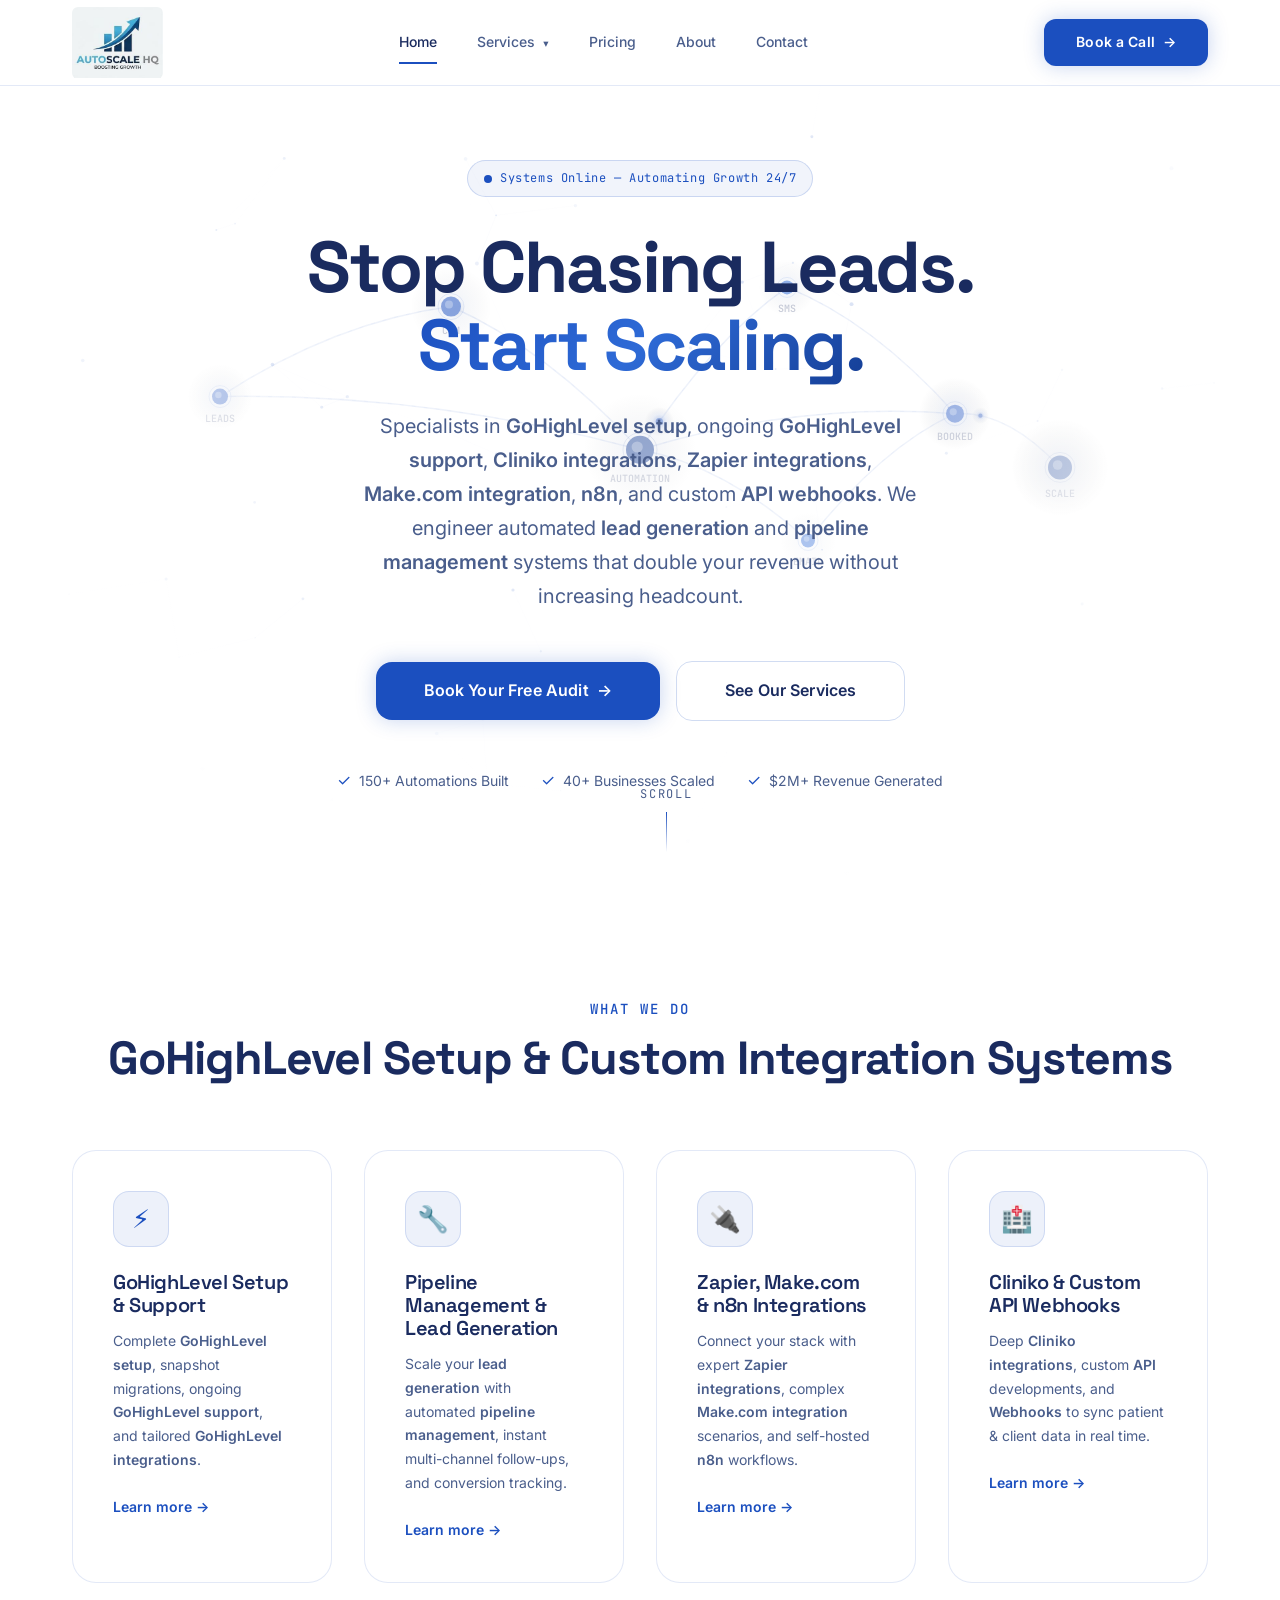
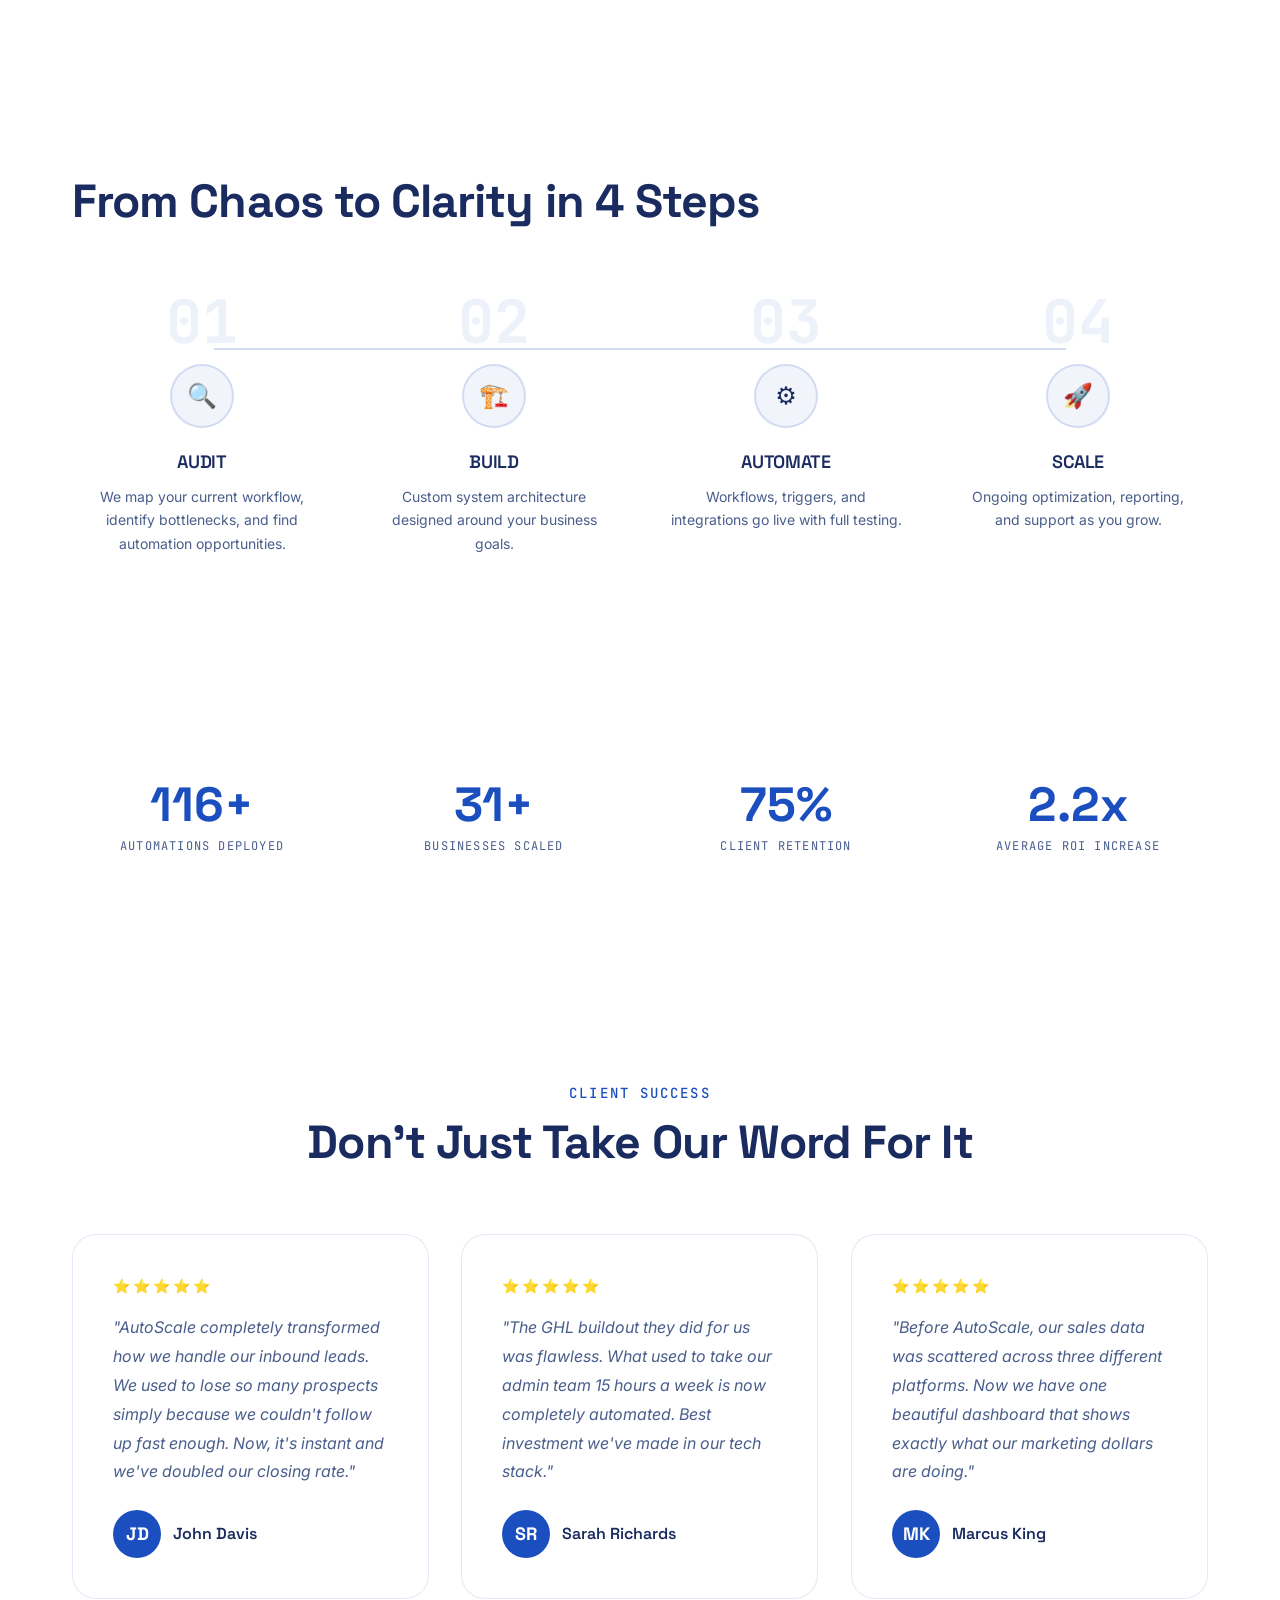
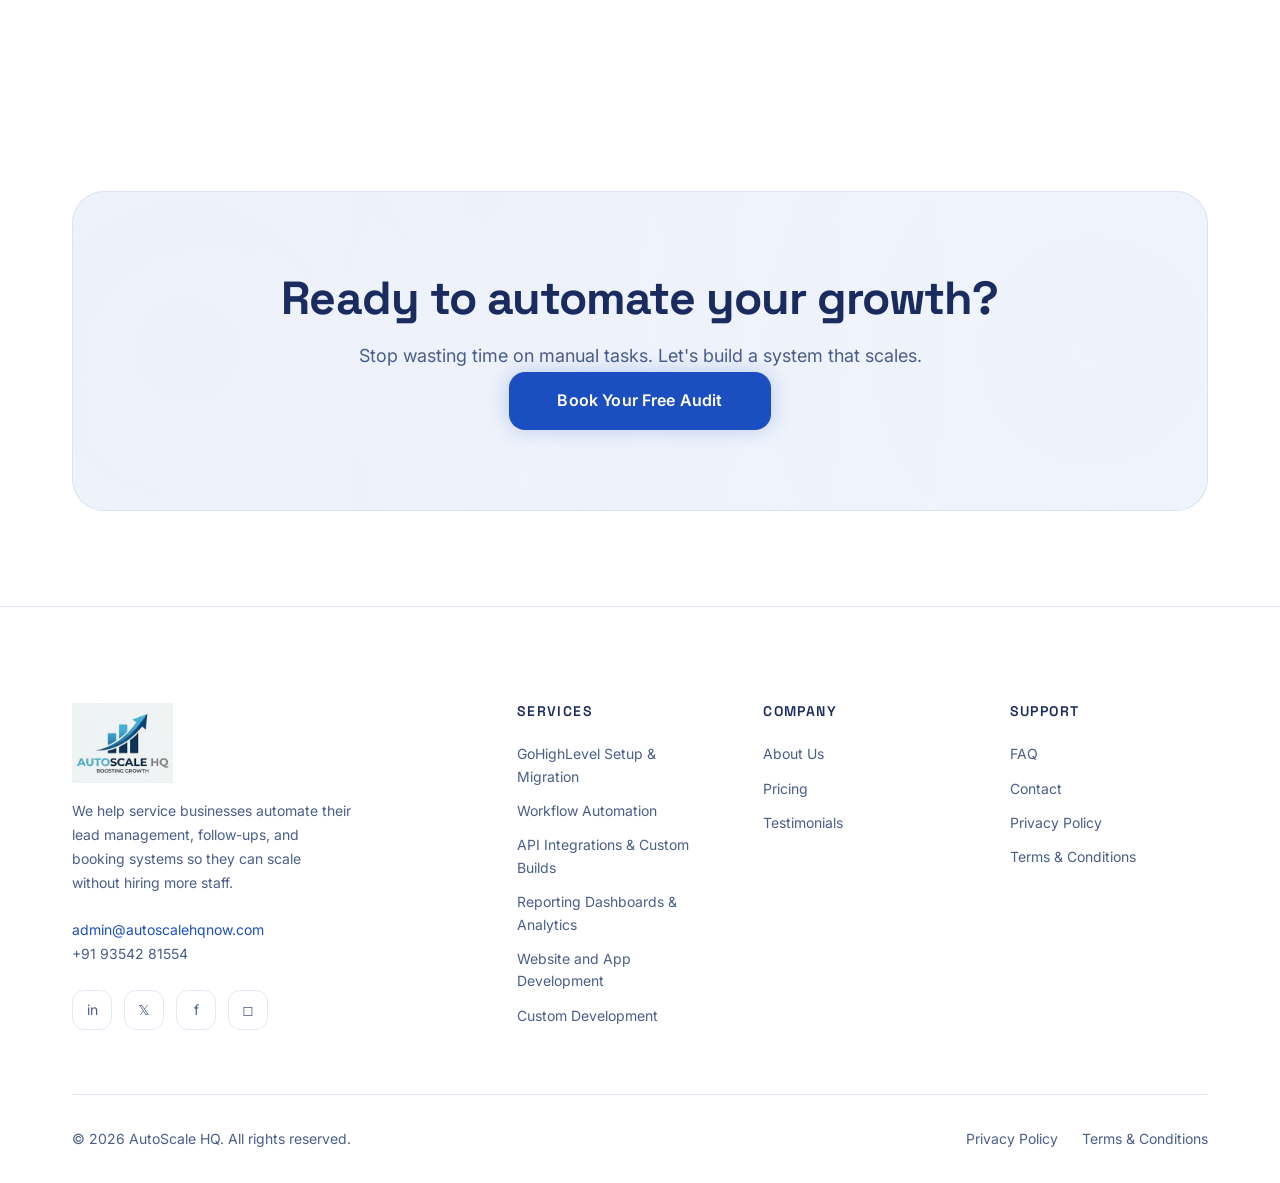
<file: index.html>
<!DOCTYPE html>
<html lang="en">
<head>
  <meta charset="UTF-8">
  <meta name="viewport" content="width=device-width, initial-scale=1.0">
  <title>GoHighLevel Setup &amp; Custom Integration Experts | AutoScale HQ</title>
  <!-- Favicon -->
  <link rel="icon" type="image/png" sizes="32x32" href="assets/favicon-32x32.png">
  <link rel="icon" type="image/png" sizes="16x16" href="assets/favicon-16x16.png">
  <link rel="apple-touch-icon" sizes="180x180" href="assets/apple-touch-icon.png">
  <link rel="shortcut icon" href="favicon.ico">
  <meta name="description" content="Expert GoHighLevel setup, GoHighLevel support, Cliniko integrations, Zapier integrations, Make.com integration, n8n, webhooks, API, pipeline management, and lead generation for growing businesses.">
  <meta name="keywords" content="GoHighLevel, Gohighlevel setup, GohighLevel Support, Cliniko, Cliniko Integrations, GohighLevel Integrations, Pipeline Management, Lead Generation, Custom Integrations, API, Webhooks, Zapier, Zapier Integrations, Make.com, Make.com Integration, n8n">
  <link rel="canonical" href="https://www.autoscalehqnow.com/">

  <!-- Open Graph / Facebook -->
  <meta property="og:type" content="website">
  <meta property="og:url" content="https://www.autoscalehqnow.com/">
  <meta property="og:site_name" content="AutoScale HQ">
  <meta property="og:title" content="GoHighLevel Setup &amp; Custom Integration Experts | AutoScale HQ">
  <meta property="og:description" content="Expert GoHighLevel setup, GoHighLevel support, Cliniko integrations, Zapier integrations, Make.com integration, n8n, webhooks, API, pipeline management, and lead generation.">
  <meta property="og:image" content="https://www.autoscalehqnow.com/assets/logo.png">

  <!-- Twitter -->
  <meta name="twitter:card" content="summary_large_image">
  <meta name="twitter:url" content="https://www.autoscalehqnow.com/">
  <meta name="twitter:title" content="GoHighLevel Setup &amp; Custom Integration Experts | AutoScale HQ">
  <meta name="twitter:description" content="Expert GoHighLevel setup, GoHighLevel support, Cliniko integrations, Zapier integrations, Make.com integration, n8n, webhooks, API, pipeline management, and lead generation.">
  <meta name="twitter:image" content="https://www.autoscalehqnow.com/assets/logo.png">

  <!-- Schema.org JSON-LD for AI & Google Search -->
  <script type="application/ld+json">
  {
    "@context": "https://schema.org",
    "@type": "Organization",
    "name": "AutoScale HQ",
    "url": "https://www.autoscalehqnow.com/",
    "logo": "https://www.autoscalehqnow.com/assets/logo.png",
    "description": "AutoScale HQ provides expert GoHighLevel setup, GoHighLevel support, Cliniko integrations, Zapier integrations, Make.com integration, n8n, API development, and lead generation automation services.",
    "telephone": "+91 93542 81554"
  }
  </script>

  <!-- Fonts & Styles -->
  <link rel="preconnect" href="https://fonts.googleapis.com">
  <link rel="preconnect" href="https://fonts.gstatic.com" crossorigin>
  <link href="https://fonts.googleapis.com/css2?family=Inter:wght@400;500;600;700&family=JetBrains+Mono:wght@400;500&family=Space+Grotesk:wght@500;600;700&display=swap" rel="stylesheet">
  <link rel="stylesheet" href="css/design-system.css">
  <link rel="stylesheet" href="css/components.css">
  <link rel="stylesheet" href="css/animations.css">
  <link rel="stylesheet" href="css/pages.css">
  <link rel="stylesheet" href="css/hero.css">

  <!-- JSON-LD Structured Data -->
  <script type="application/ld+json">
  {
    "@context": "https://schema.org",
    "@type": "ProfessionalService",
    "name": "AutoScale HQ",
    "url": "https://www.autoscalehqnow.com/",
    "logo": "https://www.autoscalehqnow.com/assets/logo.png",
    "image": "https://www.autoscalehqnow.com/assets/logo.png",
    "description": "Expert GoHighLevel Setup, GoHighLevel Support, Cliniko Integrations, Zapier & Make.com Integrations, n8n, API Webhooks, Pipeline Management, and Lead Generation Services.",
    "email": "admin@autoscalehqnow.com",
    "knowsAbout": [
      "GoHighLevel", "Gohighlevel setup", "GohighLevel Support", "Cliniko", "Cliniko Integrations", "GohighLevel Integrations", "Pipeline Management", "Lead Generation", "Custom Integrations", "API", "Webhooks", "Zapier", "Zapier Integrations", "Make.com", "Make.com Integration", "n8n"
    ]
  }
  </script>
</head>
<body>

  <!-- HERO SECTION -->
  <section class="hero" id="hero">
    <canvas id="hero-canvas" class="hero-canvas"></canvas>
    <div class="hero-overlay"></div>
    <div class="hero-content">
      <div class="hero-badge reveal">
        <span class="pulse"></span>
        Systems Online — Automating Growth 24/7
      </div>
      <h1 class="hero-title reveal stagger-1">
        Stop Chasing Leads.<br>
        <span class="highlight">Start Scaling.</span>
      </h1>
      <p class="hero-subtitle reveal stagger-2">Specialists in <strong>GoHighLevel setup</strong>, ongoing <strong>GoHighLevel support</strong>, <strong>Cliniko integrations</strong>, <strong>Zapier integrations</strong>, <strong>Make.com integration</strong>, <strong>n8n</strong>, and custom <strong>API webhooks</strong>. We engineer automated <strong>lead generation</strong> and <strong>pipeline management</strong> systems that double your revenue without increasing headcount.</p>
      <div class="hero-ctas reveal stagger-3">
        <a href="https://calendly.com/autoscalehqnow-info/30min" target="_blank" rel="noopener" id="btn-hero-book" class="btn btn-primary btn-lg btn-magnetic">Book Your Free Audit <span class="arrow">→</span></a>
        <a href="services.html" id="btn-hero-services" class="btn btn-ghost btn-lg">See Our Services</a>
      </div>
      <div class="hero-proof reveal stagger-4">
        <div class="hero-proof-item"><span class="hero-proof-icon">✓</span> 150+ Automations Built</div>
        <div class="hero-proof-item"><span class="hero-proof-icon">✓</span> 40+ Businesses Scaled</div>
        <div class="hero-proof-item"><span class="hero-proof-icon">✓</span> $2M+ Revenue Generated</div>
      </div>
    </div>
    <div class="hero-scroll reveal stagger-5">
      <span>Scroll</span>
      <div class="hero-scroll-line"></div>
    </div>
  </section>

  <!-- SERVICES OVERVIEW SECTION -->
  <section class="section section-dark" id="services-overview">
    <div class="container">
      <div class="section-header text-center reveal">
        <div class="section-label">What We Do</div>
        <h2 class="section-title">GoHighLevel Setup &amp; Custom Integration Systems</h2>
      </div>
      
      <div class="grid grid-4 gap-6" data-stagger>
        <!-- Service 1 -->
        <div class="card-glass reveal">
          <div class="card-icon">⚡</div>
          <h3 class="card-title">GoHighLevel Setup &amp; Support</h3>
          <p class="card-text">Complete <strong>GoHighLevel setup</strong>, snapshot migrations, ongoing <strong>GoHighLevel support</strong>, and tailored <strong>GoHighLevel integrations</strong>.</p>
          <a href="service-ghl.html" id="link-service-ghl" class="card-link">Learn more →</a>
        </div>
        
        <!-- Service 2 -->
        <div class="card-glass reveal">
          <div class="card-icon">🔧</div>
          <h3 class="card-title">Pipeline Management &amp; Lead Generation</h3>
          <p class="card-text">Scale your <strong>lead generation</strong> with automated <strong>pipeline management</strong>, instant multi-channel follow-ups, and conversion tracking.</p>
          <a href="service-automation.html" id="link-service-workflow" class="card-link">Learn more →</a>
        </div>
        
        <!-- Service 3 -->
        <div class="card-glass reveal">
          <div class="card-icon">🔌</div>
          <h3 class="card-title">Zapier, Make.com &amp; n8n Integrations</h3>
          <p class="card-text">Connect your stack with expert <strong>Zapier integrations</strong>, complex <strong>Make.com integration</strong> scenarios, and self-hosted <strong>n8n</strong> workflows.</p>
          <a href="service-automation.html" id="link-service-api" class="card-link">Learn more →</a>
        </div>
        
        <!-- Service 4 -->
        <div class="card-glass reveal">
          <div class="card-icon">🏥</div>
          <h3 class="card-title">Cliniko &amp; Custom API Webhooks</h3>
          <p class="card-text">Deep <strong>Cliniko integrations</strong>, custom <strong>API</strong> developments, and <strong>Webhooks</strong> to sync patient &amp; client data in real time.</p>
          <a href="services.html" id="link-service-analytics" class="card-link">Learn more →</a>
        </div>
      </div>
    </div>
  </section>

  <!-- PROCESS SECTION -->
  <section class="section section-medium" id="process">
    <div class="container">
      <div class="section-header reveal">
        <h2 class="section-title">From Chaos to Clarity in 4 Steps</h2>
      </div>
      
      <div class="process-grid" data-stagger>
        <!-- Step 1 -->
        <div class="process-step reveal">
          <div class="process-number">01</div>
          <div class="process-icon">🔍</div>
          <h3 class="process-title">AUDIT</h3>
          <p class="process-text">We map your current workflow, identify bottlenecks, and find automation opportunities.</p>
        </div>
        
        <!-- Step 2 -->
        <div class="process-step reveal">
          <div class="process-number">02</div>
          <div class="process-icon">🏗️</div>
          <h3 class="process-title">BUILD</h3>
          <p class="process-text">Custom system architecture designed around your business goals.</p>
        </div>
        
        <!-- Step 3 -->
        <div class="process-step reveal">
          <div class="process-number">03</div>
          <div class="process-icon">⚙️</div>
          <h3 class="process-title">AUTOMATE</h3>
          <p class="process-text">Workflows, triggers, and integrations go live with full testing.</p>
        </div>
        
        <!-- Step 4 -->
        <div class="process-step reveal">
          <div class="process-number">04</div>
          <div class="process-icon">🚀</div>
          <h3 class="process-title">SCALE</h3>
          <p class="process-text">Ongoing optimization, reporting, and support as you grow.</p>
        </div>
      </div>
    </div>
  </section>

  <!-- RESULTS / PROOF SECTION -->
  <section class="section section-dark" id="results">
    <div class="container">
      <div class="stats-grid" data-stagger>
        <div class="stat-item reveal">
          <div class="stat-number" data-count="150" data-suffix="+">150+</div>
          <div class="stat-label">Automations Deployed</div>
        </div>
        <div class="stat-item reveal">
          <div class="stat-number" data-count="40" data-suffix="+">40+</div>
          <div class="stat-label">Businesses Scaled</div>
        </div>
        <div class="stat-item reveal">
          <div class="stat-number" data-count="97" data-suffix="%">97%</div>
          <div class="stat-label">Client Retention</div>
        </div>
        <div class="stat-item reveal">
          <div class="stat-number" data-count="3" data-suffix=".2x">3.2x</div>
          <div class="stat-label">Average ROI Increase</div>
        </div>
      </div>
    </div>
  </section>

  <!-- TESTIMONIAL SPOTLIGHT SECTION -->
  <section class="section section-medium" id="testimonials">
    <div class="container">
      <div class="section-header text-center reveal">
        <div class="section-label">Client Success</div>
        <h2 class="section-title">Don't Just Take Our Word For It</h2>
      </div>
      
      <div class="grid grid-3 gap-6" data-stagger>
        <div class="testimonial-card reveal">
          <div class="testimonial-stars">⭐⭐⭐⭐⭐</div>
          <div class="testimonial-quote">"AutoScale completely transformed how we handle our inbound leads. We used to lose so many prospects simply because we couldn't follow up fast enough. Now, it's instant and we've doubled our closing rate."</div>
          <div class="testimonial-author">
            <div class="testimonial-avatar">JD</div>
            <div class="testimonial-name">John Davis</div>
          </div>
        </div>

        <div class="testimonial-card reveal">
          <div class="testimonial-stars">⭐⭐⭐⭐⭐</div>
          <div class="testimonial-quote">"The GHL buildout they did for us was flawless. What used to take our admin team 15 hours a week is now completely automated. Best investment we've made in our tech stack."</div>
          <div class="testimonial-author">
            <div class="testimonial-avatar">SR</div>
            <div class="testimonial-name">Sarah Richards</div>
          </div>
        </div>

        <div class="testimonial-card reveal">
          <div class="testimonial-stars">⭐⭐⭐⭐⭐</div>
          <div class="testimonial-quote">"Before AutoScale, our sales data was scattered across three different platforms. Now we have one beautiful dashboard that shows exactly what our marketing dollars are doing."</div>
          <div class="testimonial-author">
            <div class="testimonial-avatar">MK</div>
            <div class="testimonial-name">Marcus King</div>
          </div>
        </div>
      </div>
    </div>
  </section>

  <!-- CTA BANNER SECTION -->
  <section class="section section-dark" id="cta-banner-section">
    <div class="container">
      <div class="cta-banner reveal">
        <h2 class="section-title">Ready to automate your growth?</h2>
        <p class="section-subtitle">Stop wasting time on manual tasks. Let's build a system that scales.</p>
        <a href="https://calendly.com/autoscalehqnow-info/30min" target="_blank" rel="noopener" id="btn-bottom-cta" class="btn btn-primary btn-lg btn-magnetic">Book Your Free Audit</a>
      </div>
    </div>
  </section>

  <script src="js/node-graph.js"></script>
  <script src="js/components.js"></script>
  <script src="js/animations.js"></script>
</body>
</html>
</file>
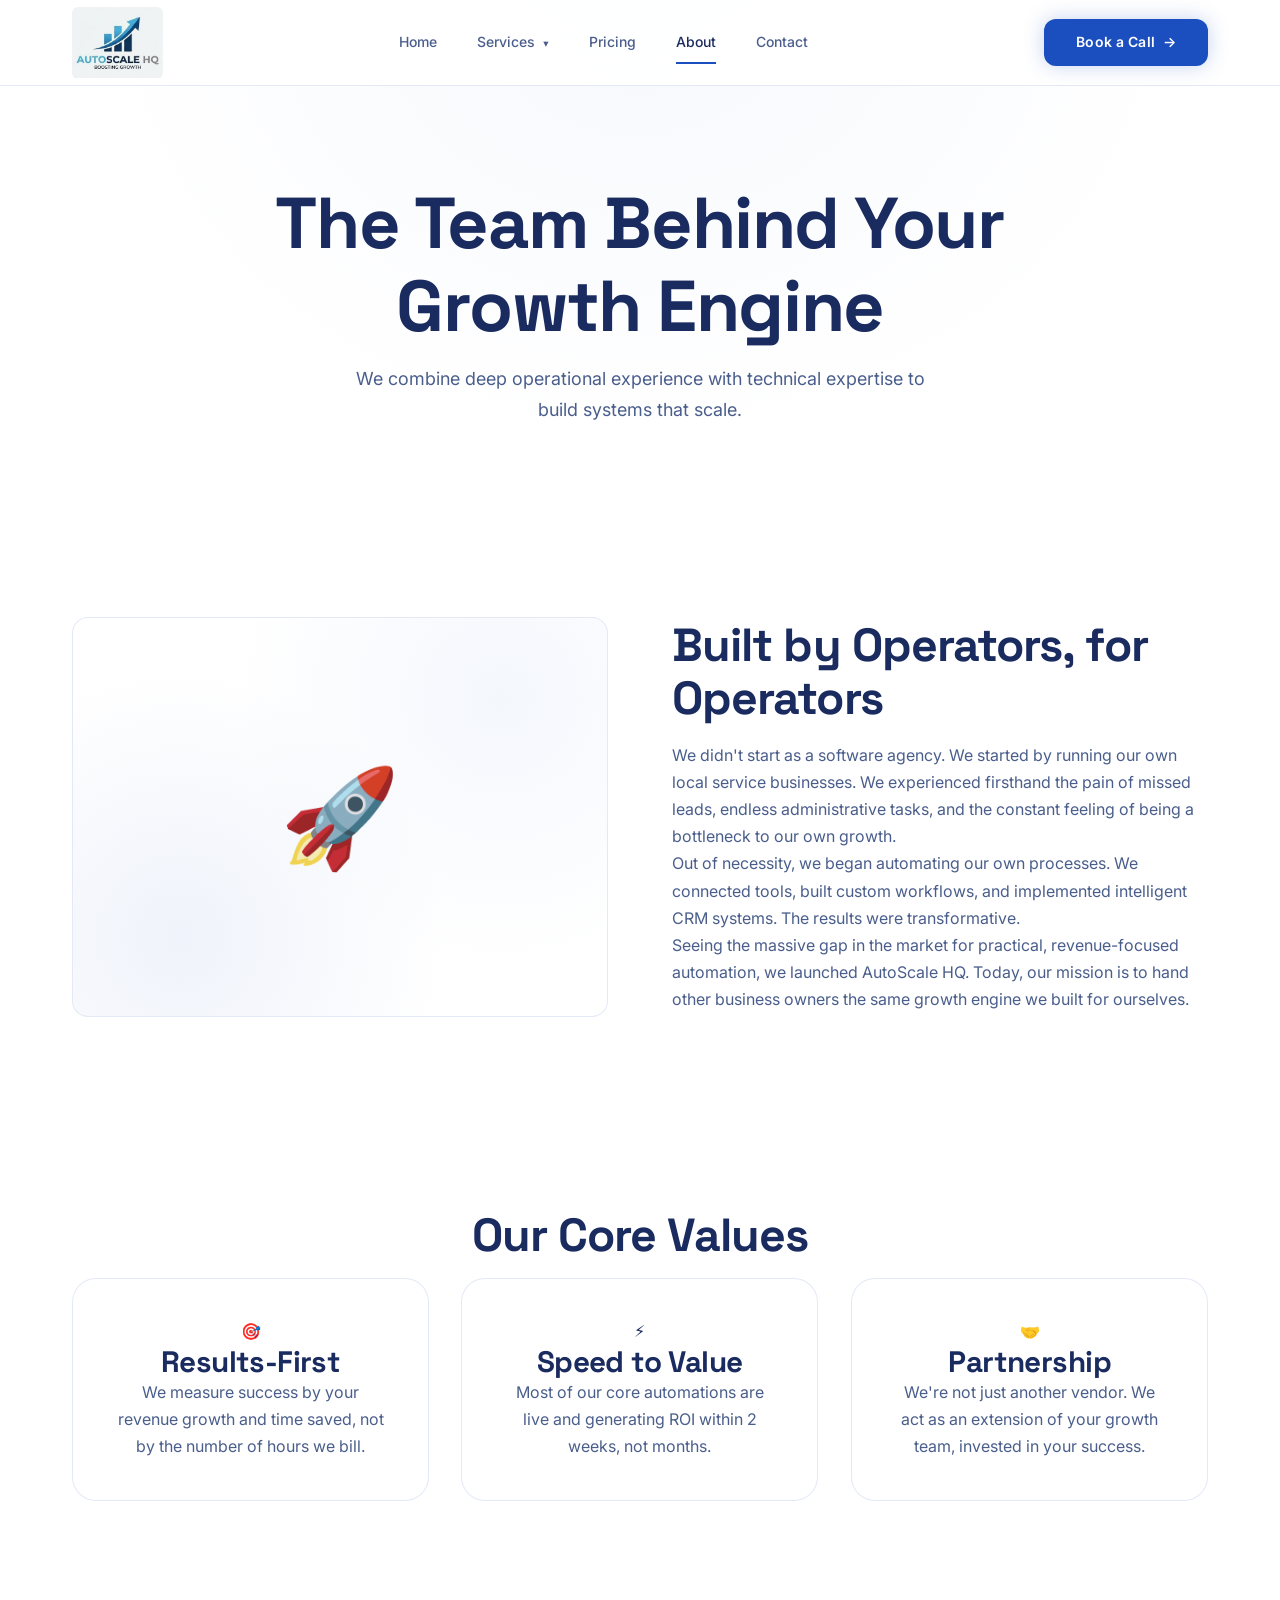
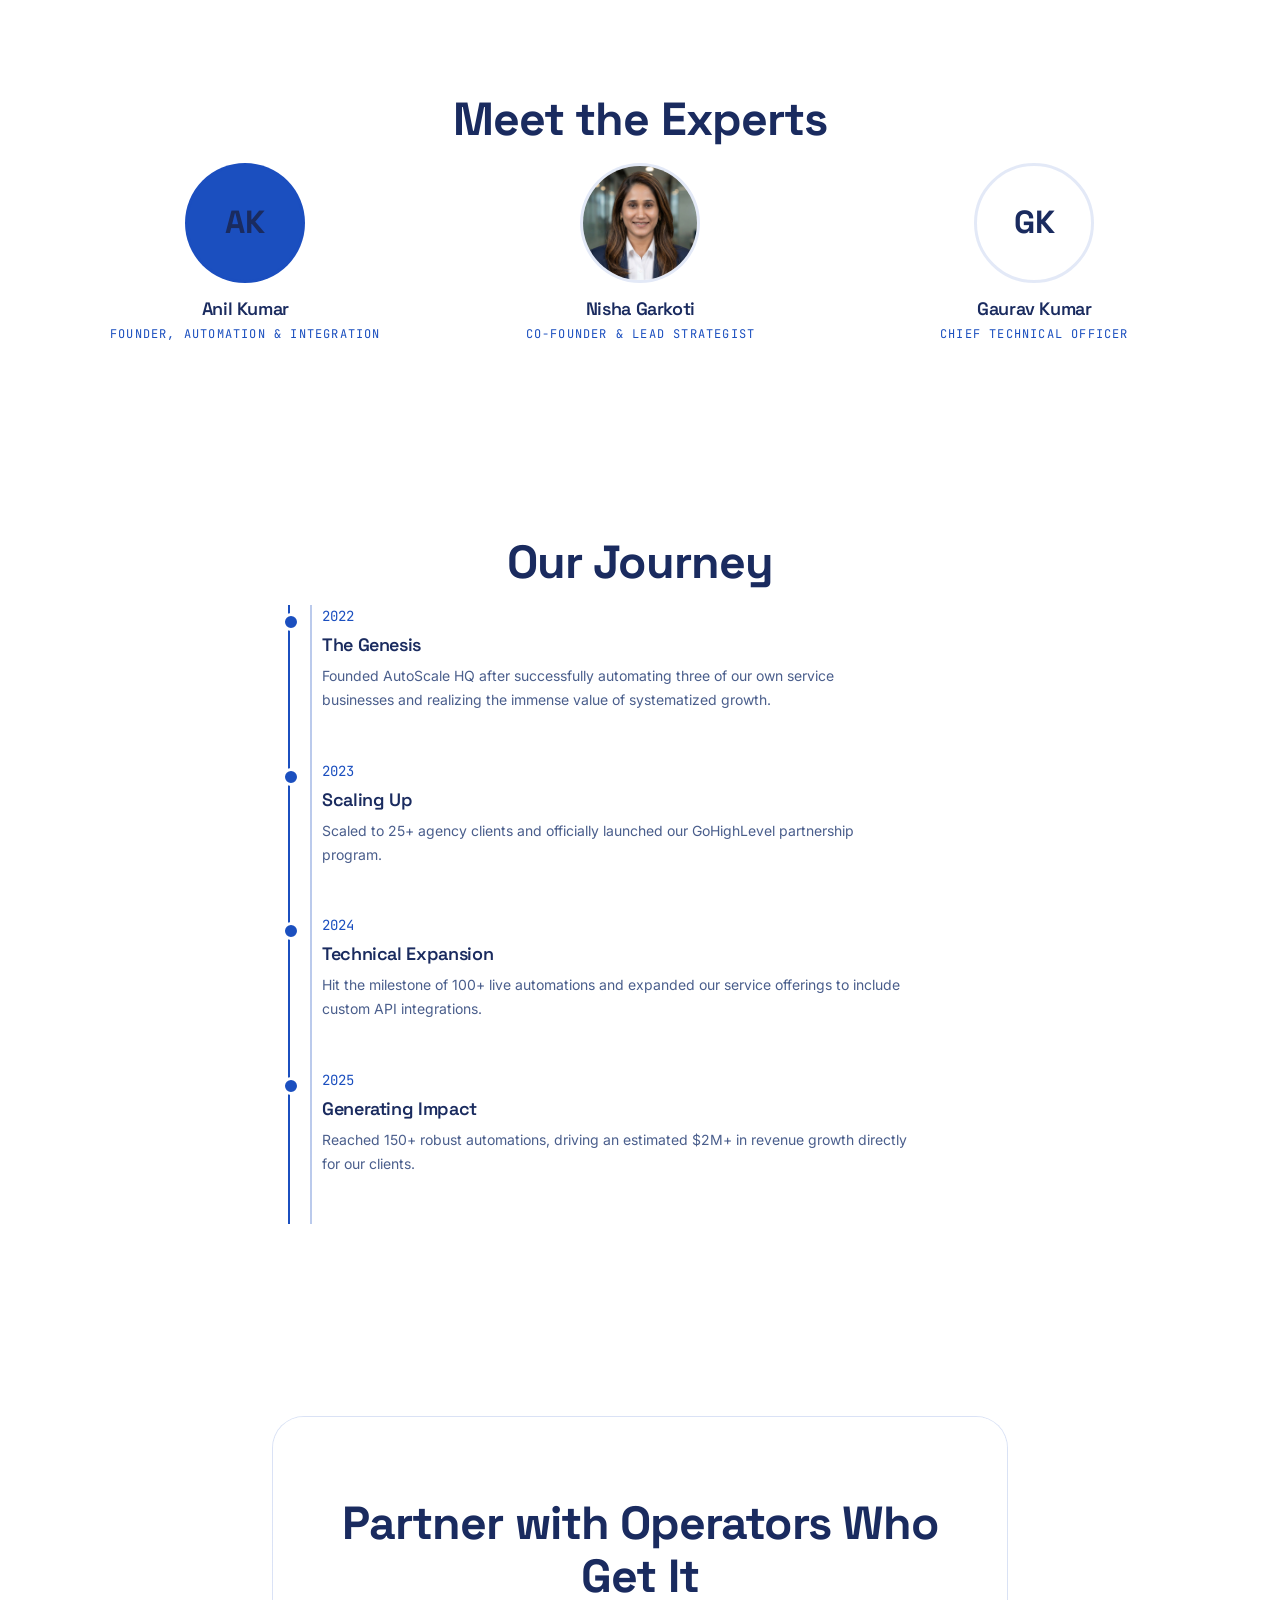
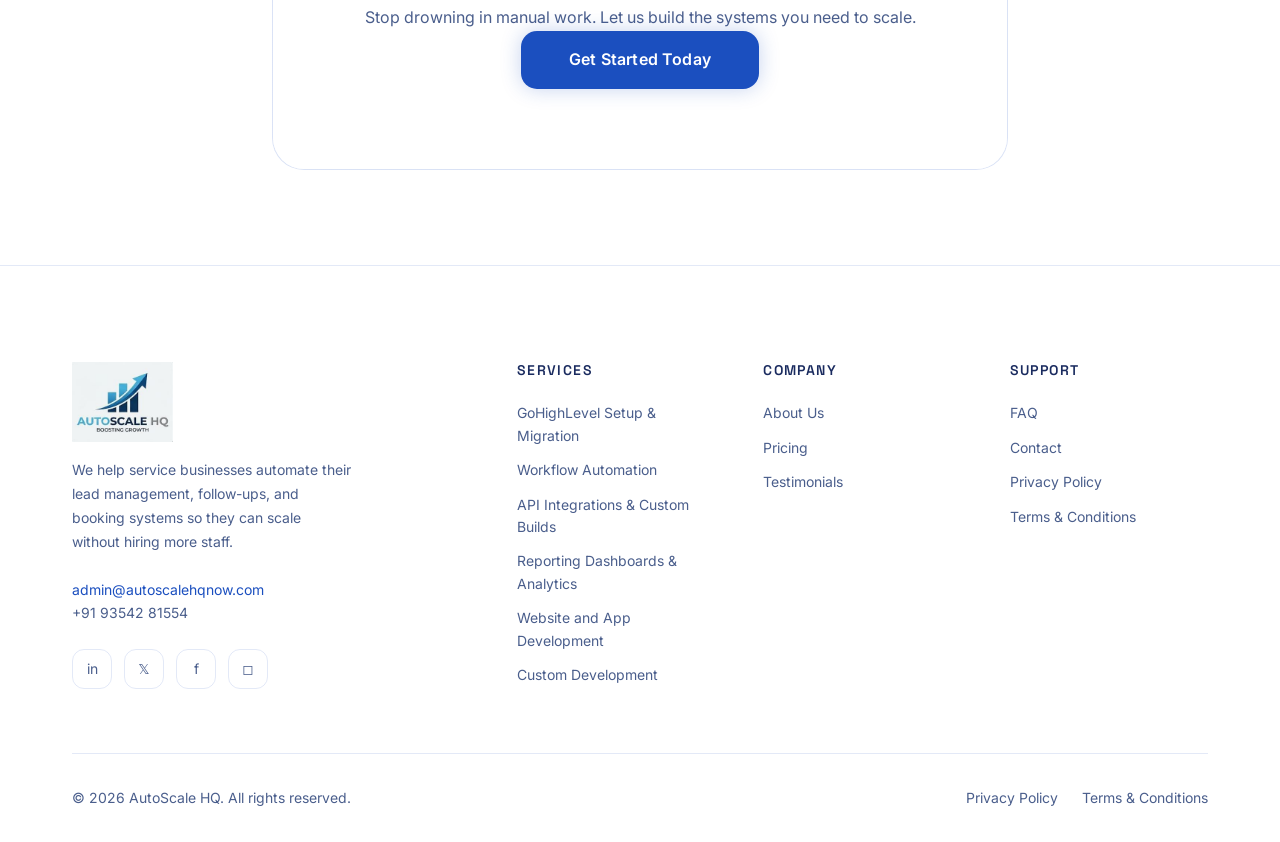
<file: about.html>
<!DOCTYPE html>
<html lang="en">
<head>
  <meta charset="UTF-8">
  <meta name="viewport" content="width=device-width, initial-scale=1.0">
  <title>About Us — GoHighLevel &amp; Integration Specialists | AutoScale HQ</title>
  <!-- Favicon -->
  <link rel="icon" type="image/png" sizes="32x32" href="assets/favicon-32x32.png">
  <link rel="icon" type="image/png" sizes="16x16" href="assets/favicon-16x16.png">
  <link rel="apple-touch-icon" sizes="180x180" href="assets/apple-touch-icon.png">
  <link rel="shortcut icon" href="favicon.ico">
  <meta name="description" content="Meet the team behind AutoScale HQ. Experts in GoHighLevel setup, GoHighLevel support, Cliniko integrations, Zapier integrations, Make.com integration, n8n, and webhooks.">
  <meta name="keywords" content="GoHighLevel, Gohighlevel setup, GohighLevel Support, Cliniko, Cliniko Integrations, GohighLevel Integrations, Pipeline Management, Lead Generation, Custom Integrations, API, Webhooks, Zapier, Zapier Integrations, Make.com, Make.com Integration, n8n">
  <link rel="canonical" href="https://www.autoscalehqnow.com/about.html">

  <!-- Open Graph -->
  <meta property="og:type" content="website">
  <meta property="og:url" content="https://www.autoscalehqnow.com/about.html">
  <meta property="og:site_name" content="AutoScale HQ">
  <meta property="og:title" content="About Us — GoHighLevel &amp; Integration Specialists | AutoScale HQ">
  <meta property="og:description" content="Meet the team behind AutoScale HQ. Experts in GoHighLevel setup, GoHighLevel support, Cliniko integrations, Zapier integrations, Make.com integration, n8n, and webhooks.">
  <meta property="og:image" content="https://www.autoscalehqnow.com/assets/logo.png">

  <!-- Twitter -->
  <meta name="twitter:card" content="summary_large_image">
  <meta name="twitter:url" content="https://www.autoscalehqnow.com/about.html">
  <meta name="twitter:title" content="About Us — GoHighLevel &amp; Integration Specialists | AutoScale HQ">
  <meta name="twitter:description" content="Meet the team behind AutoScale HQ. Experts in GoHighLevel setup, GoHighLevel support, Cliniko integrations, Zapier integrations, Make.com integration, n8n, and webhooks.">
  <meta name="twitter:image" content="https://www.autoscalehqnow.com/assets/logo.png">

  <link rel="preconnect" href="https://fonts.googleapis.com">
  <link rel="preconnect" href="https://fonts.gstatic.com" crossorigin>
  <link href="https://fonts.googleapis.com/css2?family=Inter:wght@400;500;600;700&family=JetBrains+Mono:wght@400;500&family=Space+Grotesk:wght@500;600;700&display=swap" rel="stylesheet">
  <link rel="stylesheet" href="css/design-system.css">
  <link rel="stylesheet" href="css/components.css">
  <link rel="stylesheet" href="css/animations.css">
  <link rel="stylesheet" href="css/pages.css">

  <script type="application/ld+json">
  {
    "@context": "https://schema.org",
    "@type": "AboutPage",
    "name": "About AutoScale HQ",
    "url": "https://www.autoscalehqnow.com/about.html",
    "description": "Learn about AutoScale HQ's specialized engineering team for GoHighLevel setup, GoHighLevel support, Cliniko integrations, Zapier integrations, Make.com integration, n8n, and custom API webhooks."
  }
  </script>
</head>
<body>

  <!-- PAGE HERO -->
  <header class="section section-dark page-hero">
    <div class="container container-narrow text-center" data-stagger>
      <h1 class="section-title reveal">The Team Behind Your Growth Engine</h1>
      <p class="section-subtitle reveal">We combine deep operational experience with technical expertise to build systems that scale.</p>
    </div>
  </header>

  <!-- STORY -->
  <section class="section section-dark" id="story">
    <div class="container">
      <div class="about-story grid grid-2 gap-8 items-center">
        <div class="about-image-placeholder reveal-left" style="background: var(--color-surface); height: 400px; display: flex; align-items: center; justify-content: center; border-radius: 16px;">
          <span style="font-size: 6rem;">🚀</span>
        </div>
        <div class="reveal-right">
          <h2 class="section-title mb-6">Built by Operators, for Operators</h2>
          <p class="text-lg text-muted mb-4">We didn't start as a software agency. We started by running our own local service businesses. We experienced firsthand the pain of missed leads, endless administrative tasks, and the constant feeling of being a bottleneck to our own growth.</p>
          <p class="text-lg text-muted mb-4">Out of necessity, we began automating our own processes. We connected tools, built custom workflows, and implemented intelligent CRM systems. The results were transformative.</p>
          <p class="text-lg text-muted">Seeing the massive gap in the market for practical, revenue-focused automation, we launched AutoScale HQ. Today, our mission is to hand other business owners the same growth engine we built for ourselves.</p>
        </div>
      </div>
    </div>
  </section>

  <!-- VALUES -->
  <section class="section section-medium" id="values">
    <div class="container">
      <div class="text-center mb-12">
        <h2 class="section-title reveal">Our Core Values</h2>
      </div>
      <div class="values-grid grid grid-3 gap-6" data-stagger>
        <div class="value-card card-glass p-8 rounded-xl reveal-scale">
          <div class="text-4xl mb-4">🎯</div>
          <h3 class="text-xl font-bold mb-3">Results-First</h3>
          <p class="text-muted">We measure success by your revenue growth and time saved, not by the number of hours we bill.</p>
        </div>
        <div class="value-card card-glass p-8 rounded-xl reveal-scale">
          <div class="text-4xl mb-4">⚡</div>
          <h3 class="text-xl font-bold mb-3">Speed to Value</h3>
          <p class="text-muted">Most of our core automations are live and generating ROI within 2 weeks, not months.</p>
        </div>
        <div class="value-card card-glass p-8 rounded-xl reveal-scale">
          <div class="text-4xl mb-4">🤝</div>
          <h3 class="text-xl font-bold mb-3">Partnership</h3>
          <p class="text-muted">We're not just another vendor. We act as an extension of your growth team, invested in your success.</p>
        </div>
      </div>
    </div>
  </section>

  <!-- TEAM -->
  <section class="section section-dark" id="team">
    <div class="container">
      <div class="text-center mb-12">
        <h2 class="section-title reveal">Meet the Experts</h2>
      </div>
      <div class="grid grid-3 gap-8" data-stagger>
        <div class="team-card text-center reveal-scale">
          <div class="team-avatar mx-auto mb-4" style="width: 120px; height: 120px; background: var(--color-amber); border-radius: 50%; display: flex; align-items: center; justify-content: center; font-size: 2rem; font-weight: bold; color: var(--color-bg);">AK</div>
          <h3 class="team-name text-xl font-bold">Anil Kumar</h3>
          <p class="team-role text-amber mt-1">Founder, Automation &amp; Integration</p>
        </div>
        <div class="team-card text-center reveal-scale">
          <div class="team-avatar mx-auto mb-4" style="width: 120px; height: 120px; border-radius: 50%; overflow: hidden;"><img src="assets/nisha-garkoti.jpg" alt="Nisha Garkoti" style="width: 100%; height: 100%; object-fit: cover;"></div>
          <h3 class="team-name text-xl font-bold">Nisha Garkoti</h3>
          <p class="team-role text-teal mt-1">Co-Founder &amp; Lead Strategist</p>
        </div>
        <div class="team-card text-center reveal-scale">
          <div class="team-avatar mx-auto mb-4" style="width: 120px; height: 120px; background: var(--color-surface-light); border-radius: 50%; display: flex; align-items: center; justify-content: center; font-size: 2rem; font-weight: bold; color: var(--color-text);">GK</div>
          <h3 class="team-name text-xl font-bold">Gaurav Kumar</h3>
          <p class="team-role text-muted mt-1">Chief Technical Officer</p>
        </div>
      </div>
    </div>
  </section>

  <!-- TIMELINE -->
  <section class="section section-medium" id="timeline">
    <div class="container container-narrow">
      <div class="text-center mb-12">
        <h2 class="section-title reveal">Our Journey</h2>
      </div>
      <div class="timeline" style="border-left: 2px solid var(--color-teal); padding-left: 2rem; margin-left: 1rem;" data-stagger>
        
        <div class="timeline-item mb-8 relative reveal-left">
          <div class="timeline-dot absolute w-4 h-4 rounded-full bg-teal" style="left: -2.5rem; top: 0.5rem;"></div>
          <div class="timeline-year text-teal font-mono font-bold mb-2">2022</div>
          <h3 class="timeline-title text-xl font-bold mb-2">The Genesis</h3>
          <p class="timeline-text text-muted">Founded AutoScale HQ after successfully automating three of our own service businesses and realizing the immense value of systematized growth.</p>
        </div>

        <div class="timeline-item mb-8 relative reveal-left">
          <div class="timeline-dot absolute w-4 h-4 rounded-full bg-amber" style="left: -2.5rem; top: 0.5rem;"></div>
          <div class="timeline-year text-amber font-mono font-bold mb-2">2023</div>
          <h3 class="timeline-title text-xl font-bold mb-2">Scaling Up</h3>
          <p class="timeline-text text-muted">Scaled to 25+ agency clients and officially launched our GoHighLevel partnership program.</p>
        </div>

        <div class="timeline-item mb-8 relative reveal-left">
          <div class="timeline-dot absolute w-4 h-4 rounded-full bg-teal" style="left: -2.5rem; top: 0.5rem;"></div>
          <div class="timeline-year text-teal font-mono font-bold mb-2">2024</div>
          <h3 class="timeline-title text-xl font-bold mb-2">Technical Expansion</h3>
          <p class="timeline-text text-muted">Hit the milestone of 100+ live automations and expanded our service offerings to include custom API integrations.</p>
        </div>

        <div class="timeline-item relative reveal-left">
          <div class="timeline-dot absolute w-4 h-4 rounded-full bg-amber" style="left: -2.5rem; top: 0.5rem;"></div>
          <div class="timeline-year text-amber font-mono font-bold mb-2">2025</div>
          <h3 class="timeline-title text-xl font-bold mb-2">Generating Impact</h3>
          <p class="timeline-text text-muted">Reached 150+ robust automations, driving an estimated $2M+ in revenue growth directly for our clients.</p>
        </div>

      </div>
    </div>
  </section>

  <!-- CTA BANNER -->
  <section class="section section-gradient">
    <div class="container container-narrow text-center">
      <div class="cta-banner card-glow p-12 rounded-2xl reveal-scale">
        <h2 class="text-3xl font-bold mb-4">Partner with Operators Who Get It</h2>
        <p class="text-lg mb-8 text-muted">Stop drowning in manual work. Let us build the systems you need to scale.</p>
        <a href="https://calendly.com/autoscalehqnow-info/30min" target="_blank" rel="noopener" class="btn btn-primary btn-lg btn-magnetic">Get Started Today</a>
      </div>
    </div>
  </section>

  <script src="js/components.js"></script>
  <script src="js/animations.js"></script>
</body>
</html>
</file>
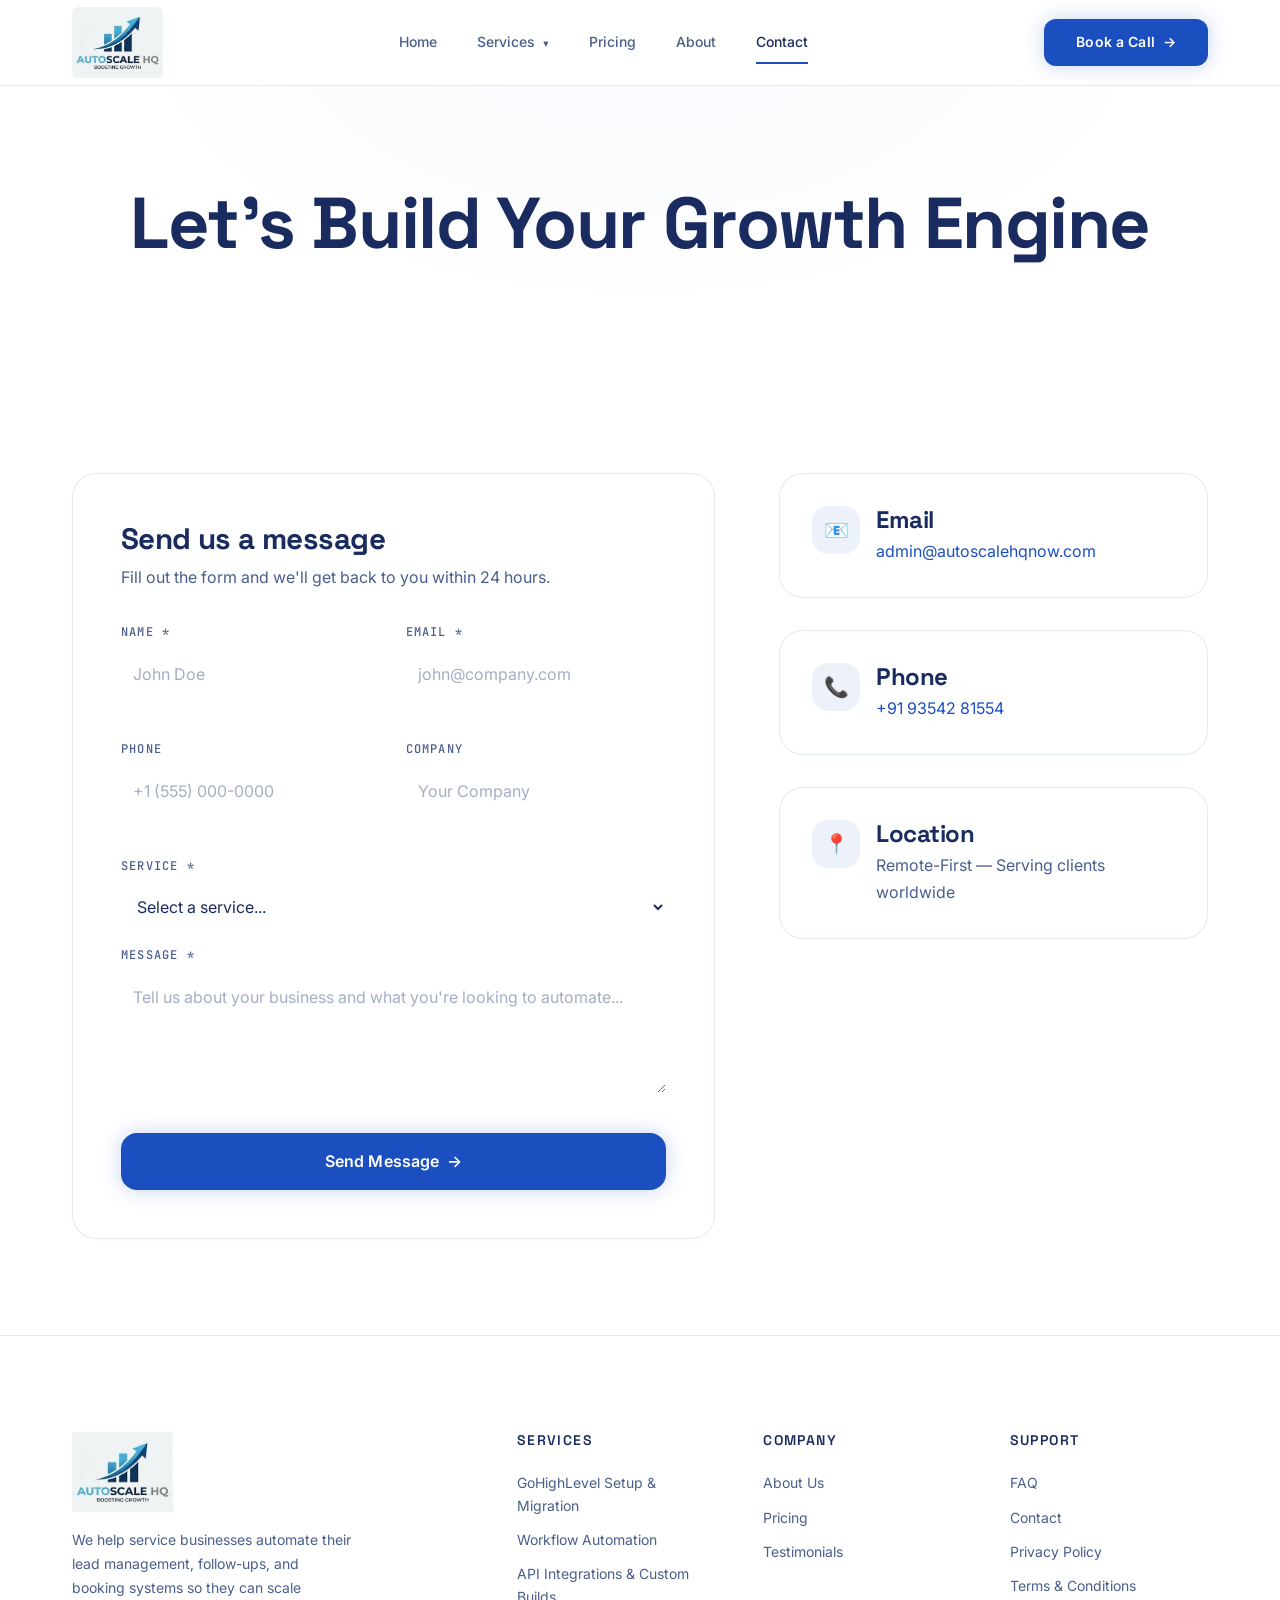
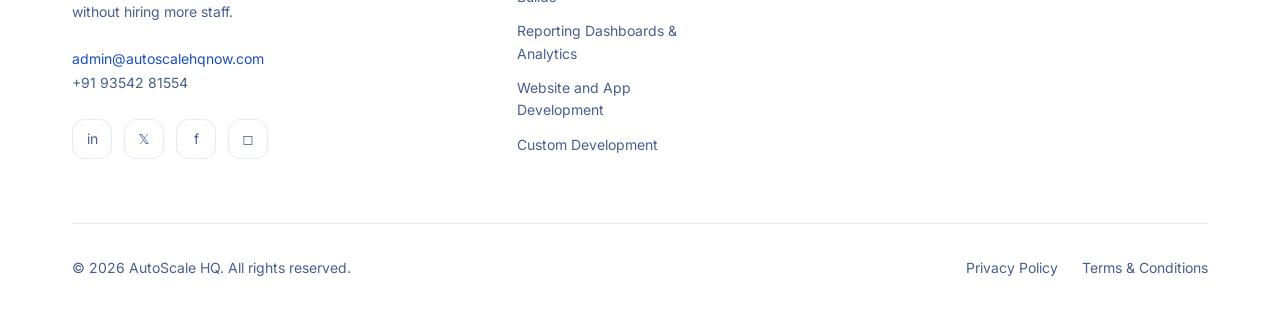
<file: contact.html>
<!DOCTYPE html>
<html lang="en">
<head>
  <meta charset="UTF-8">
  <meta name="viewport" content="width=device-width, initial-scale=1.0">
  <title>Contact Us — GoHighLevel &amp; Integration Consultation | AutoScale HQ</title>
  <!-- Favicon -->
  <link rel="icon" type="image/png" sizes="32x32" href="assets/favicon-32x32.png">
  <link rel="icon" type="image/png" sizes="16x16" href="assets/favicon-16x16.png">
  <link rel="apple-touch-icon" sizes="180x180" href="assets/apple-touch-icon.png">
  <link rel="shortcut icon" href="favicon.ico">
  <meta name="description" content="Get in touch with AutoScale HQ for expert GoHighLevel setup, GoHighLevel support, Cliniko integrations, Zapier integrations, Make.com integration, and n8n services.">
  <meta name="keywords" content="GoHighLevel, Gohighlevel setup, GohighLevel Support, Cliniko, Cliniko Integrations, GohighLevel Integrations, Pipeline Management, Lead Generation, Custom Integrations, API, Webhooks, Zapier, Zapier Integrations, Make.com, Make.com Integration, n8n">
  <link rel="canonical" href="https://www.autoscalehqnow.com/contact.html">

  <!-- Open Graph -->
  <meta property="og:type" content="website">
  <meta property="og:url" content="https://www.autoscalehqnow.com/contact.html">
  <meta property="og:site_name" content="AutoScale HQ">
  <meta property="og:title" content="Contact Us — GoHighLevel &amp; Integration Consultation | AutoScale HQ">
  <meta property="og:description" content="Get in touch with AutoScale HQ for expert GoHighLevel setup, GoHighLevel support, Cliniko integrations, Zapier integrations, Make.com integration, and n8n.">
  <meta property="og:image" content="https://www.autoscalehqnow.com/assets/logo.png">

  <!-- Twitter -->
  <meta name="twitter:card" content="summary_large_image">
  <meta name="twitter:url" content="https://www.autoscalehqnow.com/contact.html">
  <meta name="twitter:title" content="Contact Us — GoHighLevel &amp; Integration Consultation | AutoScale HQ">
  <meta name="twitter:description" content="Get in touch with AutoScale HQ for expert GoHighLevel setup, GoHighLevel support, Cliniko integrations, Zapier integrations, Make.com integration, and n8n.">
  <meta name="twitter:image" content="https://www.autoscalehqnow.com/assets/logo.png">

  <link rel="preconnect" href="https://fonts.googleapis.com">
  <link rel="preconnect" href="https://fonts.gstatic.com" crossorigin>
  <link href="https://fonts.googleapis.com/css2?family=Inter:wght@400;500;600;700&family=JetBrains+Mono:wght@400;500&family=Space+Grotesk:wght@500;600;700&display=swap" rel="stylesheet">
  <link rel="stylesheet" href="css/design-system.css">
  <link rel="stylesheet" href="css/components.css">
  <link rel="stylesheet" href="css/animations.css">
  <link rel="stylesheet" href="css/pages.css">

  <script type="application/ld+json">
  {
    "@context": "https://schema.org",
    "@type": "ContactPage",
    "name": "Contact AutoScale HQ",
    "url": "https://www.autoscalehqnow.com/contact.html",
    "description": "Contact AutoScale HQ for GoHighLevel setup, GoHighLevel support, Cliniko integrations, Zapier integrations, Make.com integration, and n8n workflows.",
    "email": "admin@autoscalehqnow.com"
  }
  </script>
</head>
<body>
  <!-- PAGE HERO -->
  <header class="section page-hero section-dark">
    <div class="container text-center">
      <h1 class="section-title reveal">Let's Build Your Growth Engine</h1>
    </div>
  </header>

  <!-- CONTACT SPLIT -->
  <section class="section section-dark">
    <div class="container">
      <div class="contact-split grid grid-2 gap-8 reveal">
        <!-- LEFT: Form -->
        <div class="contact-form-card card-glass" style="padding: var(--space-8);">
          <div class="form-content">
            <h3 style="margin-bottom: var(--space-2);">Send us a message</h3>
            <p class="text-muted" style="margin-bottom: var(--space-6);">Fill out the form and we'll get back to you within 24 hours.</p>
            <form id="contact-form">
              <div class="form-row grid grid-2 gap-4" style="margin-bottom: var(--space-4);">
                <div class="form-group">
                  <label class="form-label text-sm text-muted block" style="margin-bottom: var(--space-2);" for="name">Name *</label>
                  <input type="text" id="name" name="name" class="form-input w-full" placeholder="John Doe" required style="padding: var(--space-3); border-radius: var(--radius-sm); border: 1px solid var(--gray-700); background: var(--gray-800); color: var(--white);">
                  <span class="form-error text-amber text-xs hidden"></span>
                </div>
                <div class="form-group">
                  <label class="form-label text-sm text-muted block" style="margin-bottom: var(--space-2);" for="email">Email *</label>
                  <input type="email" id="email" name="email" class="form-input w-full" placeholder="john@company.com" required style="padding: var(--space-3); border-radius: var(--radius-sm); border: 1px solid var(--gray-700); background: var(--gray-800); color: var(--white);">
                  <span class="form-error text-amber text-xs hidden"></span>
                </div>
              </div>
              <div class="form-row grid grid-2 gap-4" style="margin-bottom: var(--space-4);">
                <div class="form-group">
                  <label class="form-label text-sm text-muted block" style="margin-bottom: var(--space-2);" for="phone">Phone</label>
                  <input type="tel" id="phone" name="phone" class="form-input w-full" placeholder="+1 (555) 000-0000" style="padding: var(--space-3); border-radius: var(--radius-sm); border: 1px solid var(--gray-700); background: var(--gray-800); color: var(--white);">
                  <span class="form-error text-amber text-xs hidden"></span>
                </div>
                <div class="form-group">
                  <label class="form-label text-sm text-muted block" style="margin-bottom: var(--space-2);" for="company">Company</label>
                  <input type="text" id="company" name="company" class="form-input w-full" placeholder="Your Company" style="padding: var(--space-3); border-radius: var(--radius-sm); border: 1px solid var(--gray-700); background: var(--gray-800); color: var(--white);">
                </div>
              </div>
              <div class="form-group" style="margin-bottom: var(--space-4);">
                <label class="form-label text-sm text-muted block" style="margin-bottom: var(--space-2);" for="service">Service *</label>
                <select id="service" name="service" class="form-select w-full" required style="padding: var(--space-3); border-radius: var(--radius-sm); border: 1px solid var(--gray-700); background: var(--gray-800); color: var(--white);">
                  <option value="">Select a service...</option>
                  <option value="ghl">GoHighLevel Setup & Migration</option>
                  <option value="automation">Workflow Automation</option>
                  <option value="integrations">API Integrations</option>
                  <option value="reporting">Reporting & Analytics</option>
                  <option value="other">Other / Not Sure</option>
                </select>
                <span class="form-error text-amber text-xs hidden"></span>
              </div>
              <div class="form-group" style="margin-bottom: var(--space-6);">
                <label class="form-label text-sm text-muted block" style="margin-bottom: var(--space-2);" for="message">Message *</label>
                <textarea id="message" name="message" class="form-textarea w-full" placeholder="Tell us about your business and what you're looking to automate..." required style="padding: var(--space-3); border-radius: var(--radius-sm); border: 1px solid var(--gray-700); background: var(--gray-800); color: var(--white); min-height: 120px;"></textarea>
                <span class="form-error text-amber text-xs hidden"></span>
              </div>
              <button type="submit" class="btn btn-primary btn-lg" style="width:100%;">Send Message <span class="arrow">→</span></button>
            </form>
          </div>
          <div class="form-success hidden text-center" style="padding: var(--space-8) 0;">
            <div class="form-success-icon text-teal text-4xl" style="margin-bottom: var(--space-4);">✓</div>
            <h3 style="margin-bottom: var(--space-2);">Message Sent!</h3>
            <p class="text-muted">Thank you for reaching out. We'll get back to you within 24 hours.</p>
          </div>
        </div>

        <!-- RIGHT: Info -->
        <div class="contact-info flex flex-col gap-6" data-stagger>
          <div class="contact-info-card card-solid reveal flex items-start gap-4" style="padding: var(--space-6);">
            <div class="contact-icon text-2xl">📧</div>
            <div>
              <h4 class="font-heading font-semibold" style="margin-bottom: var(--space-1);">Email</h4>
              <p class="text-muted"><a href="mailto:admin@autoscalehqnow.com" class="text-teal">admin@autoscalehqnow.com</a></p>
            </div>
          </div>
          <div class="contact-info-card card-solid reveal flex items-start gap-4" style="padding: var(--space-6);">
            <div class="contact-icon text-2xl">📞</div>
            <div>
              <h4 class="font-heading font-semibold" style="margin-bottom: var(--space-1);">Phone</h4>
              <p class="text-muted"><a href="tel:+919354281554" class="text-teal">+91 93542 81554</a></p>
            </div>
          </div>
          <div class="contact-info-card card-solid reveal flex items-start gap-4" style="padding: var(--space-6);">
            <div class="contact-icon text-2xl">📍</div>
            <div>
              <h4 class="font-heading font-semibold" style="margin-bottom: var(--space-1);">Location</h4>
              <p class="text-muted">Remote-First — Serving clients worldwide</p>
            </div>
          </div>
        </div>
      </div>
    </div>
  </section>

  <script src="js/components.js"></script>
  <script src="js/animations.js"></script>
  <script src="js/contact-form.js"></script>
</body>
</html>
</file>
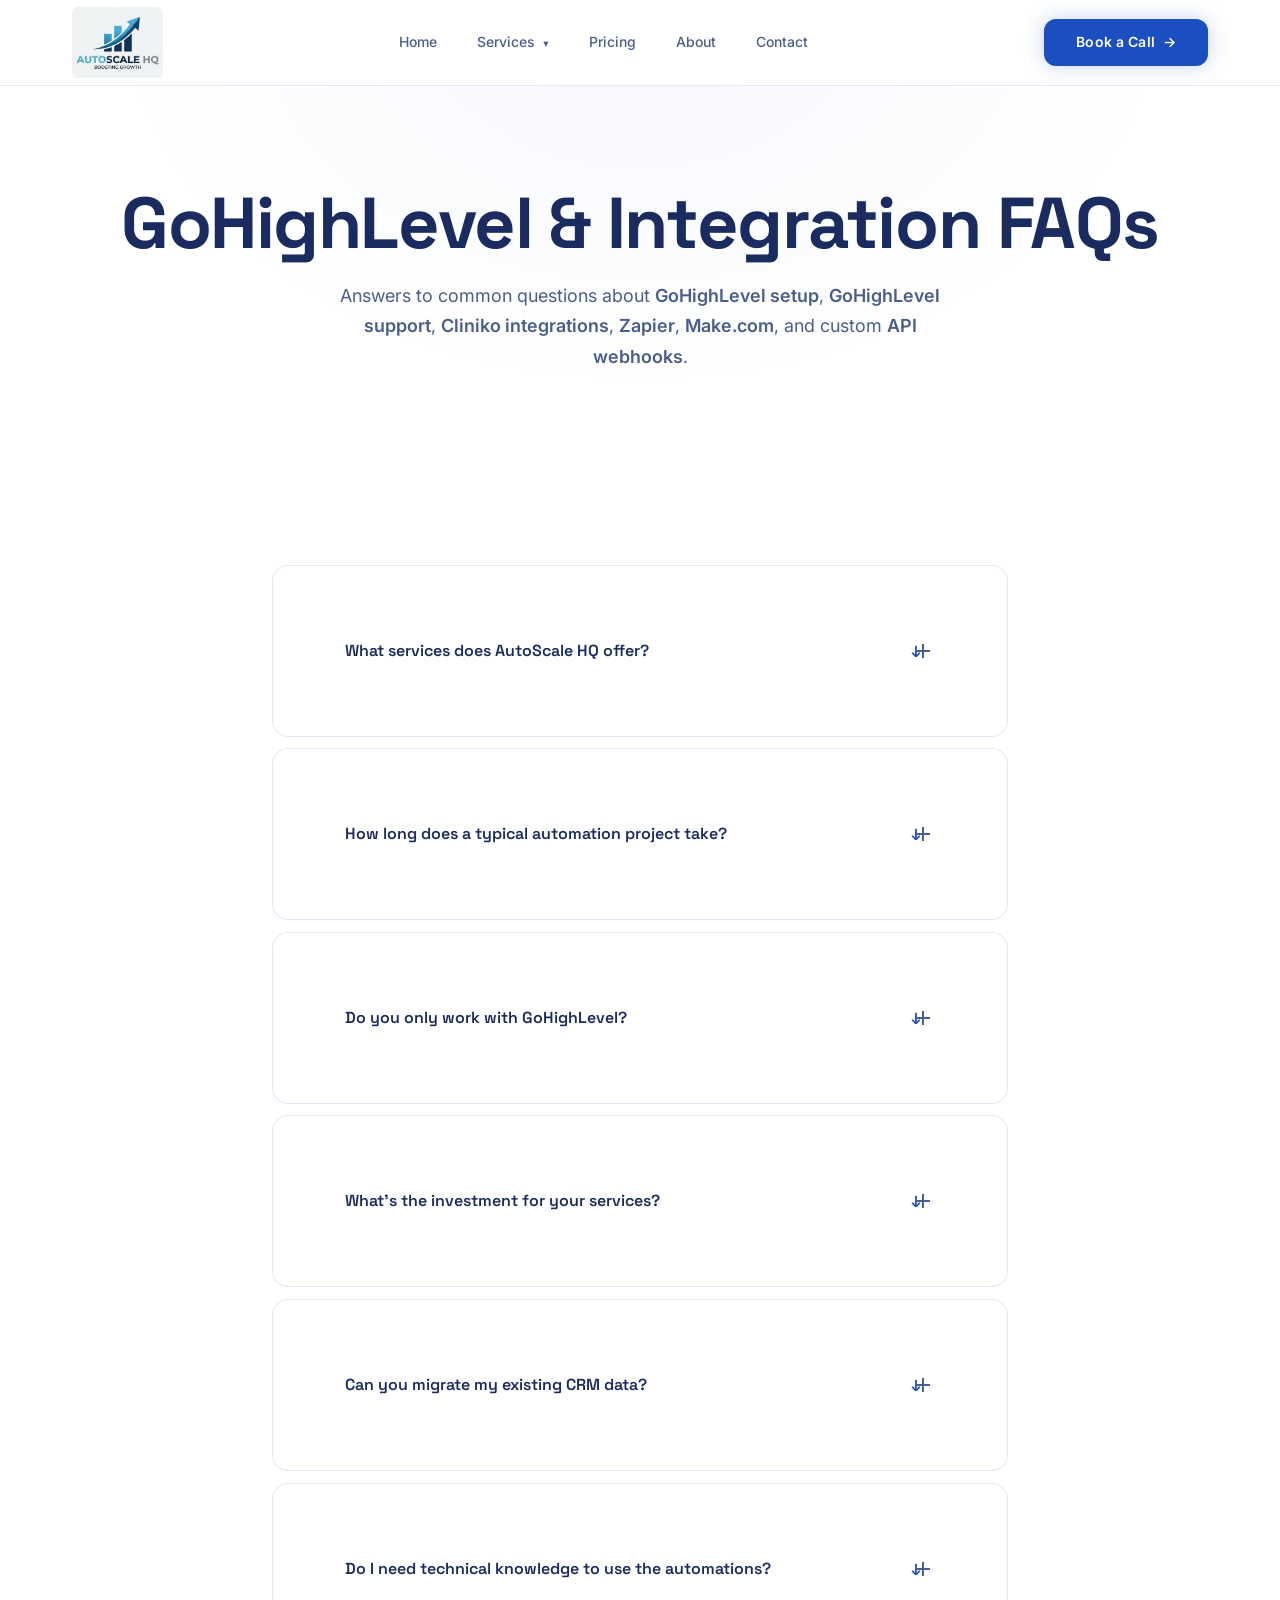
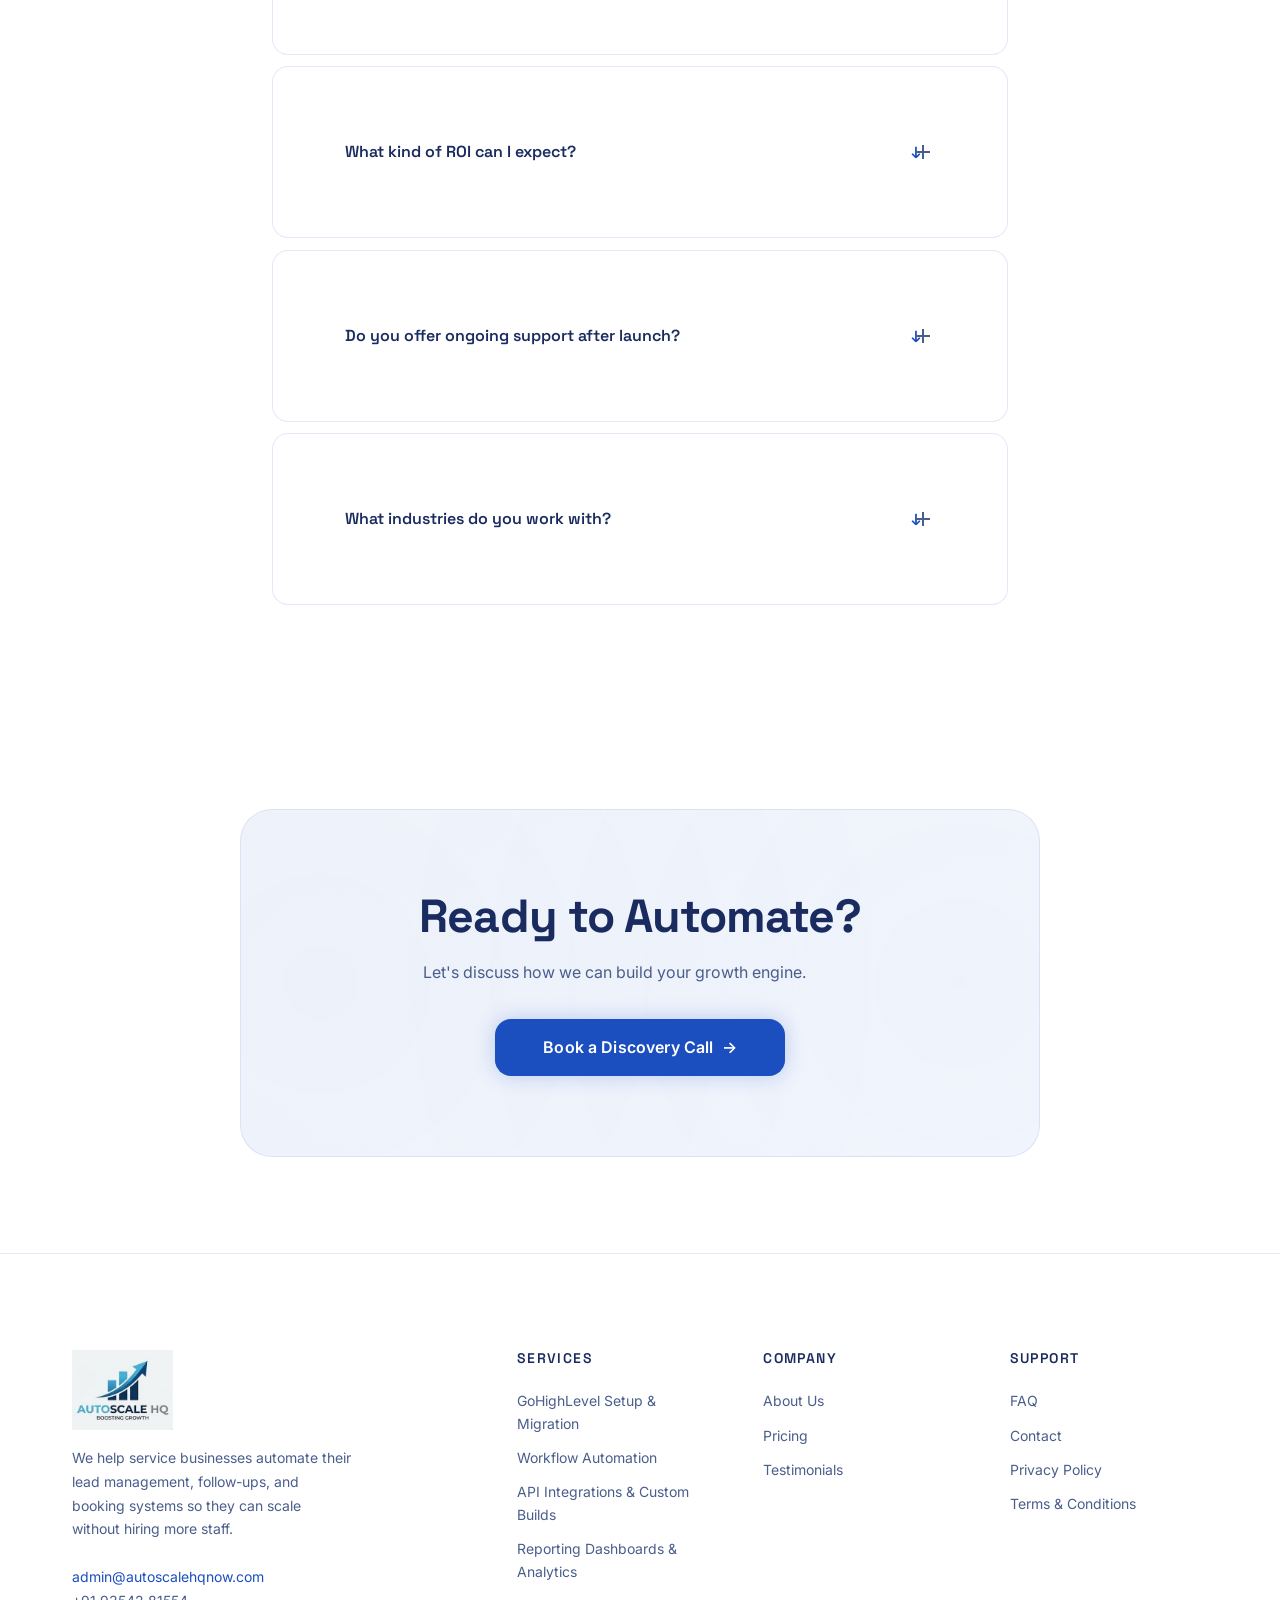
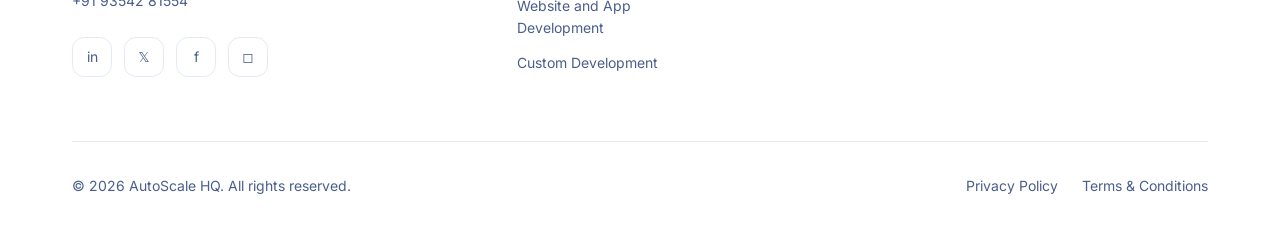
<file: faq.html>
<!DOCTYPE html>
<html lang="en">
<head>
  <meta charset="UTF-8">
  <meta name="viewport" content="width=device-width, initial-scale=1.0">
  <title>GoHighLevel, Cliniko &amp; Integration FAQ | AutoScale HQ</title>
  <!-- Favicon -->
  <link rel="icon" type="image/png" sizes="32x32" href="assets/favicon-32x32.png">
  <link rel="icon" type="image/png" sizes="16x16" href="assets/favicon-16x16.png">
  <link rel="apple-touch-icon" sizes="180x180" href="assets/apple-touch-icon.png">
  <link rel="shortcut icon" href="favicon.ico">
  <meta name="description" content="Frequently Asked Questions about GoHighLevel setup, GoHighLevel support, Cliniko integrations, Zapier integrations, Make.com integration, n8n, API, and webhooks.">
  <meta name="keywords" content="GoHighLevel, Gohighlevel setup, GohighLevel Support, Cliniko, Cliniko Integrations, GohighLevel Integrations, Pipeline Management, Lead Generation, Custom Integrations, API, Webhooks, Zapier, Zapier Integrations, Make.com, Make.com Integration, n8n">
  <link rel="canonical" href="https://www.autoscalehqnow.com/faq.html">

  <!-- Open Graph -->
  <meta property="og:type" content="website">
  <meta property="og:url" content="https://www.autoscalehqnow.com/faq.html">
  <meta property="og:site_name" content="AutoScale HQ">
  <meta property="og:title" content="GoHighLevel, Cliniko &amp; Integration FAQ | AutoScale HQ">
  <meta property="og:description" content="Frequently Asked Questions about GoHighLevel setup, GoHighLevel support, Cliniko integrations, Zapier integrations, Make.com integration, n8n, API, and webhooks.">
  <meta property="og:image" content="https://www.autoscalehqnow.com/assets/logo.png">

  <!-- Twitter -->
  <meta name="twitter:card" content="summary_large_image">
  <meta name="twitter:url" content="https://www.autoscalehqnow.com/faq.html">
  <meta name="twitter:title" content="GoHighLevel, Cliniko &amp; Integration FAQ | AutoScale HQ">
  <meta name="twitter:description" content="Frequently Asked Questions about GoHighLevel setup, GoHighLevel support, Cliniko integrations, Zapier integrations, Make.com integration, n8n, API, and webhooks.">
  <meta name="twitter:image" content="https://www.autoscalehqnow.com/assets/logo.png">

  <link rel="preconnect" href="https://fonts.googleapis.com">
  <link rel="preconnect" href="https://fonts.gstatic.com" crossorigin>
  <link href="https://fonts.googleapis.com/css2?family=Inter:wght@400;500;600;700&family=JetBrains+Mono:wght@400;500&family=Space+Grotesk:wght@500;600;700&display=swap" rel="stylesheet">
  <link rel="stylesheet" href="css/design-system.css">
  <link rel="stylesheet" href="css/components.css">
  <link rel="stylesheet" href="css/animations.css">
  <link rel="stylesheet" href="css/pages.css">

  <script type="application/ld+json">
  {
    "@context": "https://schema.org",
    "@type": "FAQPage",
    "mainEntity": [
      {
        "@type": "Question",
        "name": "What services does AutoScale HQ offer for GoHighLevel?",
        "acceptedAnswer": {
          "@type": "Answer",
          "text": "We offer complete GoHighLevel setup, custom snapshots, pipeline management, automated lead generation, ongoing GoHighLevel support, and custom GoHighLevel integrations with tools like Cliniko, Zapier, Make.com, and n8n."
        }
      },
      {
        "@type": "Question",
        "name": "How do Cliniko integrations work with GoHighLevel and custom workflows?",
        "acceptedAnswer": {
          "@type": "Answer",
          "text": "Our Cliniko integrations securely sync patient records, appointment bookings, and treatment plans with GoHighLevel or external databases using custom API webhooks, Zapier integrations, or Make.com scenarios."
        }
      },
      {
        "@type": "Question",
        "name": "What is the difference between Zapier integrations, Make.com integration, and n8n?",
        "acceptedAnswer": {
          "@type": "Answer",
          "text": "Zapier integrations are great for simple triggers; Make.com integration handles complex visual scenarios with low latency; and n8n allows for self-hosted, enterprise-grade data privacy and unlimited custom code execution."
        }
      },
      {
        "@type": "Question",
        "name": "Do you provide custom API development and Webhooks?",
        "acceptedAnswer": {
          "@type": "Answer",
          "text": "Yes, when off-the-shelf connectors fall short, we build custom integrations using REST API endpoints and real-time Webhooks tailored for your exact pipeline management and lead generation needs."
        }
      }
    ]
  }
  </script>
</head>
<body>
  <!-- PAGE HERO -->
  <header class="section page-hero section-dark">
    <div class="container text-center">
      <h1 class="section-title reveal">GoHighLevel &amp; Integration FAQs</h1>
      <p class="section-subtitle text-muted mx-auto mt-4" style="max-width:650px;">Answers to common questions about <strong>GoHighLevel setup</strong>, <strong>GoHighLevel support</strong>, <strong>Cliniko integrations</strong>, <strong>Zapier</strong>, <strong>Make.com</strong>, and custom <strong>API webhooks</strong>.</p>
    </div>
  </header>

  <!-- FAQ SECTION -->
  <section class="section section-dark">
    <div class="container container-narrow">
      <div class="faq-grid" data-stagger>
        <div class="faq-item card-glass reveal">
          <div class="faq-question flex justify-between items-center cursor-pointer font-heading font-semibold text-lg" style="padding: var(--space-6);">
            What services does AutoScale HQ offer?
            <span class="faq-icon text-teal">↓</span>
          </div>
          <div class="faq-answer">
            <div class="faq-answer-inner text-muted" style="padding: 0 var(--space-6) var(--space-6) var(--space-6);">
              We specialize in GoHighLevel Setup & Migration, Workflow Automation, API Integrations & Custom Builds, and Reporting Dashboards & Analytics. Our goal is to streamline your operations and boost your growth.
            </div>
          </div>
        </div>
        <div class="faq-item card-glass reveal">
          <div class="faq-question flex justify-between items-center cursor-pointer font-heading font-semibold text-lg" style="padding: var(--space-6);">
            How long does a typical automation project take?
            <span class="faq-icon text-teal">↓</span>
          </div>
          <div class="faq-answer">
            <div class="faq-answer-inner text-muted" style="padding: 0 var(--space-6) var(--space-6) var(--space-6);">
              Most standard automation and GoHighLevel setup projects take between 2 to 4 weeks. More complex API integrations or custom dashboards can take 4 to 8 weeks depending on the requirements.
            </div>
          </div>
        </div>
        <div class="faq-item card-glass reveal">
          <div class="faq-question flex justify-between items-center cursor-pointer font-heading font-semibold text-lg" style="padding: var(--space-6);">
            Do you only work with GoHighLevel?
            <span class="faq-icon text-teal">↓</span>
          </div>
          <div class="faq-answer">
            <div class="faq-answer-inner text-muted" style="padding: 0 var(--space-6) var(--space-6) var(--space-6);">
              While GoHighLevel is our core platform of expertise, we regularly integrate with hundreds of other tools via APIs, Zapier integrations, Make.com, and n8n. We build custom solutions that fit your specific tech stack.
            </div>
          </div>
        </div>
        <div class="faq-item card-glass reveal">
          <div class="faq-question flex justify-between items-center cursor-pointer font-heading font-semibold text-lg" style="padding: var(--space-6);">
            What's the investment for your services?
            <span class="faq-icon text-teal">↓</span>
          </div>
          <div class="faq-answer">
            <div class="faq-answer-inner text-muted" style="padding: 0 var(--space-6) var(--space-6) var(--space-6);">
              Our projects typically start at $3,000 for standard setups and can go upwards of $10,000 for enterprise-level custom builds. We also offer ongoing retainer packages for continuous optimization.
            </div>
          </div>
        </div>
        <div class="faq-item card-glass reveal">
          <div class="faq-question flex justify-between items-center cursor-pointer font-heading font-semibold text-lg" style="padding: var(--space-6);">
            Can you migrate my existing CRM data?
            <span class="faq-icon text-teal">↓</span>
          </div>
          <div class="faq-answer">
            <div class="faq-answer-inner text-muted" style="padding: 0 var(--space-6) var(--space-6) var(--space-6);">
              Absolutely. We handle data mapping, cleaning, and secure migration from platforms like HubSpot, Salesforce, ActiveCampaign, and Pipedrive directly into GoHighLevel.
            </div>
          </div>
        </div>
        <div class="faq-item card-glass reveal">
          <div class="faq-question flex justify-between items-center cursor-pointer font-heading font-semibold text-lg" style="padding: var(--space-6);">
            Do I need technical knowledge to use the automations?
            <span class="faq-icon text-teal">↓</span>
          </div>
          <div class="faq-answer">
            <div class="faq-answer-inner text-muted" style="padding: 0 var(--space-6) var(--space-6) var(--space-6);">
              Not at all! We build systems that run quietly in the background. We also provide full training and SOPs so your team knows exactly how to use the new setup without needing to code.
            </div>
          </div>
        </div>
        <div class="faq-item card-glass reveal">
          <div class="faq-question flex justify-between items-center cursor-pointer font-heading font-semibold text-lg" style="padding: var(--space-6);">
            What kind of ROI can I expect?
            <span class="faq-icon text-teal">↓</span>
          </div>
          <div class="faq-answer">
            <div class="faq-answer-inner text-muted" style="padding: 0 var(--space-6) var(--space-6) var(--space-6);">
              Our clients typically see a 30-50% reduction in manual admin time and a significant boost in lead conversion rates within the first 90 days. Automation ensures no leads fall through the cracks.
            </div>
          </div>
        </div>
        <div class="faq-item card-glass reveal">
          <div class="faq-question flex justify-between items-center cursor-pointer font-heading font-semibold text-lg" style="padding: var(--space-6);">
            Do you offer ongoing support after launch?
            <span class="faq-icon text-teal">↓</span>
          </div>
          <div class="faq-answer">
            <div class="faq-answer-inner text-muted" style="padding: 0 var(--space-6) var(--space-6) var(--space-6);">
              Yes, we offer 30 days of post-launch support standard, as well as dedicated monthly <strong>GoHighLevel support</strong> maintainer plans.
            </div>
          </div>
        </div>
        <div class="faq-item card-glass reveal">
          <div class="faq-question flex justify-between items-center cursor-pointer font-heading font-semibold text-lg" style="padding: var(--space-6);">
            What industries do you work with?
            <span class="faq-icon text-teal">↓</span>
          </div>
          <div class="faq-answer">
            <div class="faq-answer-inner text-muted" style="padding: 0 var(--space-6) var(--space-6) var(--space-6);">
              We primarily work with service-based businesses, healthcare clinics needing <strong>Cliniko integrations</strong>, agencies requiring <strong>GoHighLevel setup</strong>, and companies using <strong>Zapier integrations</strong> and <strong>Make.com integration</strong>.
            </div>
          </div>
        </div>
      </div>
    </div>
  </section>

  <!-- CTA BANNER -->
  <section class="section section-gradient text-center">
    <div class="container container-narrow cta-banner reveal">
      <h2 class="section-title">Ready to Automate?</h2>
      <p class="text-muted" style="margin-bottom: var(--space-6);">Let's discuss how we can build your growth engine.</p>
      <a href="https://calendly.com/autoscalehqnow-info/30min" target="_blank" rel="noopener" class="btn btn-primary btn-lg">Book a Discovery Call <span class="arrow">→</span></a>
    </div>
  </section>

  <script src="js/components.js"></script>
  <script src="js/animations.js"></script>
  <script>
    document.addEventListener('DOMContentLoaded', () => {
      const faqItems = document.querySelectorAll('.faq-item');
      faqItems.forEach(item => {
        const question = item.querySelector('.faq-question');
        const answer = item.querySelector('.faq-answer');
        question.addEventListener('click', () => {
          const isOpen = answer.style.maxHeight;
          
          // Close all
          document.querySelectorAll('.faq-answer').forEach(a => {
            a.style.maxHeight = null;
            a.previousElementSibling.querySelector('.faq-icon').style.transform = 'rotate(0deg)';
          });
          
          if (!isOpen) {
            answer.style.maxHeight = answer.scrollHeight + 'px';
            question.querySelector('.faq-icon').style.transform = 'rotate(180deg)';
          }
        });
      });
    });
  </script>
</body>
</html>
</file>
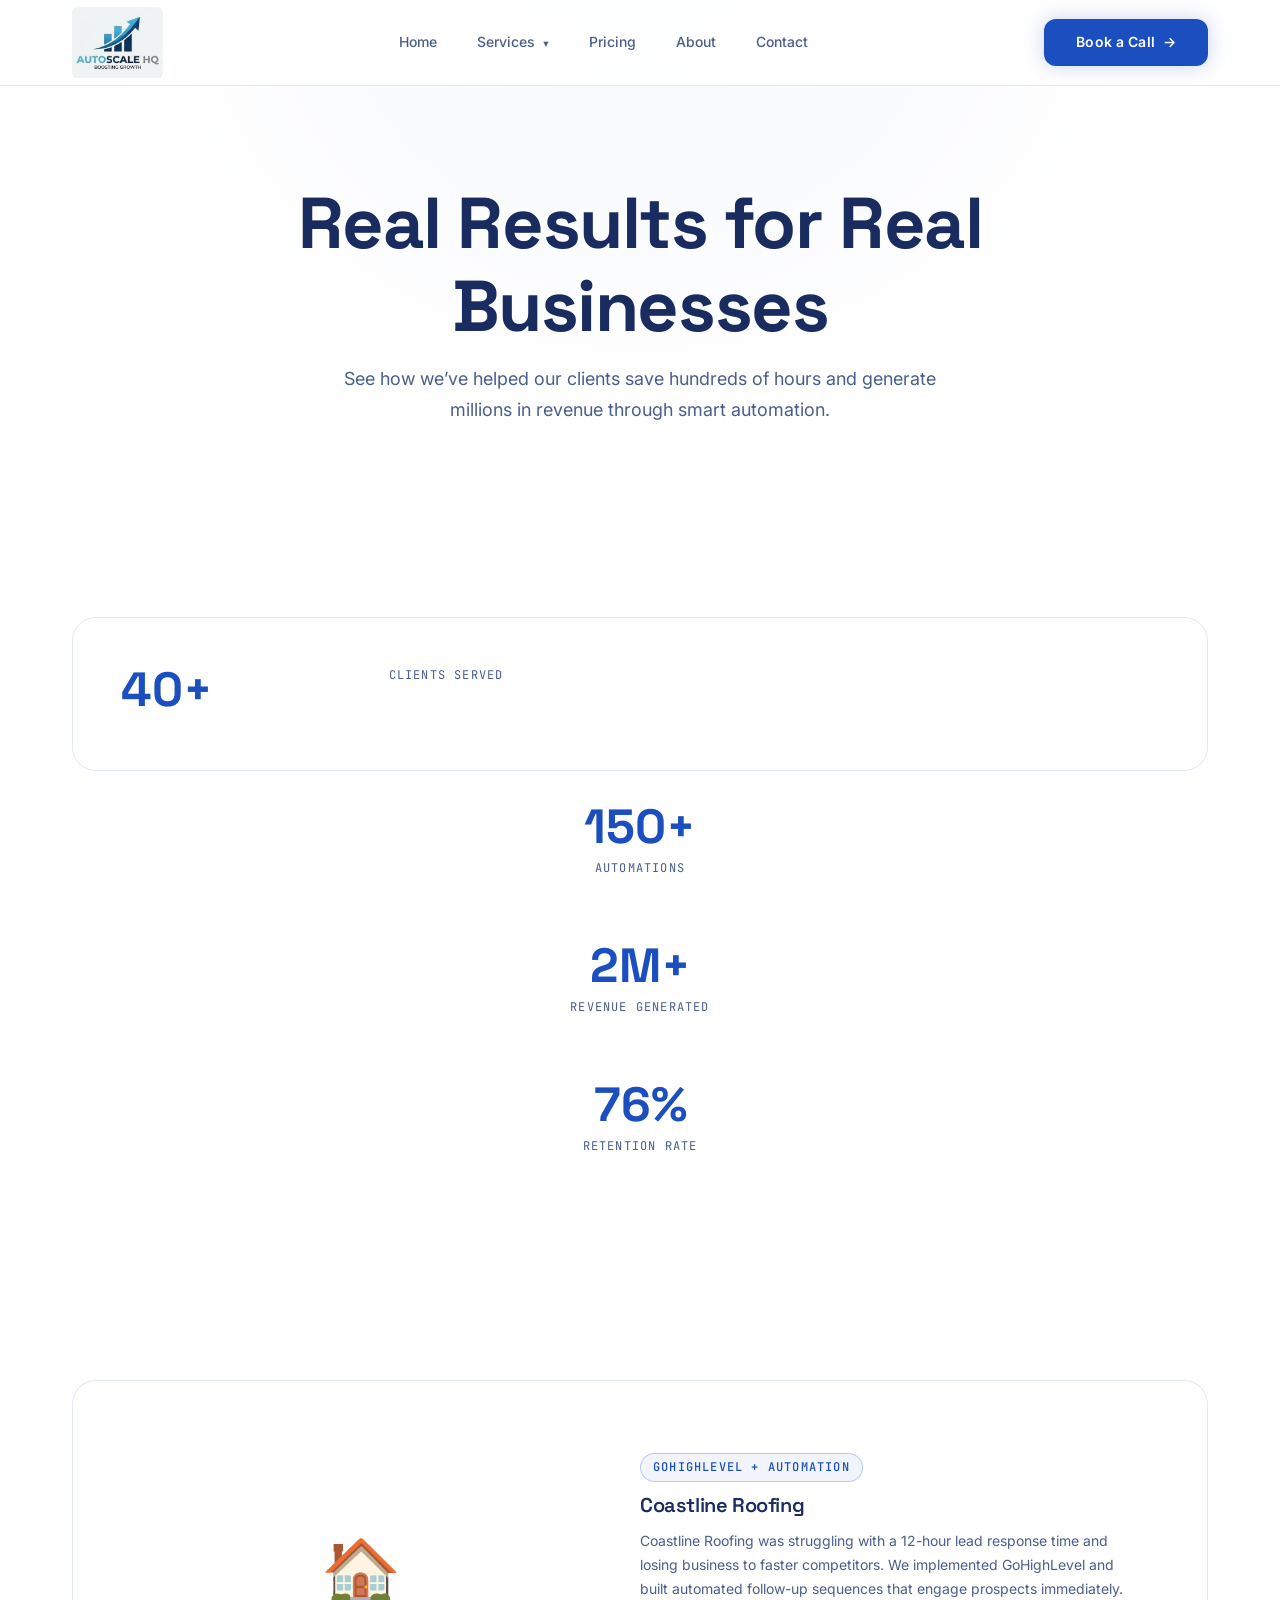
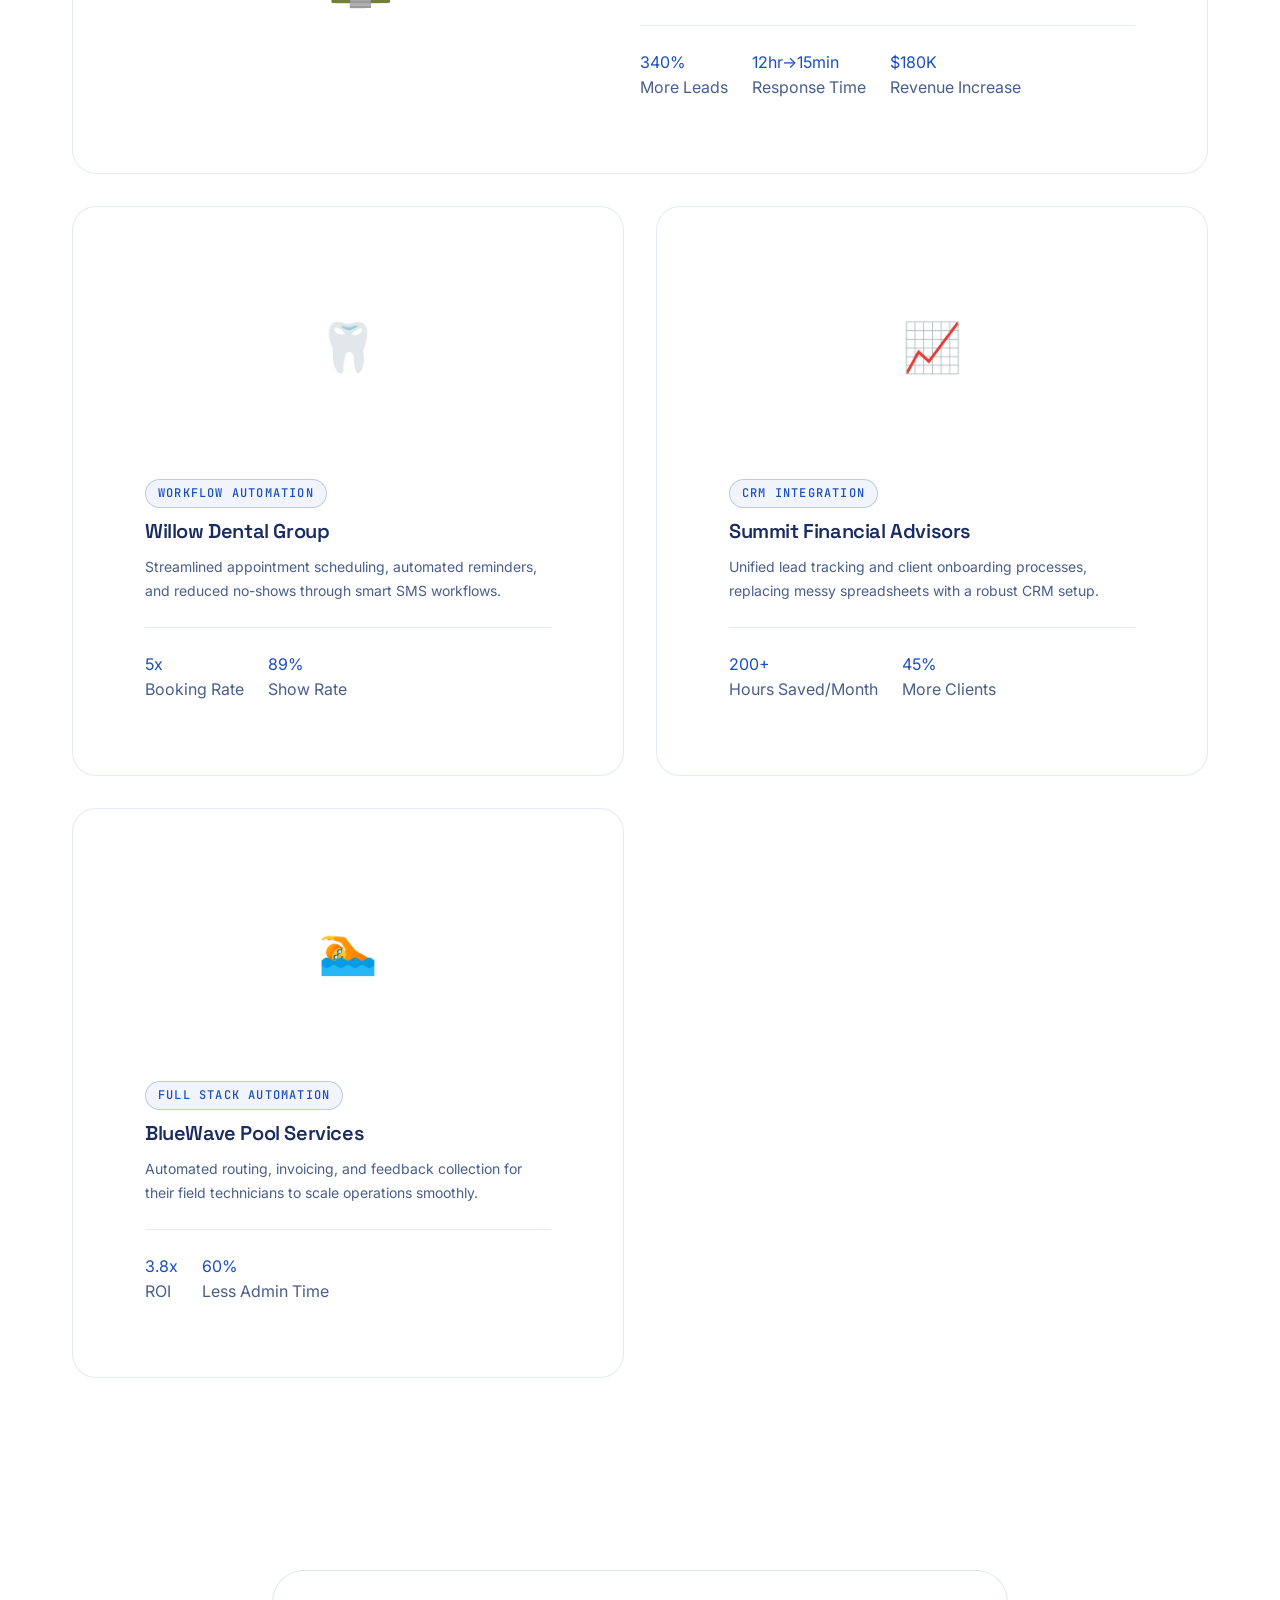
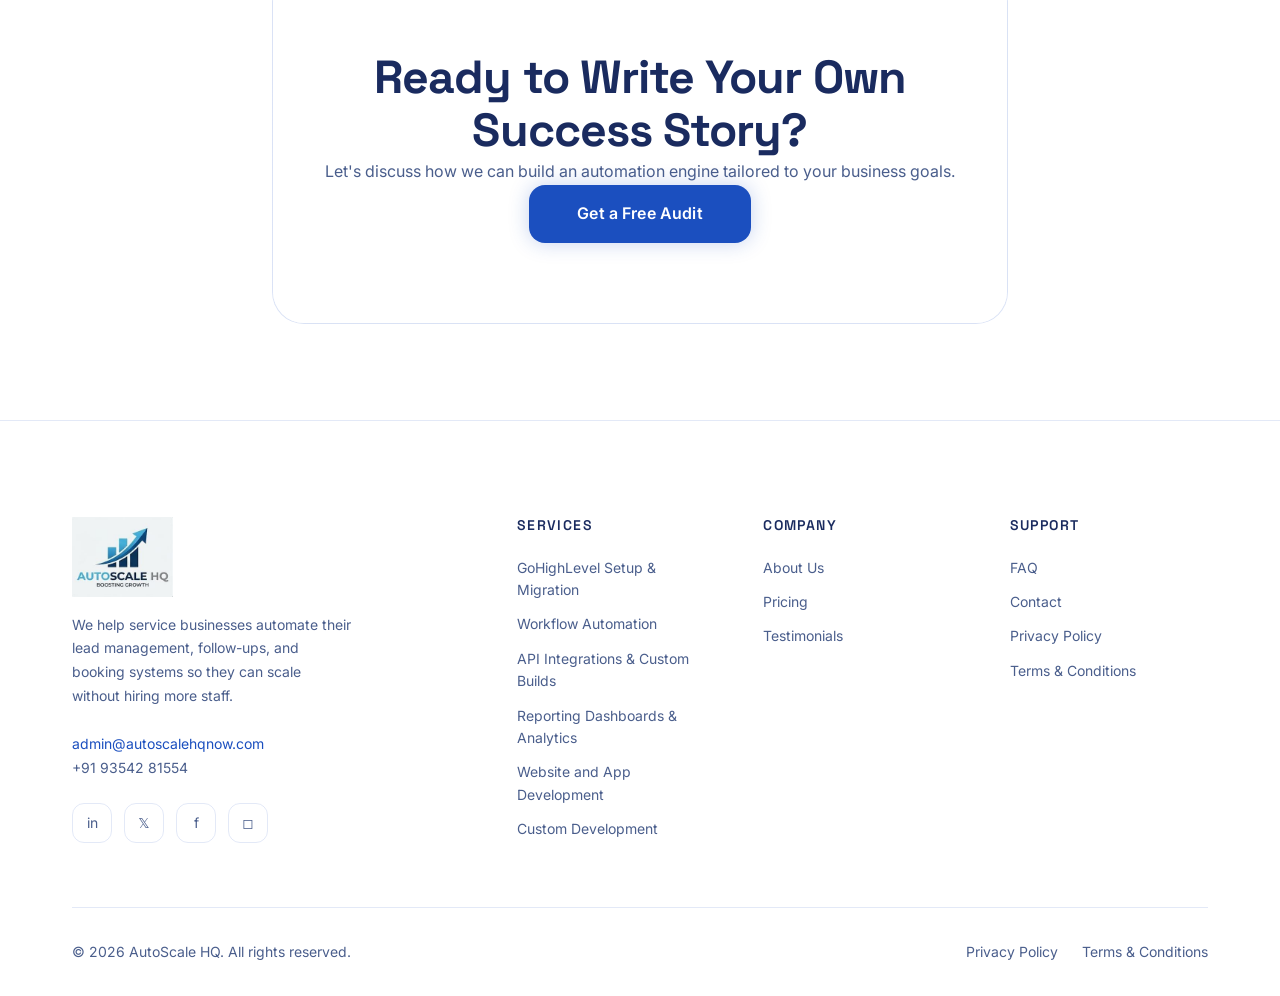
<file: portfolio.html>
<!DOCTYPE html>
<html lang="en">
<head>
  <meta charset="UTF-8">
  <meta name="viewport" content="width=device-width, initial-scale=1.0">
  <title>Case Studies — GoHighLevel Setup, Cliniko &amp; Zapier Integrations | AutoScale HQ</title>
  <!-- Favicon -->
  <link rel="icon" type="image/png" sizes="32x32" href="assets/favicon-32x32.png">
  <link rel="icon" type="image/png" sizes="16x16" href="assets/favicon-16x16.png">
  <link rel="apple-touch-icon" sizes="180x180" href="assets/apple-touch-icon.png">
  <link rel="shortcut icon" href="favicon.ico">
  <meta name="description" content="Explore real case studies showing how GoHighLevel setup, GoHighLevel support, Cliniko integrations, Zapier integrations, and Make.com integration drive lead generation.">
  <meta name="keywords" content="GoHighLevel, Gohighlevel setup, GohighLevel Support, Cliniko, Cliniko Integrations, GohighLevel Integrations, Pipeline Management, Lead Generation, Custom Integrations, API, Webhooks, Zapier, Zapier Integrations, Make.com, Make.com Integration, n8n">
  <link rel="canonical" href="https://www.autoscalehqnow.com/portfolio.html">

  <!-- Open Graph -->
  <meta property="og:type" content="website">
  <meta property="og:url" content="https://www.autoscalehqnow.com/portfolio.html">
  <meta property="og:site_name" content="AutoScale HQ">
  <meta property="og:title" content="Case Studies — GoHighLevel Setup, Cliniko &amp; Zapier Integrations | AutoScale HQ">
  <meta property="og:description" content="Explore real case studies showing how GoHighLevel setup, GoHighLevel support, Cliniko integrations, Zapier integrations, and Make.com integration drive lead generation.">
  <meta property="og:image" content="https://www.autoscalehqnow.com/assets/logo.png">

  <!-- Twitter -->
  <meta name="twitter:card" content="summary_large_image">
  <meta name="twitter:url" content="https://www.autoscalehqnow.com/portfolio.html">
  <meta name="twitter:title" content="Case Studies — GoHighLevel Setup, Cliniko &amp; Zapier Integrations | AutoScale HQ">
  <meta name="twitter:description" content="Explore real case studies showing how GoHighLevel setup, GoHighLevel support, Cliniko integrations, Zapier integrations, and Make.com integration drive lead generation.">
  <meta name="twitter:image" content="https://www.autoscalehqnow.com/assets/logo.png">

  <link rel="preconnect" href="https://fonts.googleapis.com">
  <link rel="preconnect" href="https://fonts.gstatic.com" crossorigin>
  <link href="https://fonts.googleapis.com/css2?family=Inter:wght@400;500;600;700&family=JetBrains+Mono:wght@400;500&family=Space+Grotesk:wght@500;600;700&display=swap" rel="stylesheet">
  <link rel="stylesheet" href="css/design-system.css">
  <link rel="stylesheet" href="css/components.css">
  <link rel="stylesheet" href="css/animations.css">
  <link rel="stylesheet" href="css/pages.css">

  <script type="application/ld+json">
  {
    "@context": "https://schema.org",
    "@type": "WebPage",
    "name": "AutoScale HQ Case Studies & Portfolio",
    "url": "https://www.autoscalehqnow.com/portfolio.html",
    "description": "Case studies demonstrating GoHighLevel setup, Cliniko integrations, Zapier integrations, Make.com integration, n8n, and custom API webhooks."
  }
  </script>
</head>
<body>

  <!-- PAGE HERO -->
  <header class="section section-dark page-hero">
    <div class="container container-narrow text-center" data-stagger>
      <h1 class="section-title reveal">Real Results for Real Businesses</h1>
      <p class="section-subtitle reveal">See how we’ve helped our clients save hundreds of hours and generate millions in revenue through smart automation.</p>
    </div>
  </header>

  <!-- RESULTS BAR -->
  <section class="section section-medium" id="results">
    <div class="container">
      <div class="stats-grid portfolio-results-bar" data-stagger>
          <div class="stat-number" data-count="40" data-suffix="+">40+</div>
          <div class="stat-label">Clients Served</div>
        </div>
        <div class="stat-item reveal-scale">
          <div class="stat-number" data-count="150" data-suffix="+">150+</div>
          <div class="stat-label">Automations</div>
        </div>
        <div class="stat-item reveal-scale">
          <div class="stat-number" data-count="2" data-suffix="M+">$2M+</div>
          <div class="stat-label">Revenue Generated</div>
        </div>
        <div class="stat-item reveal-scale">
          <div class="stat-number" data-count="97" data-suffix="%">97%</div>
          <div class="stat-label">Retention Rate</div>
        </div>
      </div>
    </div>
  </section>

  <!-- CASE STUDIES -->
  <section class="section section-dark" id="case-studies">
    <div class="container">
      <div class="portfolio-grid grid gap-8" style="grid-template-columns: repeat(2, 1fr);" data-stagger>
        
        <!-- FEATURED -->
        <article class="case-card card-glass reveal" style="grid-column: span 2; display: flex; flex-direction: row; align-items: stretch;">
          <div class="case-card-image" style="flex: 1; background: var(--color-surface); display: flex; align-items: center; justify-content: center; min-height: 300px; border-radius: 12px 0 0 12px;">
            <span style="font-size: 4rem;">🏠</span>
          </div>
          <div class="case-card-body" style="flex: 1; padding: 2rem;">
            <div class="case-card-tag badge badge-teal mb-4">GoHighLevel + Automation</div>
            <h3 class="case-card-title text-2xl font-bold mb-4">Coastline Roofing</h3>
            <p class="case-card-desc text-muted mb-6">Coastline Roofing was struggling with a 12-hour lead response time and losing business to faster competitors. We implemented GoHighLevel and built automated follow-up sequences that engage prospects immediately.</p>
            <div class="case-card-stats grid grid-3 gap-4 border-t border-surface pt-6">
              <div>
                <div class="text-xl font-bold text-teal mb-1">340%</div>
                <div class="text-sm text-muted">More Leads</div>
              </div>
              <div>
                <div class="text-xl font-bold text-teal mb-1">12hr→15min</div>
                <div class="text-sm text-muted">Response Time</div>
              </div>
              <div>
                <div class="text-xl font-bold text-teal mb-1">$180K</div>
                <div class="text-sm text-muted">Revenue Increase</div>
              </div>
            </div>
          </div>
        </article>

        <!-- REGULAR CARDS -->
        <article class="case-card card-glass reveal">
          <div class="case-card-image" style="background: var(--color-surface); height: 200px; display: flex; align-items: center; justify-content: center; border-radius: 12px 12px 0 0;">
            <span style="font-size: 3rem;">🦷</span>
          </div>
          <div class="case-card-body p-6">
            <div class="case-card-tag badge badge-amber mb-4">Workflow Automation</div>
            <h3 class="case-card-title text-xl font-bold mb-3">Willow Dental Group</h3>
            <p class="case-card-desc text-muted mb-6">Streamlined appointment scheduling, automated reminders, and reduced no-shows through smart SMS workflows.</p>
            <div class="case-card-stats grid grid-2 gap-4 border-t border-surface pt-4">
              <div>
                <div class="text-lg font-bold text-amber mb-1">5x</div>
                <div class="text-sm text-muted">Booking Rate</div>
              </div>
              <div>
                <div class="text-lg font-bold text-amber mb-1">89%</div>
                <div class="text-sm text-muted">Show Rate</div>
              </div>
            </div>
          </div>
        </article>

        <article class="case-card card-glass reveal">
          <div class="case-card-image" style="background: var(--color-surface); height: 200px; display: flex; align-items: center; justify-content: center; border-radius: 12px 12px 0 0;">
            <span style="font-size: 3rem;">📈</span>
          </div>
          <div class="case-card-body p-6">
            <div class="case-card-tag badge badge-teal mb-4">CRM Integration</div>
            <h3 class="case-card-title text-xl font-bold mb-3">Summit Financial Advisors</h3>
            <p class="case-card-desc text-muted mb-6">Unified lead tracking and client onboarding processes, replacing messy spreadsheets with a robust CRM setup.</p>
            <div class="case-card-stats grid grid-2 gap-4 border-t border-surface pt-4">
              <div>
                <div class="text-lg font-bold text-teal mb-1">200+</div>
                <div class="text-sm text-muted">Hours Saved/Month</div>
              </div>
              <div>
                <div class="text-lg font-bold text-teal mb-1">45%</div>
                <div class="text-sm text-muted">More Clients</div>
              </div>
            </div>
          </div>
        </article>

        <article class="case-card card-glass reveal">
          <div class="case-card-image" style="background: var(--color-surface); height: 200px; display: flex; align-items: center; justify-content: center; border-radius: 12px 12px 0 0;">
            <span style="font-size: 3rem;">🏊</span>
          </div>
          <div class="case-card-body p-6">
            <div class="case-card-tag badge badge-amber mb-4">Full Stack Automation</div>
            <h3 class="case-card-title text-xl font-bold mb-3">BlueWave Pool Services</h3>
            <p class="case-card-desc text-muted mb-6">Automated routing, invoicing, and feedback collection for their field technicians to scale operations smoothly.</p>
            <div class="case-card-stats grid grid-2 gap-4 border-t border-surface pt-4">
              <div>
                <div class="text-lg font-bold text-amber mb-1">3.8x</div>
                <div class="text-sm text-muted">ROI</div>
              </div>
              <div>
                <div class="text-lg font-bold text-amber mb-1">60%</div>
                <div class="text-sm text-muted">Less Admin Time</div>
              </div>
            </div>
          </div>
        </article>

      </div>
    </div>
  </section>

  <!-- CTA BANNER -->
  <section class="section section-gradient">
    <div class="container container-narrow text-center">
      <div class="cta-banner card-glow p-12 rounded-2xl reveal-scale">
        <h2 class="text-3xl font-bold mb-4">Ready to Write Your Own Success Story?</h2>
        <p class="text-lg mb-8 text-muted">Let's discuss how we can build an automation engine tailored to your business goals.</p>
        <a href="https://calendly.com/autoscalehqnow-info/30min" target="_blank" rel="noopener" class="btn btn-primary btn-lg btn-magnetic">Get a Free Audit</a>
      </div>
    </div>
  </section>

  <script src="js/components.js"></script>
  <script src="js/animations.js"></script>
</body>
</html>
</file>
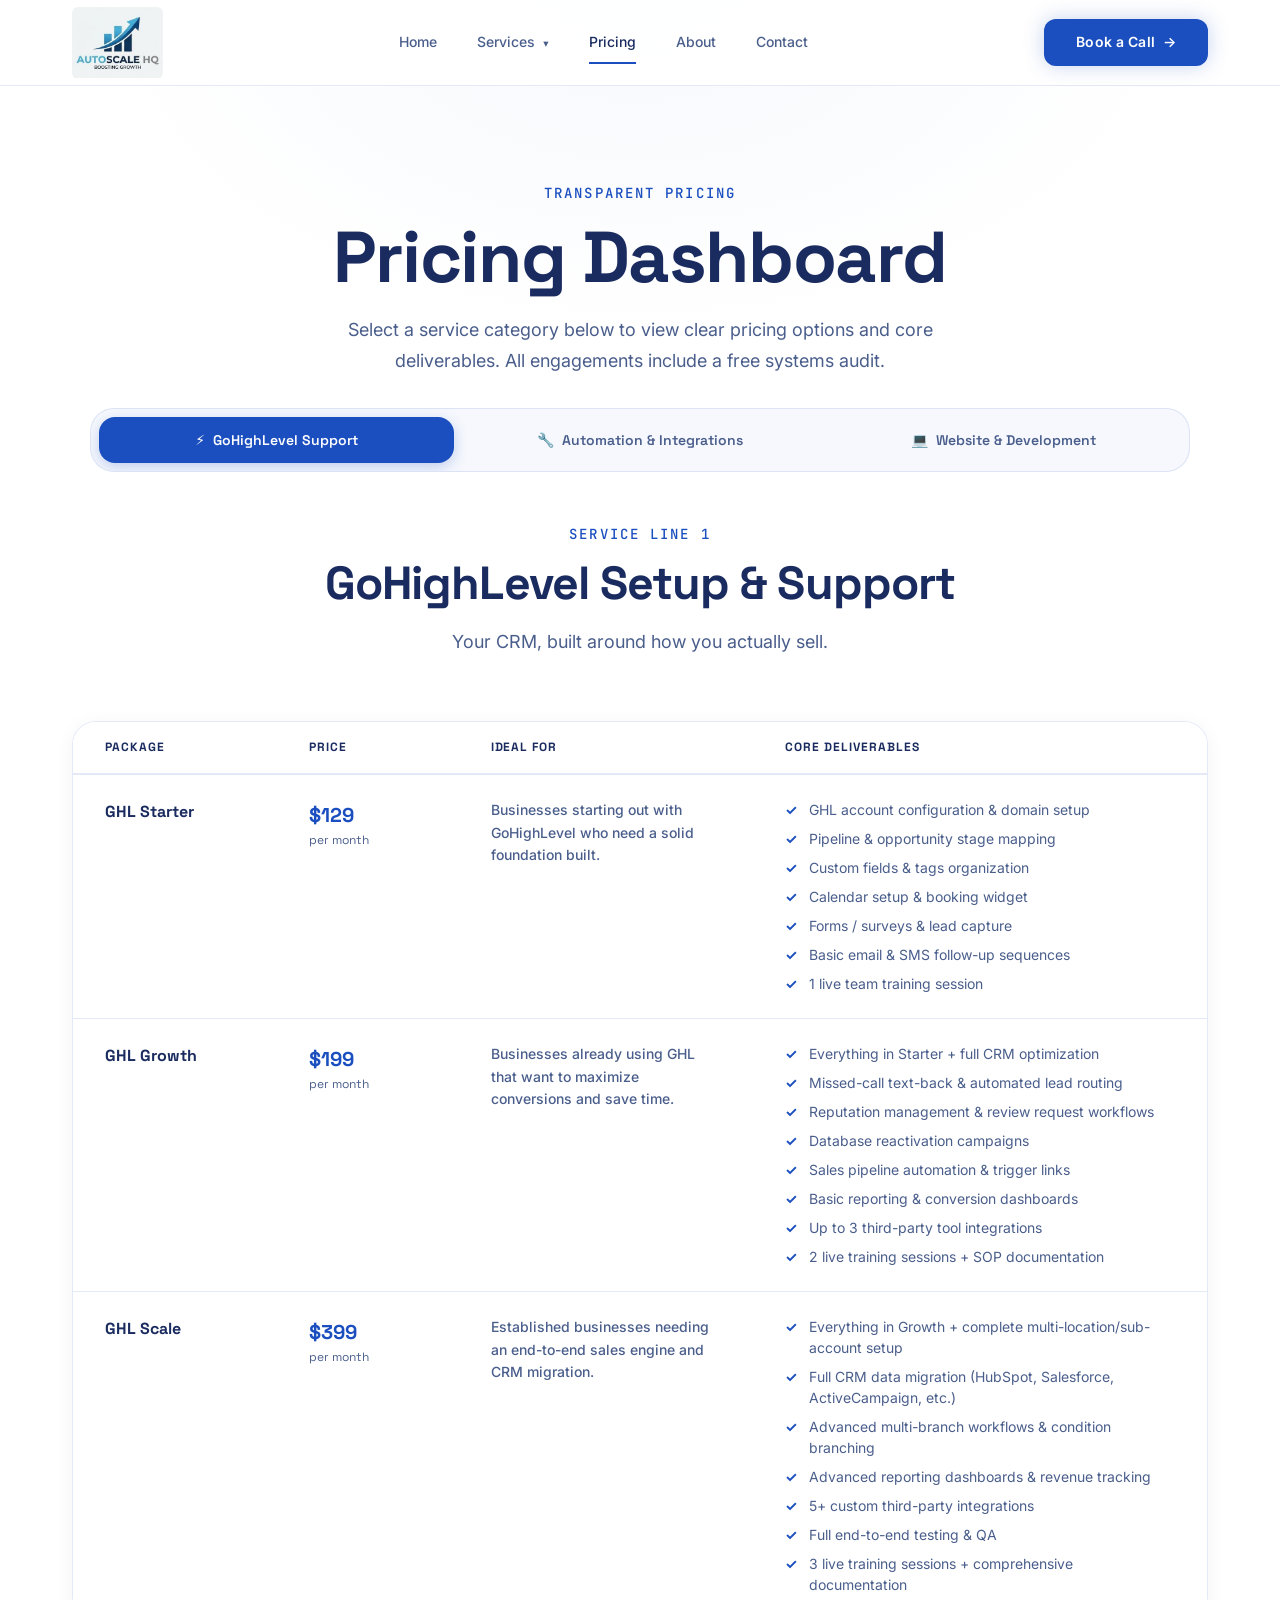
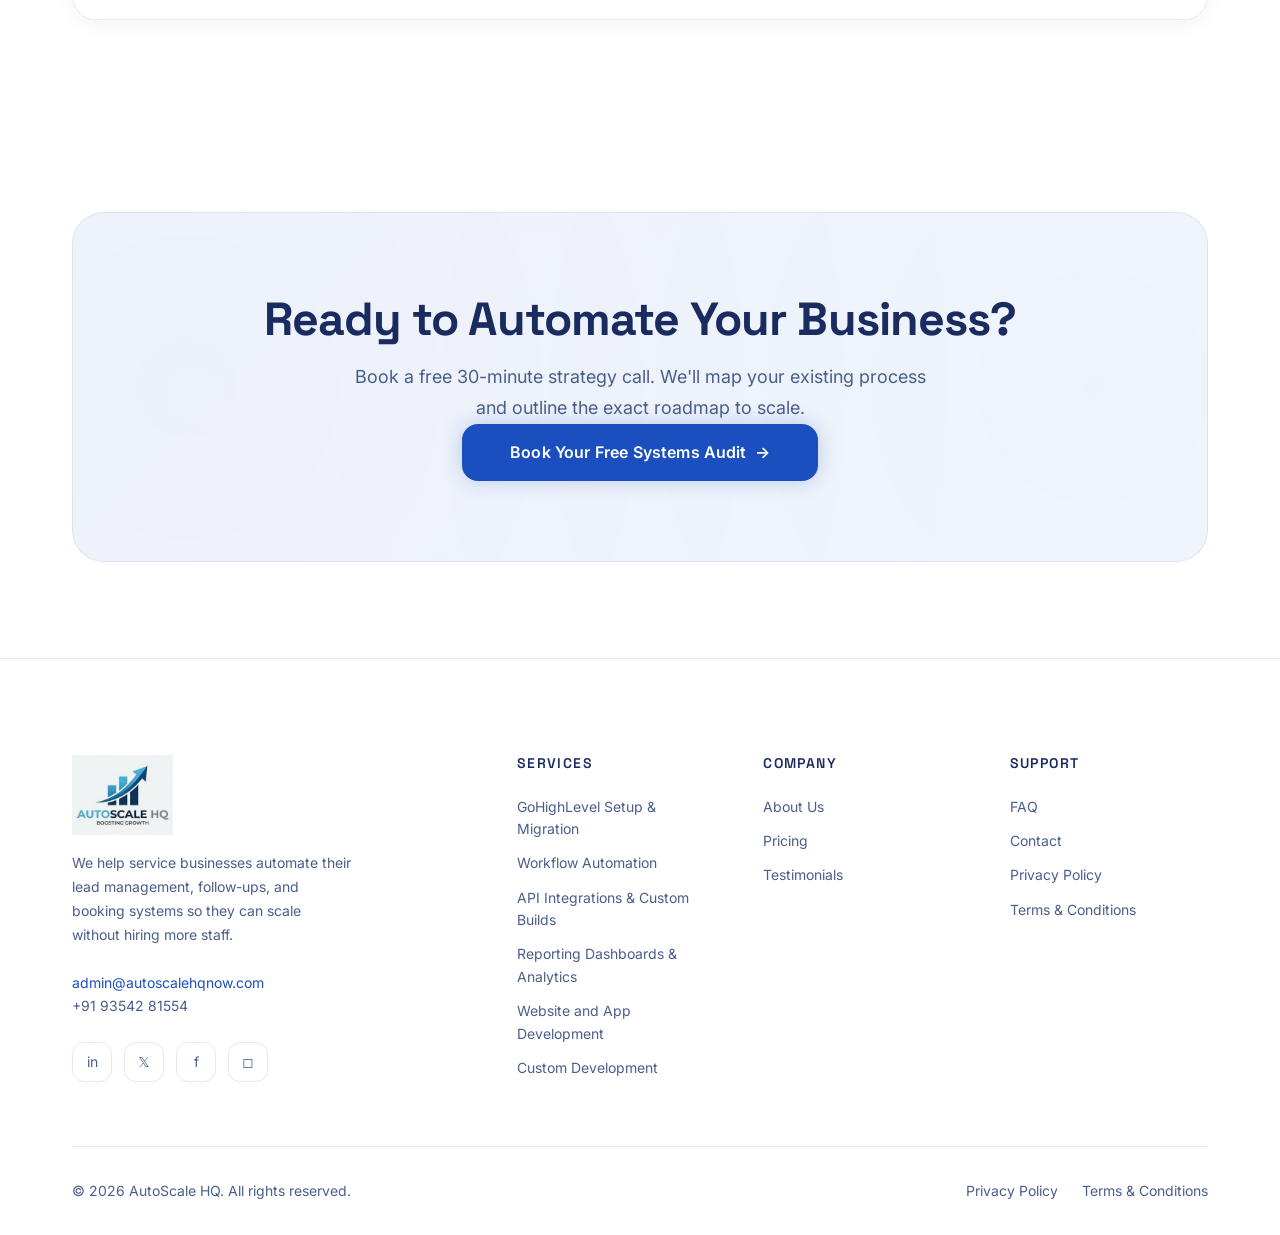
<file: pricing.html>
<!DOCTYPE html>
<html lang="en">
<head>
  <meta charset="UTF-8">
  <meta name="viewport" content="width=device-width, initial-scale=1.0">
  <title>Pricing Plans — GoHighLevel Setup, Support &amp; Automation | AutoScale HQ</title>
  <!-- Favicon -->
  <link rel="icon" type="image/png" sizes="32x32" href="assets/favicon-32x32.png">
  <link rel="icon" type="image/png" sizes="16x16" href="assets/favicon-16x16.png">
  <link rel="apple-touch-icon" sizes="180x180" href="assets/apple-touch-icon.png">
  <link rel="shortcut icon" href="favicon.ico">
  <meta name="description" content="Explore transparent pricing for GoHighLevel setup, GoHighLevel support retainers, Cliniko integrations, Zapier integrations, Make.com integration, n8n, and webhooks.">
  <meta name="keywords" content="GoHighLevel, Gohighlevel setup, GohighLevel Support, Cliniko, Cliniko Integrations, GohighLevel Integrations, Pipeline Management, Lead Generation, Custom Integrations, API, Webhooks, Zapier, Zapier Integrations, Make.com, Make.com Integration, n8n">
  <link rel="canonical" href="https://www.autoscalehqnow.com/pricing.html">

  <!-- Open Graph -->
  <meta property="og:type" content="website">
  <meta property="og:url" content="https://www.autoscalehqnow.com/pricing.html">
  <meta property="og:site_name" content="AutoScale HQ">
  <meta property="og:title" content="Pricing Plans — GoHighLevel Setup, Support &amp; Automation | AutoScale HQ">
  <meta property="og:description" content="Explore transparent pricing for GoHighLevel setup, GoHighLevel support retainers, Cliniko integrations, Zapier integrations, Make.com integration, n8n, and webhooks.">
  <meta property="og:image" content="https://www.autoscalehqnow.com/assets/logo.png">

  <!-- Twitter -->
  <meta name="twitter:card" content="summary_large_image">
  <meta name="twitter:url" content="https://www.autoscalehqnow.com/pricing.html">
  <meta name="twitter:title" content="Pricing Plans — GoHighLevel Setup, Support &amp; Automation | AutoScale HQ">
  <meta name="twitter:description" content="Explore transparent pricing for GoHighLevel setup, GoHighLevel support retainers, Cliniko integrations, Zapier integrations, Make.com integration, n8n, and webhooks.">
  <meta name="twitter:image" content="https://www.autoscalehqnow.com/assets/logo.png">

  <link rel="preconnect" href="https://fonts.googleapis.com">
  <link rel="preconnect" href="https://fonts.gstatic.com" crossorigin>
  <link href="https://fonts.googleapis.com/css2?family=Inter:wght@400;500;600;700&family=JetBrains+Mono:wght@400;500&family=Space+Grotesk:wght@500;600;700&display=swap" rel="stylesheet">
  <link rel="stylesheet" href="css/design-system.css">
  <link rel="stylesheet" href="css/components.css">
  <link rel="stylesheet" href="css/animations.css">
  <link rel="stylesheet" href="css/pages.css">

  <script type="application/ld+json">
  {
    "@context": "https://schema.org",
    "@type": "WebPage",
    "name": "AutoScale HQ Pricing Dashboard",
    "url": "https://www.autoscalehqnow.com/pricing.html",
    "description": "Pricing tiers for GoHighLevel setup, GoHighLevel support retainers, Cliniko integrations, Zapier integrations, Make.com integration, n8n, and API webhooks."
  }
  </script>
</head>
<body>

  <!-- PAGE HERO -->
  <header class="section section-dark page-hero" style="padding-bottom: var(--space-4);">
    <div class="container text-center flex flex-col items-center justify-center" data-stagger>
      <div class="section-label reveal text-center">Transparent Pricing</div>
      <h1 class="section-title reveal text-center" style="width: 100%; text-align: center;">Pricing Dashboard</h1>
      <p class="section-subtitle reveal text-center mx-auto" style="margin-inline: auto; margin-bottom: 0;">Select a service category below to view clear pricing options and core deliverables. All engagements include a free systems audit.</p>
    </div>
  </header>


  <!-- PRICING DASHBOARD WITH TABS -->
  <section class="section section-dark" id="pricing-dashboard" style="padding-top: var(--space-4);">
    <div class="container">
      
      <!-- SERVICE TABS -->
      <div class="pricing-tab-bar reveal">
        <button class="pricing-tab-btn active" data-target="ghl-pricing">
          <span>⚡</span> GoHighLevel Support
        </button>
        <button class="pricing-tab-btn" data-target="automation-pricing">
          <span>🔧</span> Automation &amp; Integrations
        </button>
        <button class="pricing-tab-btn" data-target="website-pricing">
          <span>💻</span> Website &amp; Development
        </button>
      </div>

      <!-- TAB PANEL 1: GOHIGHLEVEL SUPPORT -->
      <div class="pricing-tab-panel active" id="ghl-pricing">
        <div class="section-header reveal text-center">
          <div class="section-label">Service Line 1</div>
          <h2 class="section-title">GoHighLevel Setup &amp; Support</h2>
          <p class="section-subtitle">Your CRM, built around how you actually sell.</p>
        </div>

        <div class="pricing-table-wrapper reveal">
          <table class="pricing-table">
            <thead>
              <tr>
                <th style="width: 18%;">Package</th>
                <th style="width: 16%;">Price</th>
                <th style="width: 26%;">Ideal For</th>
                <th style="width: 40%;">Core Deliverables</th>
              </tr>
            </thead>
            <tbody>
              <tr>
                <td class="pkg-name">GHL Starter</td>
                <td class="pkg-price">$129 <span class="pkg-unit">per month</span></td>
                <td class="pkg-ideal">Businesses starting out with GoHighLevel who need a solid foundation built.</td>
                <td>
                  <ul class="pricing-deliverables">
                    <li>GHL account configuration &amp; domain setup</li>
                    <li>Pipeline &amp; opportunity stage mapping</li>
                    <li>Custom fields &amp; tags organization</li>
                    <li>Calendar setup &amp; booking widget</li>
                    <li>Forms / surveys &amp; lead capture</li>
                    <li>Basic email &amp; SMS follow-up sequences</li>
                    <li>1 live team training session</li>
                  </ul>
                </td>
              </tr>
              <tr>
                <td class="pkg-name">GHL Growth</td>
                <td class="pkg-price">$199 <span class="pkg-unit">per month</span></td>
                <td class="pkg-ideal">Businesses already using GHL that want to maximize conversions and save time.</td>
                <td>
                  <ul class="pricing-deliverables">
                    <li>Everything in Starter + full CRM optimization</li>
                    <li>Missed-call text-back &amp; automated lead routing</li>
                    <li>Reputation management &amp; review request workflows</li>
                    <li>Database reactivation campaigns</li>
                    <li>Sales pipeline automation &amp; trigger links</li>
                    <li>Basic reporting &amp; conversion dashboards</li>
                    <li>Up to 3 third-party tool integrations</li>
                    <li>2 live training sessions + SOP documentation</li>
                  </ul>
                </td>
              </tr>
              <tr>
                <td class="pkg-name">GHL Scale</td>
                <td class="pkg-price">$399 <span class="pkg-unit">per month</span></td>
                <td class="pkg-ideal">Established businesses needing an end-to-end sales engine and CRM migration.</td>
                <td>
                  <ul class="pricing-deliverables">
                    <li>Everything in Growth + complete multi-location/sub-account setup</li>
                    <li>Full CRM data migration (HubSpot, Salesforce, ActiveCampaign, etc.)</li>
                    <li>Advanced multi-branch workflows &amp; condition branching</li>
                    <li>Advanced reporting dashboards &amp; revenue tracking</li>
                    <li>5+ custom third-party integrations</li>
                    <li>Full end-to-end testing &amp; QA</li>
                    <li>3 live training sessions + comprehensive documentation</li>
                  </ul>
                </td>
              </tr>
            </tbody>
          </table>
        </div>
      </div>

      <!-- TAB PANEL 2: AUTOMATION & INTEGRATIONS -->
      <div class="pricing-tab-panel" id="automation-pricing">
        <div class="section-header reveal text-center">
          <div class="section-label">Service Line 2</div>
          <h2 class="section-title">Automation &amp; Integration Engineering</h2>
          <p class="section-subtitle">Connect your tech stack and eliminate manual data entry for good.</p>
        </div>

        <div class="pricing-table-wrapper reveal">
          <table class="pricing-table">
            <thead>
              <tr>
                <th style="width: 18%;">Package</th>
                <th style="width: 16%;">Price</th>
                <th style="width: 26%;">Ideal For</th>
                <th style="width: 40%;">Core Deliverables</th>
              </tr>
            </thead>
            <tbody>
              <tr>
                <td class="pkg-name">Automation Starter</td>
                <td class="pkg-price">$100 <span class="pkg-unit">per project (One time)</span></td>
                <td class="pkg-ideal">Simple automation needs between core business applications.</td>
                <td>
                  <ul class="pricing-deliverables">
                    <li>Workflow mapping &amp; process audit</li>
                    <li>Up to 3 multi-step automated workflows</li>
                    <li>Zapier / Make / n8n integration setup</li>
                    <li>Basic error handling &amp; notifications</li>
                    <li>Testing, QA &amp; staff walkthrough</li>
                  </ul>
                </td>
              </tr>
              <tr>
                <td class="pkg-name">Automation Growth</td>
                <td class="pkg-price">$250 <span class="pkg-unit">per project (One Time)</span></td>
                <td class="pkg-ideal">Growing teams with multi-step processes across multiple software tools.</td>
                <td>
                  <ul class="pricing-deliverables">
                    <li>Process audit &amp; architecture blueprint</li>
                    <li>Up to 8 automated workflows</li>
                    <li>Advanced lead routing, assignment &amp; appointment triggers</li>
                    <li>Up to 3 Zapier / Make / n8n / Webhook integrations</li>
                    <li>Basic API integration &amp; custom data mapping</li>
                    <li>Advanced error logging &amp; fallbacks</li>
                    <li>Documentation &amp; staff SOP training</li>
                  </ul>
                </td>
              </tr>
              <tr>
                <td class="pkg-name">Automation Scale</td>
                <td class="pkg-price">$750+ <span class="pkg-unit">per project (One Time)</span></td>
                <td class="pkg-ideal">Complex operational workflows requiring custom logic and multi-system sync.</td>
                <td>
                  <ul class="pricing-deliverables">
                    <li>Comprehensive operational workflow mapping</li>
                    <li>Unlimited/complex multi-system workflows</li>
                    <li>Zapier / Make / n8n / Webhook integrations</li>
                    <li>Custom API integrations &amp; webhooks</li>
                    <li>Custom logic execution &amp; data transformations</li>
                    <li>Enterprise error handling, fallback queues &amp; monitoring</li>
                    <li>Full QA testing environment setup</li>
                    <li>Staff training + complete SOP documentation</li>
                  </ul>
                </td>
              </tr>
            </tbody>
          </table>
        </div>
      </div>

      <!-- TAB PANEL 3: WEBSITE & DEVELOPMENT -->
      <div class="pricing-tab-panel" id="website-pricing">
        <div class="section-header reveal text-center">
          <div class="section-label">Service Line 3</div>
          <h2 class="section-title">Website &amp; Development</h2>
          <p class="section-subtitle">Websites that don't just look good — they capture and manage leads.</p>
        </div>

        <div class="pricing-table-wrapper reveal">
          <table class="pricing-table">
            <thead>
              <tr>
                <th style="width: 18%;">Package</th>
                <th style="width: 16%;">Price</th>
                <th style="width: 26%;">Ideal For</th>
                <th style="width: 40%;">Core Deliverables</th>
              </tr>
            </thead>
            <tbody>
              <tr>
                <td class="pkg-name">Landing Page</td>
                <td class="pkg-price">$499 <span class="pkg-unit">one-time</span></td>
                <td class="pkg-ideal">Targeted lead generation campaigns and ad traffic destination.</td>
                <td>
                  <ul class="pricing-deliverables">
                    <li>Custom conversion-focused layout</li>
                    <li>Mobile &amp; desktop optimization</li>
                    <li>Lead form &amp; Calendly / GHL calendar integration</li>
                    <li>Google Analytics &amp; meta pixel tracking setup</li>
                    <li>Basic on-page SEO &amp; speed optimization</li>
                    <li>7 days post-launch support</li>
                  </ul>
                </td>
              </tr>
              <tr>
                <td class="pkg-name">Business Website</td>
                <td class="pkg-price">$1,499 <span class="pkg-unit">one-time</span></td>
                <td class="pkg-ideal">Service businesses needing a professional, lead-generating online presence.</td>
                <td>
                  <ul class="pricing-deliverables">
                    <li>Up to 5 custom designed pages (Home, About, Services, Contact, etc.)</li>
                    <li>Fully responsive &amp; fast-loading structure</li>
                    <li>Lead capture forms &amp; appointment booking integration</li>
                    <li>GoHighLevel / CRM lead integration</li>
                    <li>Basic CMS &amp; blog setup</li>
                    <li>On-page SEO, speed optimization &amp; analytics</li>
                    <li>14 days post-launch support</li>
                  </ul>
                </td>
              </tr>
              <tr>
                <td class="pkg-name">Growth Website</td>
                <td class="pkg-price">$2,499+ <span class="pkg-unit">one-time</span></td>
                <td class="pkg-ideal">Established brands wanting a high-converting digital storefront &amp; portal.</td>
                <td>
                  <ul class="pricing-deliverables">
                    <li>Up to 10 custom pages with interactive visual elements</li>
                    <li>Custom CMS architecture, blog &amp; dynamic content</li>
                    <li>5+ third-party tool &amp; API integrations</li>
                    <li>Advanced conversion tracking, A/B testing structure &amp; SEO</li>
                    <li>Custom functionality &amp; workflow triggers</li>
                    <li>30 days post-launch support &amp; ongoing assistance</li>
                  </ul>
                </td>
              </tr>
            </tbody>
          </table>
        </div>
      </div>


    </div>
  </section>

  <!-- CTA BANNER SECTION -->
  <section class="section section-medium" id="cta-banner-section">
    <div class="container">
      <div class="cta-banner reveal text-center">
        <h2 class="section-title">Ready to Automate Your Business?</h2>
        <p class="section-subtitle">Book a free 30-minute strategy call. We'll map your existing process and outline the exact roadmap to scale.</p>
        <a href="https://calendly.com/autoscalehqnow-info/30min" target="_blank" rel="noopener" class="btn btn-primary btn-lg btn-magnetic">Book Your Free Systems Audit <span class="arrow">→</span></a>
      </div>
    </div>
  </section>

  <script src="js/components.js"></script>
  <script src="js/animations.js"></script>
  <script>
    document.addEventListener('DOMContentLoaded', () => {
      const tabBtns = document.querySelectorAll('.pricing-tab-btn');
      const tabPanels = document.querySelectorAll('.pricing-tab-panel');

      function switchTab(targetId) {
        tabBtns.forEach(btn => {
          if (btn.dataset.target === targetId) {
            btn.classList.add('active');
          } else {
            btn.classList.remove('active');
          }
        });

        tabPanels.forEach(panel => {
          if (panel.id === targetId) {
            panel.classList.add('active');
          } else {
            panel.classList.remove('active');
          }
        });
      }

      tabBtns.forEach(btn => {
        btn.addEventListener('click', () => {
          const targetId = btn.dataset.target;
          switchTab(targetId);
          if (history.pushState) {
            history.pushState(null, null, '#' + targetId);
          } else {
            location.hash = '#' + targetId;
          }
        });
      });

      // Handle direct hash navigation e.g. pricing.html#automation-pricing
      const currentHash = window.location.hash.replace('#', '');
      if (currentHash && document.getElementById(currentHash)) {
        switchTab(currentHash);
      }
    });
  </script>
</body>
</html>
</file>
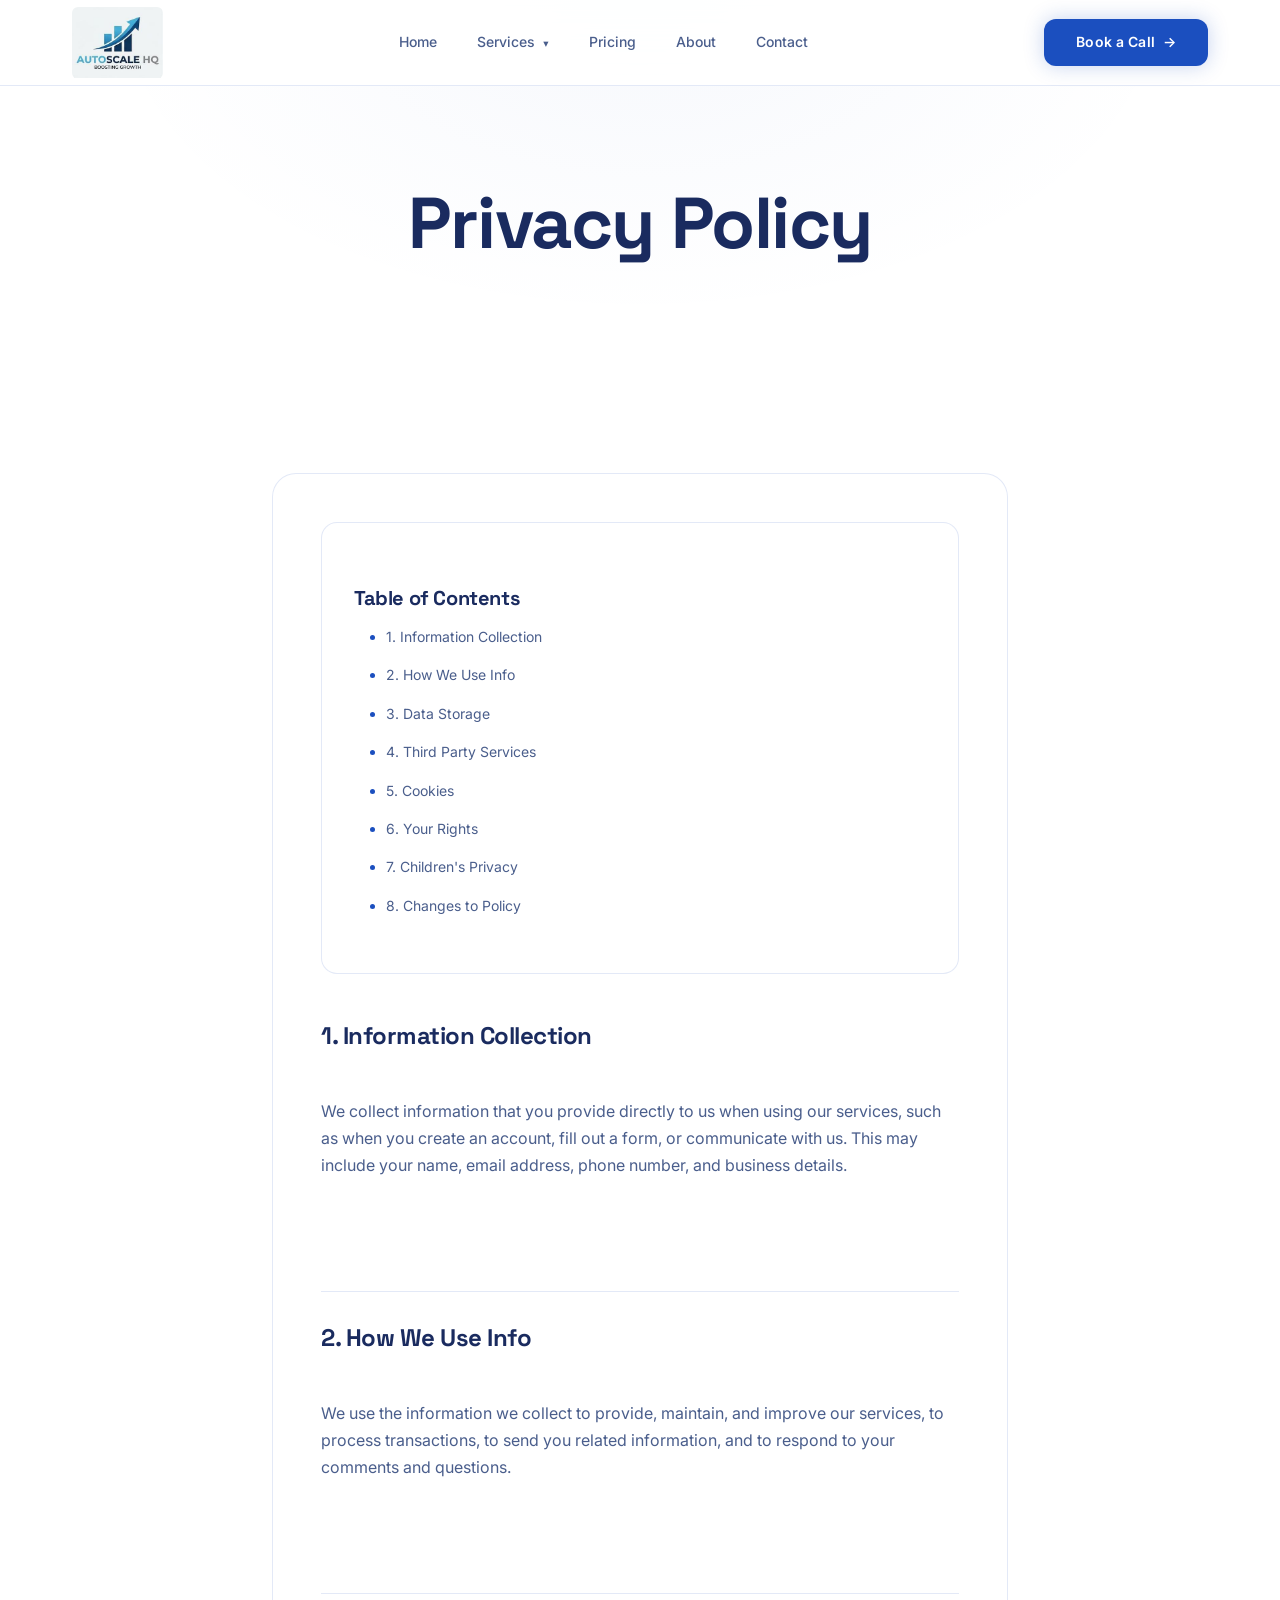
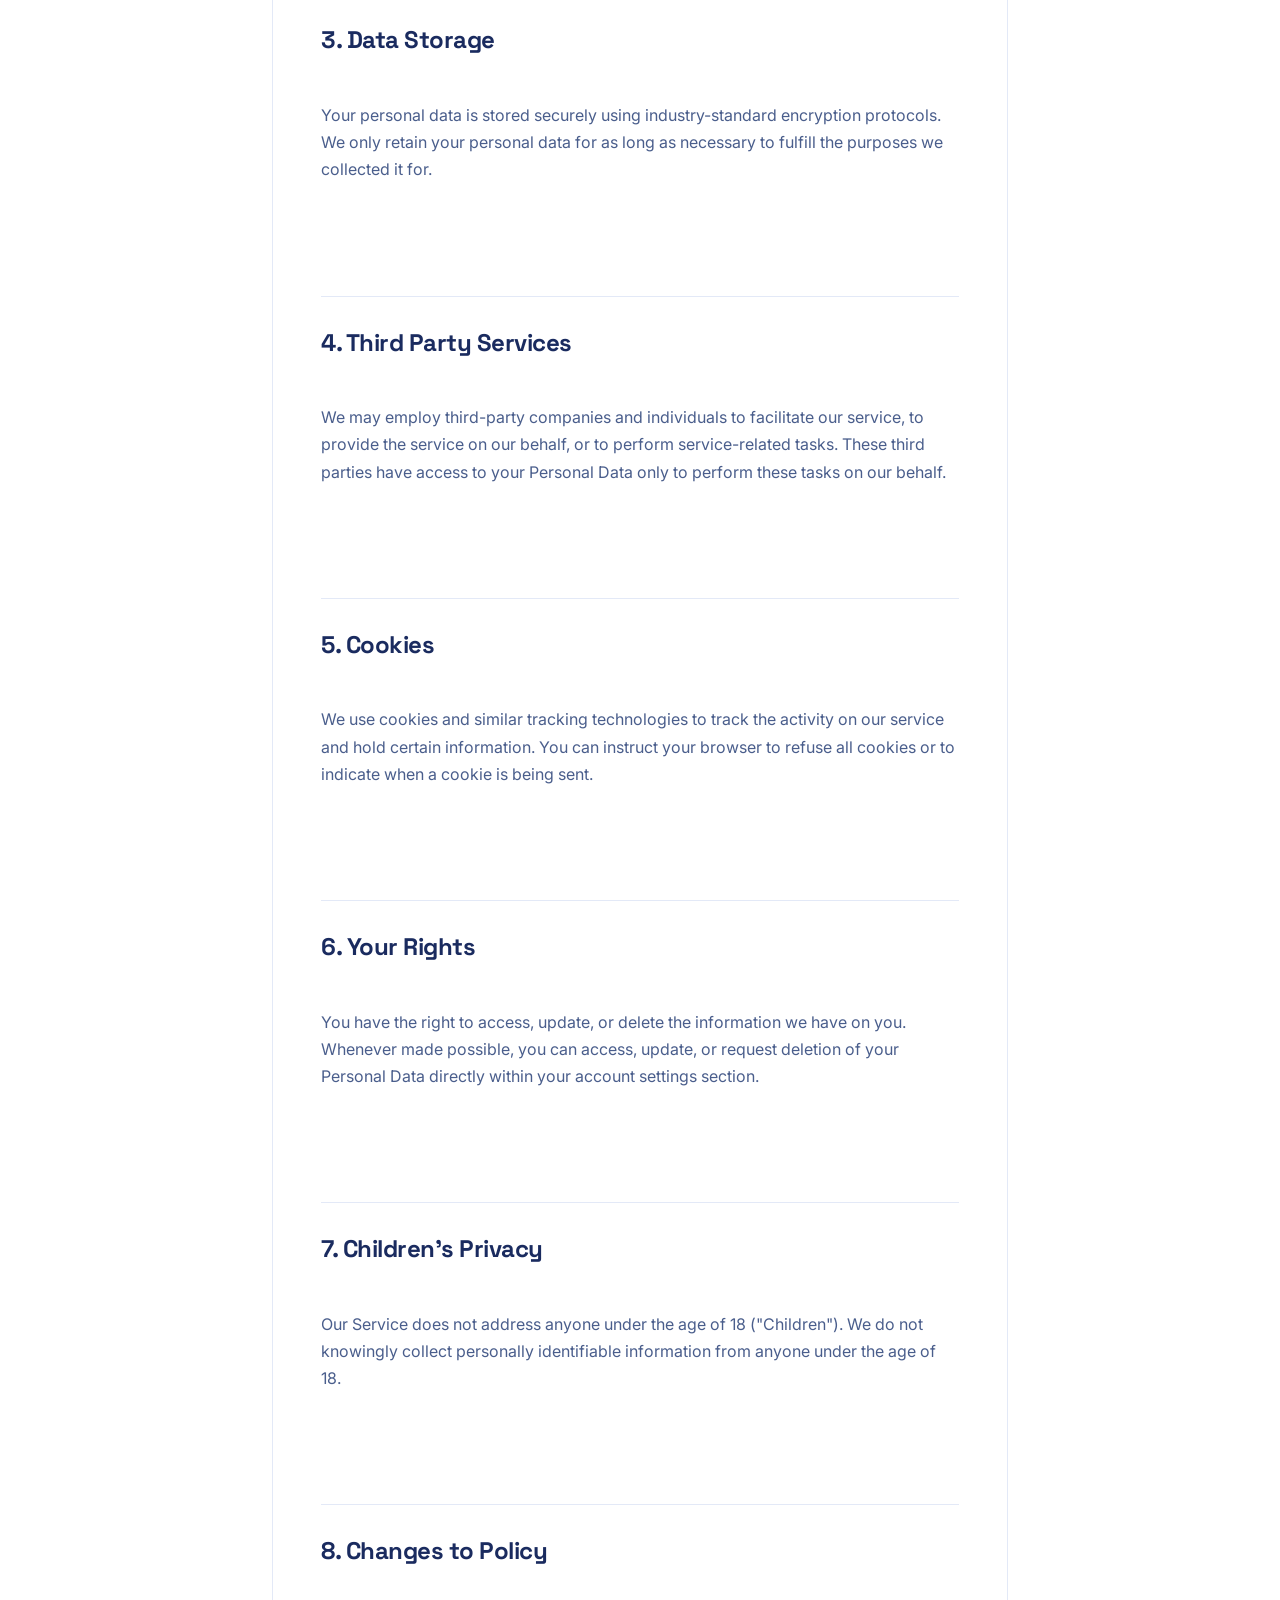
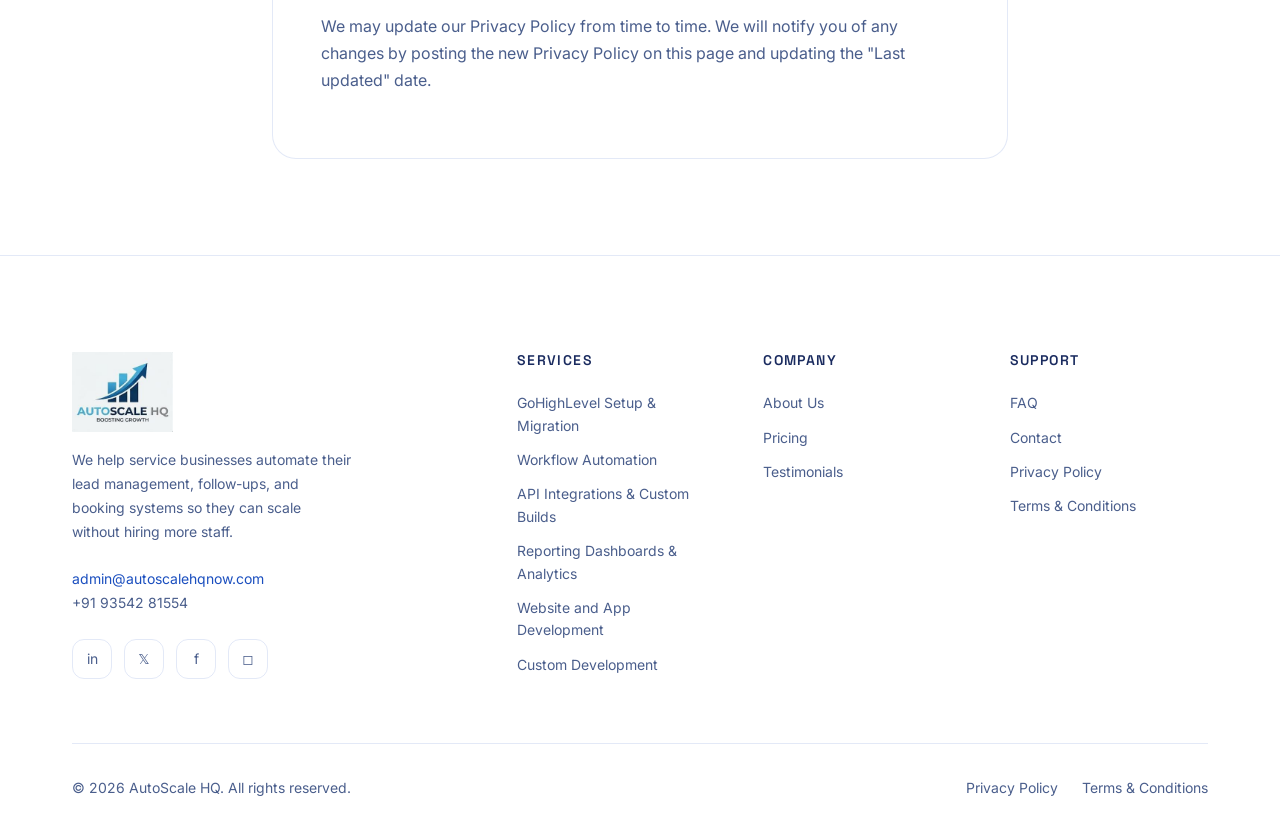
<file: privacy.html>
<!DOCTYPE html>
<html lang="en">
<head>
  <meta charset="UTF-8">
  <meta name="viewport" content="width=device-width, initial-scale=1.0">
  <title>Privacy Policy — AutoScale HQ</title>
  <!-- Favicon -->
  <link rel="icon" type="image/png" sizes="32x32" href="assets/favicon-32x32.png">
  <link rel="icon" type="image/png" sizes="16x16" href="assets/favicon-16x16.png">
  <link rel="apple-touch-icon" sizes="180x180" href="assets/apple-touch-icon.png">
  <link rel="shortcut icon" href="favicon.ico">
  <meta name="description" content="Privacy Policy for AutoScale HQ - GoHighLevel Setup, Support &amp; Integration Services.">
  <meta name="keywords" content="GoHighLevel, Gohighlevel setup, GohighLevel Support, Cliniko, Cliniko Integrations, GohighLevel Integrations, Pipeline Management, Lead Generation, Custom Integrations, API, Webhooks, Zapier, Zapier Integrations, Make.com, Make.com Integration, n8n">
  <link rel="canonical" href="https://www.autoscalehqnow.com/privacy.html">

  <!-- Open Graph -->
  <meta property="og:type" content="website">
  <meta property="og:url" content="https://www.autoscalehqnow.com/privacy.html">
  <meta property="og:site_name" content="AutoScale HQ">
  <meta property="og:title" content="Privacy Policy — AutoScale HQ">
  <meta property="og:description" content="Privacy Policy for AutoScale HQ - GoHighLevel Setup, Support &amp; Integration Services.">
  <meta property="og:image" content="https://www.autoscalehqnow.com/assets/logo.png">

  <link rel="preconnect" href="https://fonts.googleapis.com">
  <link rel="preconnect" href="https://fonts.gstatic.com" crossorigin>
  <link href="https://fonts.googleapis.com/css2?family=Inter:wght@400;500;600;700&family=JetBrains+Mono:wght@400;500&family=Space+Grotesk:wght@500;600;700&display=swap" rel="stylesheet">
  <link rel="stylesheet" href="css/design-system.css">
  <link rel="stylesheet" href="css/components.css">
  <link rel="stylesheet" href="css/animations.css">
  <link rel="stylesheet" href="css/pages.css">
</head>
<body>
  <!-- PAGE HERO -->
  <header class="section page-hero section-dark text-center">
    <div class="container">
      <h1 class="section-title reveal">Privacy Policy</h1>
    </div>
  </header>

  <!-- CONTENT -->
  <section class="section section-dark">
    <div class="container container-narrow reveal">
      <div class="legal-content card-glass" style="padding: var(--space-8);">
        
        <div class="legal-toc card-solid" style="padding: var(--space-6); margin-bottom: var(--space-8);">
          <h3 style="margin-bottom: var(--space-4);">Table of Contents</h3>
          <ul class="flex flex-col gap-2 text-teal">
            <li><a href="#info-collection">1. Information Collection</a></li>
            <li><a href="#how-we-use">2. How We Use Info</a></li>
            <li><a href="#data-storage">3. Data Storage</a></li>
            <li><a href="#third-party">4. Third Party Services</a></li>
            <li><a href="#cookies">5. Cookies</a></li>
            <li><a href="#your-rights">6. Your Rights</a></li>
            <li><a href="#childrens-privacy">7. Children's Privacy</a></li>
            <li><a href="#changes">8. Changes to Policy</a></li>
          </ul>
        </div>

        <div class="legal-text text-muted flex flex-col gap-6">
          <h2 id="info-collection" class="text-white">1. Information Collection</h2>
          <p>We collect information that you provide directly to us when using our services, such as when you create an account, fill out a form, or communicate with us. This may include your name, email address, phone number, and business details.</p>

          <h2 id="how-we-use" class="text-white">2. How We Use Info</h2>
          <p>We use the information we collect to provide, maintain, and improve our services, to process transactions, to send you related information, and to respond to your comments and questions.</p>

          <h2 id="data-storage" class="text-white">3. Data Storage</h2>
          <p>Your personal data is stored securely using industry-standard encryption protocols. We only retain your personal data for as long as necessary to fulfill the purposes we collected it for.</p>

          <h2 id="third-party" class="text-white">4. Third Party Services</h2>
          <p>We may employ third-party companies and individuals to facilitate our service, to provide the service on our behalf, or to perform service-related tasks. These third parties have access to your Personal Data only to perform these tasks on our behalf.</p>

          <h2 id="cookies" class="text-white">5. Cookies</h2>
          <p>We use cookies and similar tracking technologies to track the activity on our service and hold certain information. You can instruct your browser to refuse all cookies or to indicate when a cookie is being sent.</p>

          <h2 id="your-rights" class="text-white">6. Your Rights</h2>
          <p>You have the right to access, update, or delete the information we have on you. Whenever made possible, you can access, update, or request deletion of your Personal Data directly within your account settings section.</p>

          <h2 id="childrens-privacy" class="text-white">7. Children's Privacy</h2>
          <p>Our Service does not address anyone under the age of 18 ("Children"). We do not knowingly collect personally identifiable information from anyone under the age of 18.</p>

          <h2 id="changes" class="text-white">8. Changes to Policy</h2>
          <p>We may update our Privacy Policy from time to time. We will notify you of any changes by posting the new Privacy Policy on this page and updating the "Last updated" date.</p>
        </div>
      </div>
    </div>
  </section>

  <script src="js/components.js"></script>
  <script src="js/animations.js"></script>
</body>
</html>
</file>
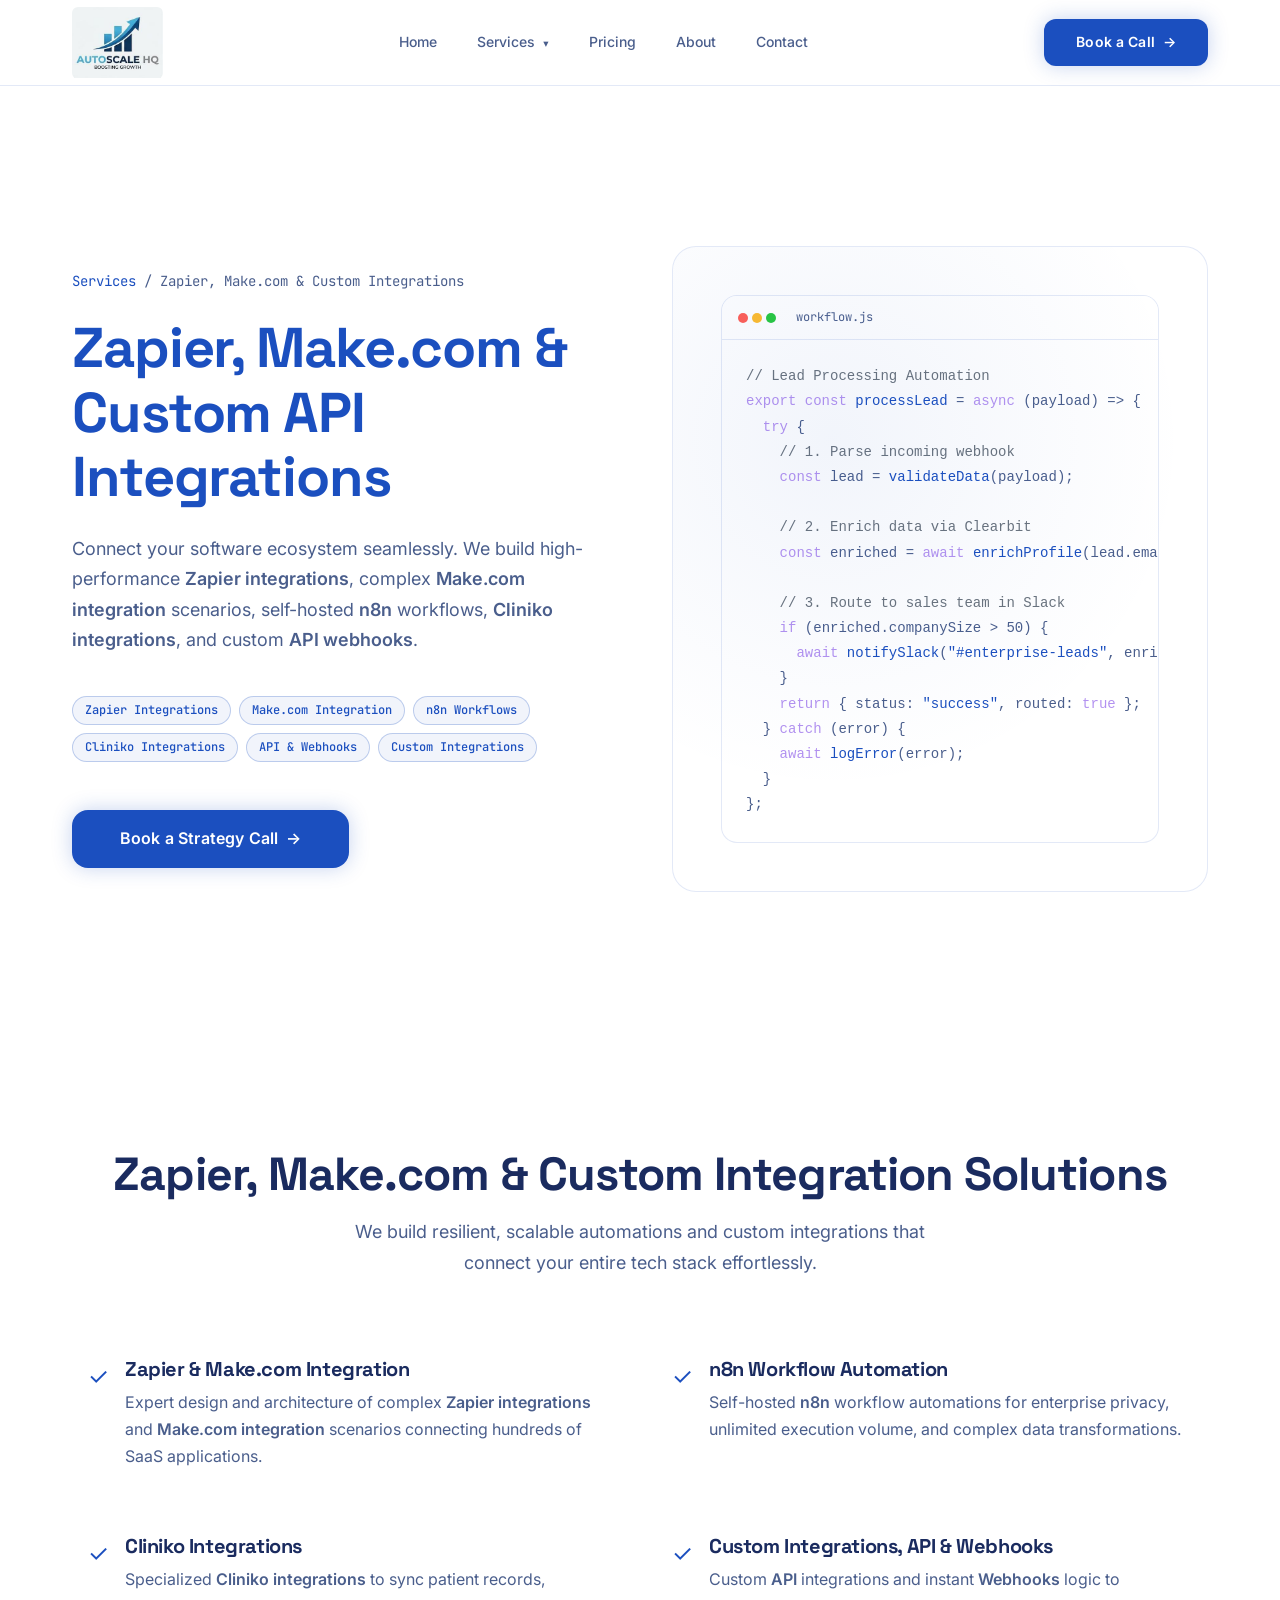
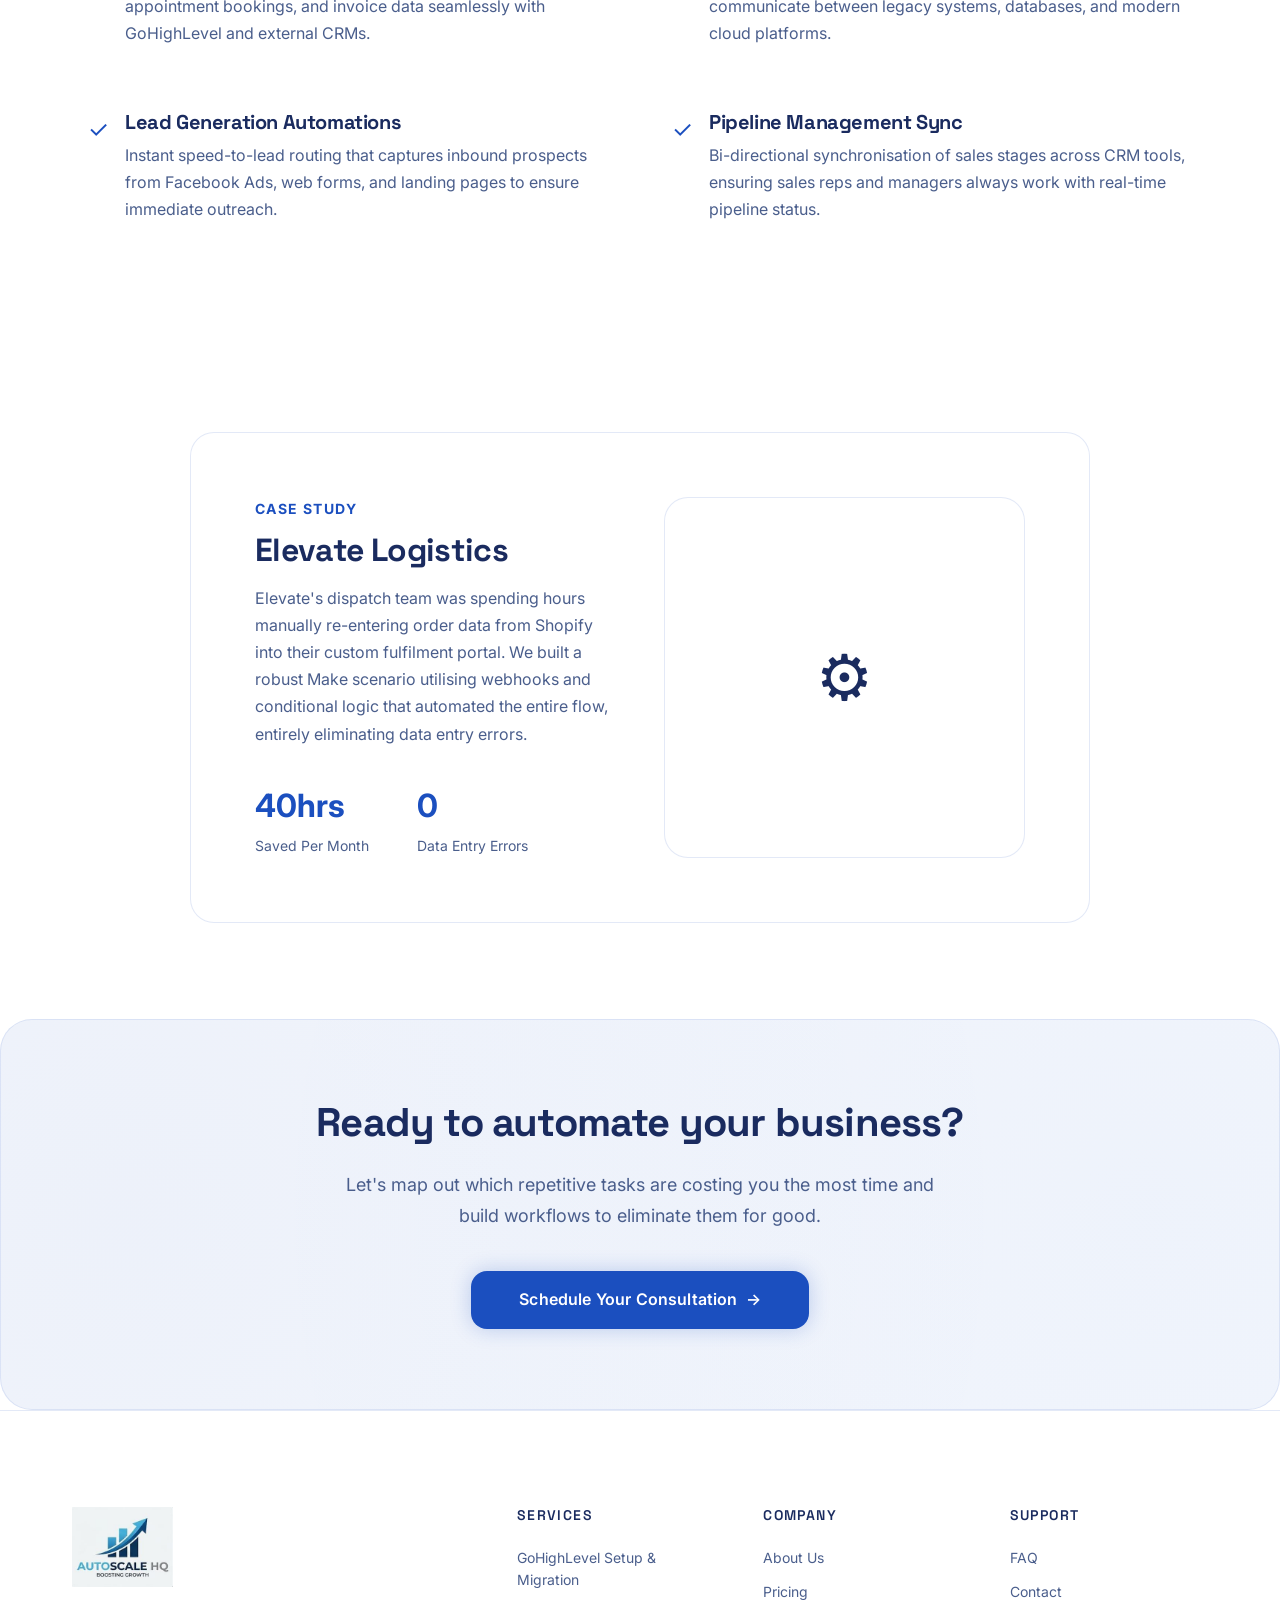
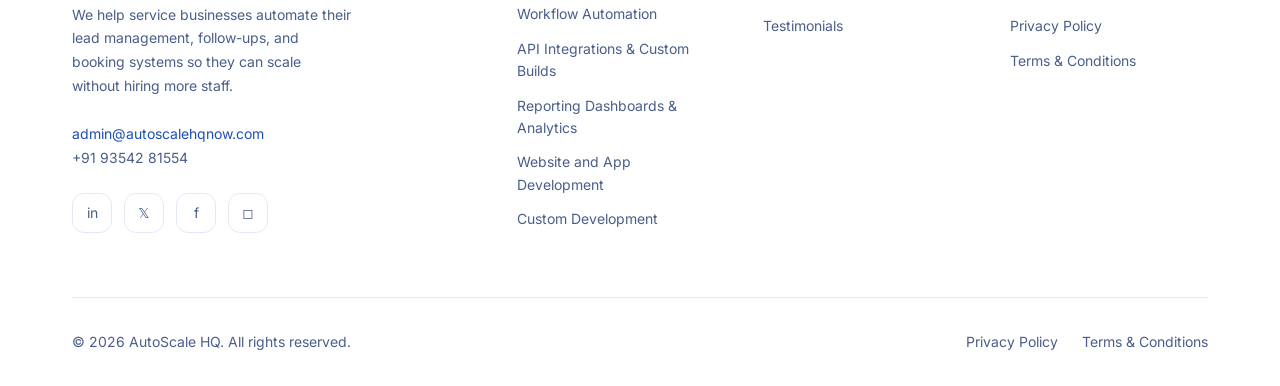
<file: service-automation.html>
<!DOCTYPE html>
<html lang="en">
<head>
  <meta charset="UTF-8">
  <meta name="viewport" content="width=device-width, initial-scale=1.0">
  <title>Zapier Integrations, Make.com Integration &amp; n8n Workflows | AutoScale HQ</title>
  <!-- Favicon -->
  <link rel="icon" type="image/png" sizes="32x32" href="assets/favicon-32x32.png">
  <link rel="icon" type="image/png" sizes="16x16" href="assets/favicon-16x16.png">
  <link rel="apple-touch-icon" sizes="180x180" href="assets/apple-touch-icon.png">
  <link rel="shortcut icon" href="favicon.ico">
  <meta name="description" content="Expert Zapier integrations, Make.com integration scenarios, n8n self-hosted workflows, Cliniko integrations, custom API development, and webhooks for automated lead generation.">
  <meta name="keywords" content="GoHighLevel, Gohighlevel setup, GohighLevel Support, Cliniko, Cliniko Integrations, GohighLevel Integrations, Pipeline Management, Lead Generation, Custom Integrations, API, Webhooks, Zapier, Zapier Integrations, Make.com, Make.com Integration, n8n">
  <link rel="canonical" href="https://www.autoscalehqnow.com/service-automation.html">

  <!-- Open Graph -->
  <meta property="og:type" content="website">
  <meta property="og:url" content="https://www.autoscalehqnow.com/service-automation.html">
  <meta property="og:site_name" content="AutoScale HQ">
  <meta property="og:title" content="Zapier Integrations, Make.com Integration &amp; n8n Workflows | AutoScale HQ">
  <meta property="og:description" content="Expert Zapier integrations, Make.com integration scenarios, n8n self-hosted workflows, Cliniko integrations, custom API development, and webhooks.">
  <meta property="og:image" content="https://www.autoscalehqnow.com/assets/logo.png">

  <!-- Twitter -->
  <meta name="twitter:card" content="summary_large_image">
  <meta name="twitter:url" content="https://www.autoscalehqnow.com/service-automation.html">
  <meta name="twitter:title" content="Zapier Integrations, Make.com Integration &amp; n8n Workflows | AutoScale HQ">
  <meta name="twitter:description" content="Expert Zapier integrations, Make.com integration scenarios, n8n self-hosted workflows, Cliniko integrations, custom API development, and webhooks.">
  <meta name="twitter:image" content="https://www.autoscalehqnow.com/assets/logo.png">

  <link rel="preconnect" href="https://fonts.googleapis.com">
  <link rel="preconnect" href="https://fonts.gstatic.com" crossorigin>
  <link href="https://fonts.googleapis.com/css2?family=Inter:wght@400;500;600;700&family=JetBrains+Mono:wght@400;500&family=Space+Grotesk:wght@500;600;700&display=swap" rel="stylesheet">
  <link rel="stylesheet" href="css/design-system.css">
  <link rel="stylesheet" href="css/components.css">
  <link rel="stylesheet" href="css/animations.css">
  <link rel="stylesheet" href="css/pages.css">

  <script type="application/ld+json">
  {
    "@context": "https://schema.org",
    "@type": "Service",
    "name": "Custom Integration & Workflow Automation",
    "provider": {
      "@type": "ProfessionalService",
      "name": "AutoScale HQ",
      "url": "https://www.autoscalehqnow.com/"
    },
    "serviceType": "Zapier Integrations, Make.com Integration, n8n, Cliniko Integrations, API & Webhooks",
    "description": "Architecting custom Zapier integrations, Make.com integration scenarios, n8n automated workflows, Cliniko integrations, custom API webhooks, and pipeline management.",
    "url": "https://www.autoscalehqnow.com/service-automation.html"
  }
  </script>
</head>
<body>
  <!-- Header injected by JS -->

  <main>
    <!-- HERO SPLIT -->
    <section class="section section-dark">
      <div class="container">
        <div class="service-hero-split">
          <!-- Left: Content -->
          <div class="service-hero-content reveal-left">
            <div style="display:flex; align-items:center; gap:var(--space-2); margin-bottom:var(--space-5); font-size:var(--text-sm); font-family:var(--font-mono); color:var(--color-text-muted);">
              <a href="services.html" style="color:var(--color-teal);">Services</a>
              <span>/</span>
              <span>Zapier, Make.com &amp; Custom Integrations</span>
            </div>
            <h1 class="section-title text-gradient" style="font-size:clamp(2rem, 5vw, 3.5rem); font-weight:700; margin-bottom:var(--space-5);">Zapier, Make.com &amp; Custom API Integrations</h1>
            <p style="font-size:var(--text-lg); color:var(--color-text-muted); margin-bottom:var(--space-7);">Connect your software ecosystem seamlessly. We build high-performance <strong>Zapier integrations</strong>, complex <strong>Make.com integration</strong> scenarios, self-hosted <strong>n8n</strong> workflows, <strong>Cliniko integrations</strong>, and custom <strong>API webhooks</strong>.</p>
            <div style="display:flex; flex-wrap:wrap; gap:var(--space-2); margin-bottom:var(--space-8);">
              <span class="badge badge-teal">Zapier Integrations</span>
              <span class="badge badge-teal">Make.com Integration</span>
              <span class="badge badge-teal">n8n Workflows</span>
              <span class="badge badge-teal">Cliniko Integrations</span>
              <span class="badge badge-teal">API &amp; Webhooks</span>
              <span class="badge badge-teal">Custom Integrations</span>
            </div>
            <a href="https://calendly.com/autoscalehqnow-info/30min" target="_blank" rel="noopener" class="btn btn-primary btn-lg btn-magnetic">Book a Strategy Call <span class="arrow">→</span></a>
          </div>

          <!-- Right: Terminal Visual -->
          <div class="service-hero-visual reveal-right">
            <div class="terminal-block">
              <div class="terminal-header">
                <div class="terminal-dots">
                  <span class="terminal-dot red"></span>
                  <span class="terminal-dot yellow"></span>
                  <span class="terminal-dot green"></span>
                </div>
                <span class="terminal-title">workflow.js</span>
              </div>
              <div class="terminal-body">
<pre style="margin:0; line-height:1.8;"><span class="line-comment">// Lead Processing Automation</span>
<span class="line-func">export const</span> <span class="line-keyword">processLead</span> = <span class="line-func">async</span> (payload) => {
  <span class="line-func">try</span> {
    <span class="line-comment">// 1. Parse incoming webhook</span>
    <span class="line-func">const</span> lead = <span class="line-keyword">validateData</span>(payload);

    <span class="line-comment">// 2. Enrich data via Clearbit</span>
    <span class="line-func">const</span> enriched = <span class="line-func">await</span> <span class="line-keyword">enrichProfile</span>(lead.email);

    <span class="line-comment">// 3. Route to sales team in Slack</span>
    <span class="line-func">if</span> (enriched.companySize > 50) {
      <span class="line-func">await</span> <span class="line-keyword">notifySlack</span>(<span class="line-string">"#enterprise-leads"</span>, enriched);
    }
    <span class="line-func">return</span> { status: <span class="line-string">"success"</span>, routed: <span class="line-func">true</span> };
  } <span class="line-func">catch</span> (error) {
    <span class="line-func">await</span> <span class="line-keyword">logError</span>(error);
  }
};</pre>
              </div>
            </div>
          </div>
        </div>
      </div>
    </section>

    <!-- SERVICES LIST -->
    <section class="section section-medium">
      <div class="container">
        <div class="section-header text-center reveal">
          <h2 class="section-title">Zapier, Make.com &amp; Custom Integration Solutions</h2>
          <p class="section-subtitle mx-auto">We build resilient, scalable automations and custom integrations that connect your entire tech stack effortlessly.</p>
        </div>

        <div class="feature-grid" data-stagger="true">
          <div class="feature-item reveal" style="display:flex; gap:var(--space-4);">
            <div style="color:var(--color-teal); font-size:1.5rem; flex-shrink:0;">✓</div>
            <div>
              <h3 style="font-size:var(--text-xl); font-weight:700; margin-bottom:var(--space-2);">Zapier &amp; Make.com Integration</h3>
              <p class="text-muted">Expert design and architecture of complex <strong>Zapier integrations</strong> and <strong>Make.com integration</strong> scenarios connecting hundreds of SaaS applications.</p>
            </div>
          </div>
          <div class="feature-item reveal" style="display:flex; gap:var(--space-4);">
            <div style="color:var(--color-teal); font-size:1.5rem; flex-shrink:0;">✓</div>
            <div>
              <h3 style="font-size:var(--text-xl); font-weight:700; margin-bottom:var(--space-2);">n8n Workflow Automation</h3>
              <p class="text-muted">Self-hosted <strong>n8n</strong> workflow automations for enterprise privacy, unlimited execution volume, and complex data transformations.</p>
            </div>
          </div>
          <div class="feature-item reveal" style="display:flex; gap:var(--space-4);">
            <div style="color:var(--color-teal); font-size:1.5rem; flex-shrink:0;">✓</div>
            <div>
              <h3 style="font-size:var(--text-xl); font-weight:700; margin-bottom:var(--space-2);">Cliniko Integrations</h3>
              <p class="text-muted">Specialized <strong>Cliniko integrations</strong> to sync patient records, appointment bookings, and invoice data seamlessly with GoHighLevel and external CRMs.</p>
            </div>
          </div>
          <div class="feature-item reveal" style="display:flex; gap:var(--space-4);">
            <div style="color:var(--color-teal); font-size:1.5rem; flex-shrink:0;">✓</div>
            <div>
              <h3 style="font-size:var(--text-xl); font-weight:700; margin-bottom:var(--space-2);">Custom Integrations, API &amp; Webhooks</h3>
              <p class="text-muted">Custom <strong>API</strong> integrations and instant <strong>Webhooks</strong> logic to communicate between legacy systems, databases, and modern cloud platforms.</p>
            </div>
          </div>
          <div class="feature-item reveal" style="display:flex; gap:var(--space-4);">
            <div style="color:var(--color-teal); font-size:1.5rem; flex-shrink:0;">✓</div>
            <div>
              <h3 style="font-size:var(--text-xl); font-weight:700; margin-bottom:var(--space-2);">Lead Generation Automations</h3>
              <p class="text-muted">Instant speed-to-lead routing that captures inbound prospects from Facebook Ads, web forms, and landing pages to ensure immediate outreach.</p>
            </div>
          </div>
          <div class="feature-item reveal" style="display:flex; gap:var(--space-4);">
            <div style="color:var(--color-teal); font-size:1.5rem; flex-shrink:0;">✓</div>
            <div>
              <h3 style="font-size:var(--text-xl); font-weight:700; margin-bottom:var(--space-2);">Pipeline Management Sync</h3>
              <p class="text-muted">Bi-directional synchronisation of sales stages across CRM tools, ensuring sales reps and managers always work with real-time pipeline status.</p>
            </div>
          </div>
        </div>
      </div>
    </section>

    <!-- CASE STUDY -->
    <section class="section section-dark">
      <div class="container">
        <div class="card-glass reveal" style="max-width:900px; margin-inline:auto; padding:var(--space-9);">
          <div class="grid gap-8" style="grid-template-columns: 1fr 1fr; align-items:center;">
            <div>
              <div style="color:var(--color-amber); font-size:var(--text-sm); font-weight:700; letter-spacing:0.1em; text-transform:uppercase; margin-bottom:var(--space-3);">Case Study</div>
              <h3 style="font-size:clamp(1.5rem, 3vw, 2rem); font-weight:700; margin-bottom:var(--space-4);">Elevate Logistics</h3>
              <p class="text-muted" style="margin-bottom:var(--space-6);">Elevate's dispatch team was spending hours manually re-entering order data from Shopify into their custom fulfilment portal. We built a robust Make scenario utilising webhooks and conditional logic that automated the entire flow, entirely eliminating data entry errors.</p>
              <div style="display:flex; gap:var(--space-8); margin-top:var(--space-6);">
                <div>
                  <div style="font-size:clamp(1.5rem, 3vw, 2rem); font-weight:700; color:var(--color-teal); margin-bottom:var(--space-1);">40hrs</div>
                  <div style="font-size:var(--text-sm); color:var(--color-text-muted);">Saved Per Month</div>
                </div>
                <div>
                  <div style="font-size:clamp(1.5rem, 3vw, 2rem); font-weight:700; color:var(--color-teal); margin-bottom:var(--space-1);">0</div>
                  <div style="font-size:var(--text-sm); color:var(--color-text-muted);">Data Entry Errors</div>
                </div>
              </div>
            </div>
            <div style="display:flex; align-items:center; justify-content:center; background:var(--color-surface); border:1px solid var(--color-border); border-radius:var(--radius-xl); padding:var(--space-9); aspect-ratio:1;">
              <span style="font-size:4rem;">⚙️</span>
            </div>
          </div>
        </div>
      </div>
    </section>

    <!-- CTA BANNER -->
    <section class="section cta-banner section-gradient text-center">
      <div class="container reveal">
        <h2 class="section-title" style="font-size:clamp(1.75rem, 4vw, 2.5rem); font-weight:700; margin-bottom:var(--space-5);">Ready to automate your business?</h2>
        <p style="font-size:var(--text-lg); color:var(--color-text-muted); margin-bottom:var(--space-7); max-width:600px; margin-inline:auto;">Let's map out which repetitive tasks are costing you the most time and build workflows to eliminate them for good.</p>
        <a href="https://calendly.com/autoscalehqnow-info/30min" target="_blank" rel="noopener" class="btn btn-primary btn-lg btn-magnetic">Schedule Your Consultation <span class="arrow">→</span></a>
      </div>
    </section>
  </main>

  <!-- Footer injected by JS -->
  <script src="js/components.js"></script>
  <script src="js/animations.js"></script>
</body>
</html>
</file>
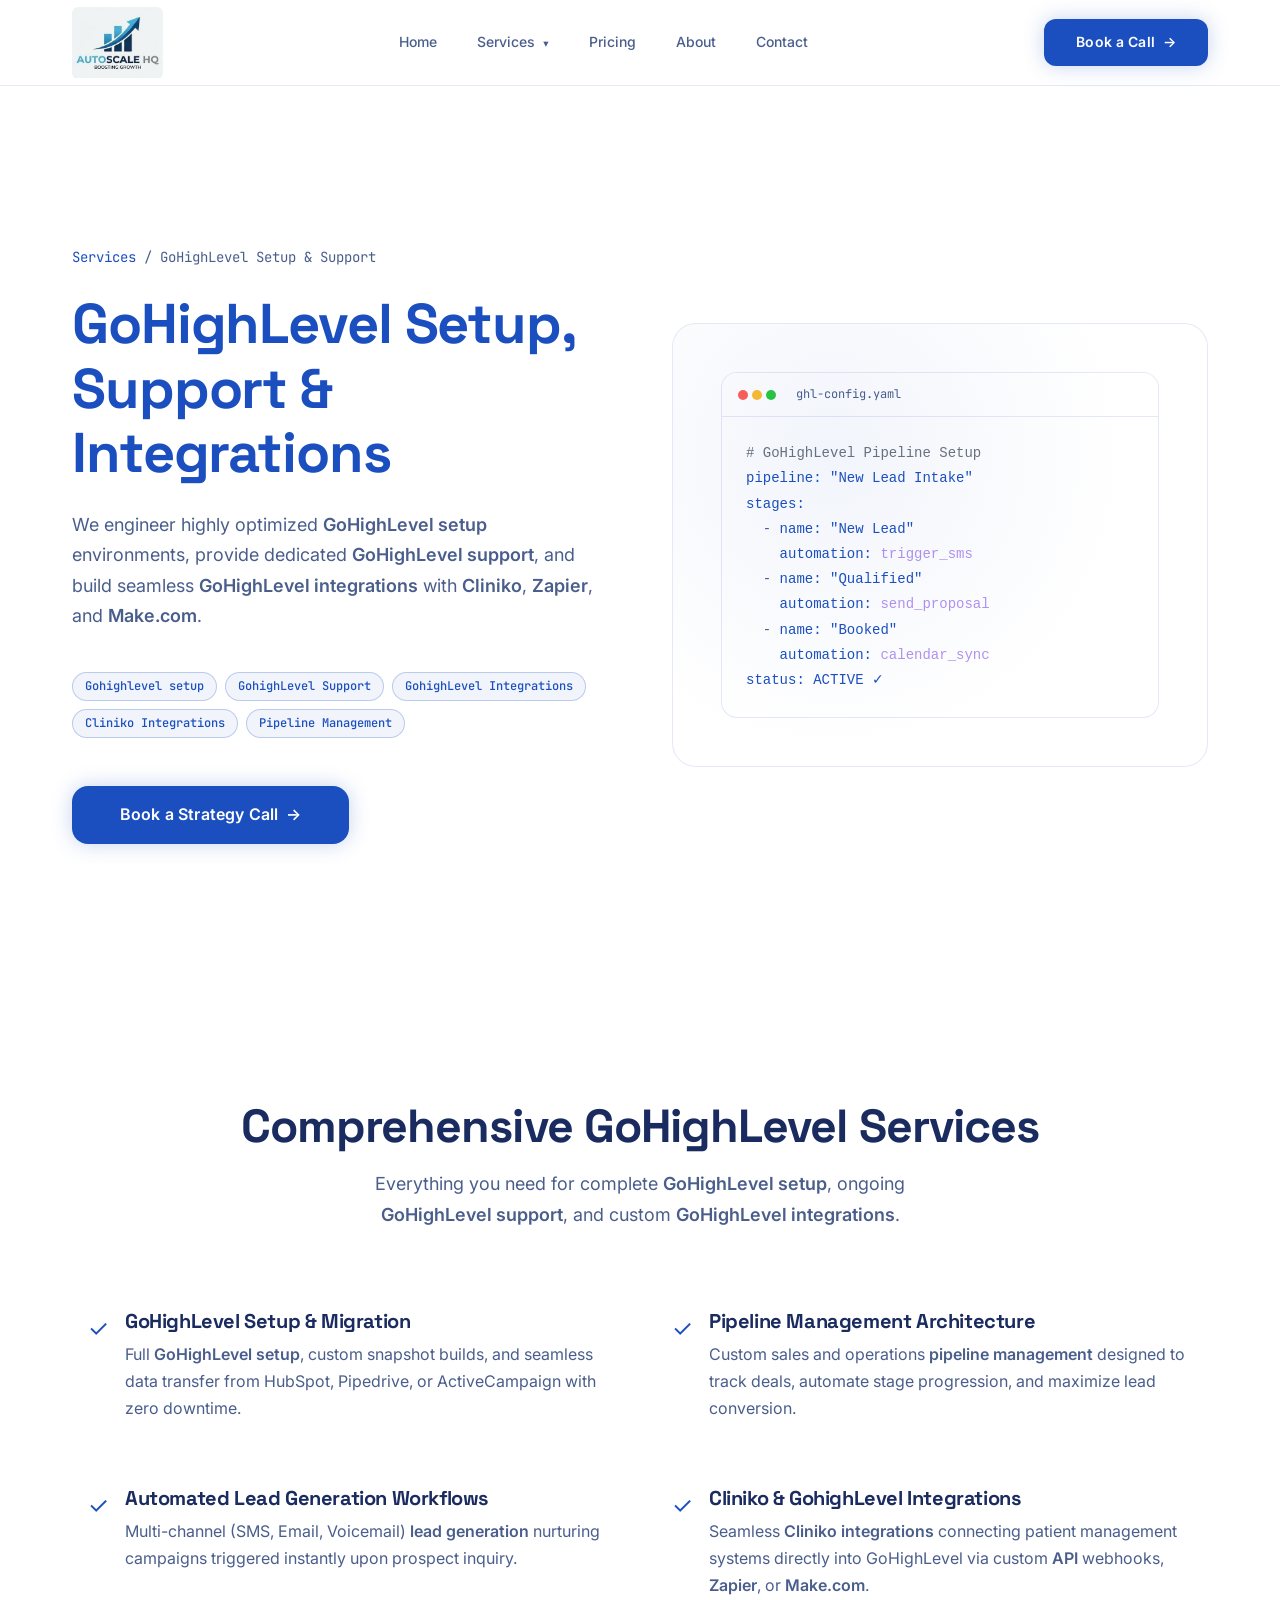
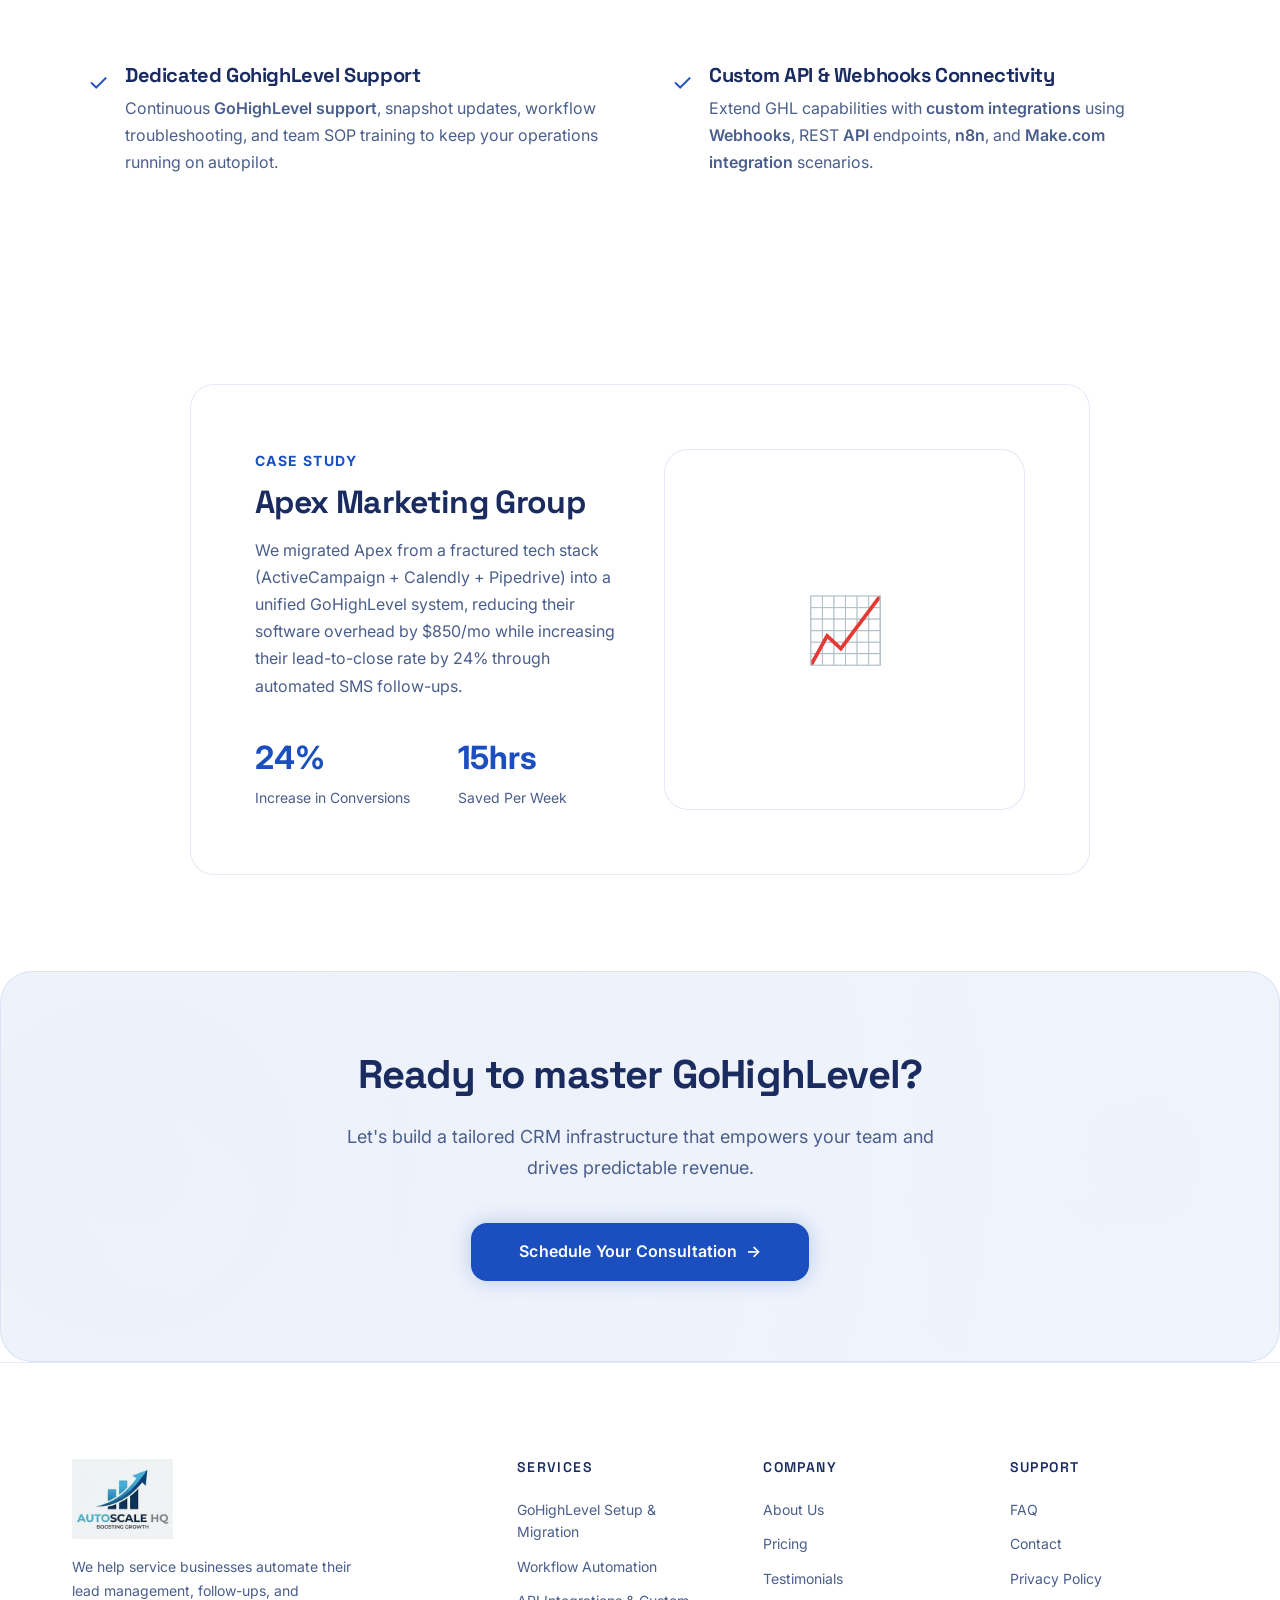
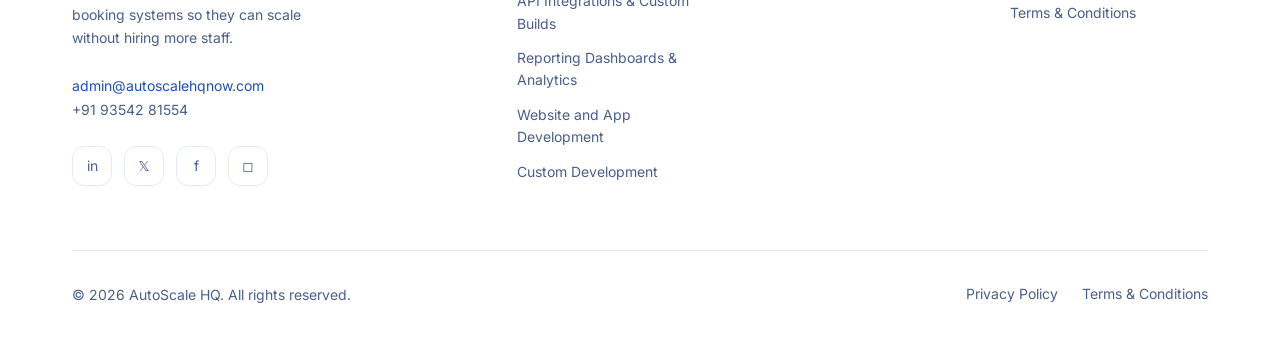
<file: service-ghl.html>
<!DOCTYPE html>
<html lang="en">
<head>
  <meta charset="UTF-8">
  <meta name="viewport" content="width=device-width, initial-scale=1.0">
  <title>GoHighLevel Setup, GoHighLevel Support &amp; Integrations | AutoScale HQ</title>
  <!-- Favicon -->
  <link rel="icon" type="image/png" sizes="32x32" href="assets/favicon-32x32.png">
  <link rel="icon" type="image/png" sizes="16x16" href="assets/favicon-16x16.png">
  <link rel="apple-touch-icon" sizes="180x180" href="assets/apple-touch-icon.png">
  <link rel="shortcut icon" href="favicon.ico">
  <meta name="description" content="Premier GoHighLevel setup, ongoing GoHighLevel support, GoHighLevel integrations, Cliniko integrations, pipeline management, and lead generation automation services.">
  <meta name="keywords" content="GoHighLevel, Gohighlevel setup, GohighLevel Support, Cliniko, Cliniko Integrations, GohighLevel Integrations, Pipeline Management, Lead Generation, Custom Integrations, API, Webhooks, Zapier, Zapier Integrations, Make.com, Make.com Integration, n8n">
  <link rel="canonical" href="https://www.autoscalehqnow.com/service-ghl.html">

  <!-- Open Graph -->
  <meta property="og:type" content="website">
  <meta property="og:url" content="https://www.autoscalehqnow.com/service-ghl.html">
  <meta property="og:site_name" content="AutoScale HQ">
  <meta property="og:title" content="GoHighLevel Setup, GoHighLevel Support &amp; Integrations | AutoScale HQ">
  <meta property="og:description" content="Premier GoHighLevel setup, ongoing GoHighLevel support, GoHighLevel integrations, Cliniko integrations, pipeline management, and lead generation automation services.">
  <meta property="og:image" content="https://www.autoscalehqnow.com/assets/logo.png">

  <!-- Twitter -->
  <meta name="twitter:card" content="summary_large_image">
  <meta name="twitter:url" content="https://www.autoscalehqnow.com/service-ghl.html">
  <meta name="twitter:title" content="GoHighLevel Setup, GoHighLevel Support &amp; Integrations | AutoScale HQ">
  <meta name="twitter:description" content="Premier GoHighLevel setup, ongoing GoHighLevel support, GoHighLevel integrations, Cliniko integrations, pipeline management, and lead generation automation services.">
  <meta name="twitter:image" content="https://www.autoscalehqnow.com/assets/logo.png">

  <link rel="preconnect" href="https://fonts.googleapis.com">
  <link rel="preconnect" href="https://fonts.gstatic.com" crossorigin>
  <link href="https://fonts.googleapis.com/css2?family=Inter:wght@400;500;600;700&family=JetBrains+Mono:wght@400;500&family=Space+Grotesk:wght@500;600;700&display=swap" rel="stylesheet">
  <link rel="stylesheet" href="css/design-system.css">
  <link rel="stylesheet" href="css/components.css">
  <link rel="stylesheet" href="css/animations.css">
  <link rel="stylesheet" href="css/pages.css">

  <script type="application/ld+json">
  {
    "@context": "https://schema.org",
    "@type": "Service",
    "name": "GoHighLevel Setup & Support",
    "provider": {
      "@type": "ProfessionalService",
      "name": "AutoScale HQ",
      "url": "https://www.autoscalehqnow.com/"
    },
    "serviceType": "GoHighLevel Setup, GoHighLevel Support & GohighLevel Integrations",
    "description": "Expert GoHighLevel setup, custom snapshot development, ongoing GoHighLevel support, Cliniko integrations, and pipeline management automations.",
    "url": "https://www.autoscalehqnow.com/service-ghl.html"
  }
  </script>
</head>
<body>
  <!-- Header injected by JS -->

  <main>
    <!-- HERO SPLIT -->
    <section class="section section-dark">
      <div class="container">
        <div class="service-hero-split">
          <!-- Left: Content -->
          <div class="service-hero-content reveal-left">
            <div class="breadcrumb" style="display:flex; align-items:center; gap:var(--space-2); margin-bottom:var(--space-5); font-size:var(--text-sm); font-family:var(--font-mono); color:var(--color-text-muted);">
              <a href="services.html" style="color:var(--color-teal);">Services</a>
              <span>/</span>
              <span>GoHighLevel Setup &amp; Support</span>
            </div>
            <h1 class="section-title text-gradient" style="font-size:clamp(2rem, 5vw, 3.5rem); font-weight:700; margin-bottom:var(--space-5);">GoHighLevel Setup, Support &amp; Integrations</h1>
            <p style="font-size:var(--text-lg); color:var(--color-text-muted); margin-bottom:var(--space-7);">We engineer highly optimized <strong>GoHighLevel setup</strong> environments, provide dedicated <strong>GoHighLevel support</strong>, and build seamless <strong>GoHighLevel integrations</strong> with <strong>Cliniko</strong>, <strong>Zapier</strong>, and <strong>Make.com</strong>.</p>
            <div style="display:flex; flex-wrap:wrap; gap:var(--space-2); margin-bottom:var(--space-8);">
              <span class="badge badge-teal">Gohighlevel setup</span>
              <span class="badge badge-teal">GohighLevel Support</span>
              <span class="badge badge-teal">GohighLevel Integrations</span>
              <span class="badge badge-teal">Cliniko Integrations</span>
              <span class="badge badge-teal">Pipeline Management</span>
            </div>
            <a href="https://calendly.com/autoscalehqnow-info/30min" target="_blank" rel="noopener" class="btn btn-primary btn-lg btn-magnetic">Book a Strategy Call <span class="arrow">→</span></a>
          </div>

          <!-- Right: Terminal Visual -->
          <div class="service-hero-visual reveal-right">
            <div class="terminal-block">
              <div class="terminal-header">
                <div class="terminal-dots">
                  <span class="terminal-dot red"></span>
                  <span class="terminal-dot yellow"></span>
                  <span class="terminal-dot green"></span>
                </div>
                <span class="terminal-title">ghl-config.yaml</span>
              </div>
              <div class="terminal-body">
<pre style="margin:0; line-height:1.8;"><span class="line-comment"># GoHighLevel Pipeline Setup</span>
<span class="line-keyword">pipeline:</span> <span class="line-string">"New Lead Intake"</span>
<span class="line-keyword">stages:</span>
  - <span class="line-keyword">name:</span> <span class="line-string">"New Lead"</span>
    <span class="line-keyword">automation:</span> <span class="line-func">trigger_sms</span>
  - <span class="line-keyword">name:</span> <span class="line-string">"Qualified"</span>
    <span class="line-keyword">automation:</span> <span class="line-func">send_proposal</span>
  - <span class="line-keyword">name:</span> <span class="line-string">"Booked"</span>
    <span class="line-keyword">automation:</span> <span class="line-func">calendar_sync</span>
<span class="line-keyword">status:</span> <span class="line-string">ACTIVE ✓</span></pre>
              </div>
            </div>
          </div>
        </div>
      </div>
    </section>

    <!-- SERVICES LIST -->
    <section class="section section-medium">
      <div class="container">
        <div class="section-header text-center reveal">
          <h2 class="section-title">Comprehensive GoHighLevel Services</h2>
          <p class="section-subtitle mx-auto">Everything you need for complete <strong>GoHighLevel setup</strong>, ongoing <strong>GoHighLevel support</strong>, and custom <strong>GoHighLevel integrations</strong>.</p>
        </div>

        <div class="feature-grid" data-stagger="true">
          <div class="feature-item reveal" style="display:flex; gap:var(--space-4);">
            <div style="color:var(--color-teal); font-size:1.5rem; flex-shrink:0;">✓</div>
            <div>
              <h3 style="font-size:var(--text-xl); font-weight:700; margin-bottom:var(--space-2);">GoHighLevel Setup &amp; Migration</h3>
              <p class="text-muted">Full <strong>GoHighLevel setup</strong>, custom snapshot builds, and seamless data transfer from HubSpot, Pipedrive, or ActiveCampaign with zero downtime.</p>
            </div>
          </div>
          <div class="feature-item reveal" style="display:flex; gap:var(--space-4);">
            <div style="color:var(--color-teal); font-size:1.5rem; flex-shrink:0;">✓</div>
            <div>
              <h3 style="font-size:var(--text-xl); font-weight:700; margin-bottom:var(--space-2);">Pipeline Management Architecture</h3>
              <p class="text-muted">Custom sales and operations <strong>pipeline management</strong> designed to track deals, automate stage progression, and maximize lead conversion.</p>
            </div>
          </div>
          <div class="feature-item reveal" style="display:flex; gap:var(--space-4);">
            <div style="color:var(--color-teal); font-size:1.5rem; flex-shrink:0;">✓</div>
            <div>
              <h3 style="font-size:var(--text-xl); font-weight:700; margin-bottom:var(--space-2);">Automated Lead Generation Workflows</h3>
              <p class="text-muted">Multi-channel (SMS, Email, Voicemail) <strong>lead generation</strong> nurturing campaigns triggered instantly upon prospect inquiry.</p>
            </div>
          </div>
          <div class="feature-item reveal" style="display:flex; gap:var(--space-4);">
            <div style="color:var(--color-teal); font-size:1.5rem; flex-shrink:0;">✓</div>
            <div>
              <h3 style="font-size:var(--text-xl); font-weight:700; margin-bottom:var(--space-2);">Cliniko &amp; GohighLevel Integrations</h3>
              <p class="text-muted">Seamless <strong>Cliniko integrations</strong> connecting patient management systems directly into GoHighLevel via custom <strong>API</strong> webhooks, <strong>Zapier</strong>, or <strong>Make.com</strong>.</p>
            </div>
          </div>
          <div class="feature-item reveal" style="display:flex; gap:var(--space-4);">
            <div style="color:var(--color-teal); font-size:1.5rem; flex-shrink:0;">✓</div>
            <div>
              <h3 style="font-size:var(--text-xl); font-weight:700; margin-bottom:var(--space-2);">Dedicated GohighLevel Support</h3>
              <p class="text-muted">Continuous <strong>GoHighLevel support</strong>, snapshot updates, workflow troubleshooting, and team SOP training to keep your operations running on autopilot.</p>
            </div>
          </div>
          <div class="feature-item reveal" style="display:flex; gap:var(--space-4);">
            <div style="color:var(--color-teal); font-size:1.5rem; flex-shrink:0;">✓</div>
            <div>
              <h3 style="font-size:var(--text-xl); font-weight:700; margin-bottom:var(--space-2);">Custom API &amp; Webhooks Connectivity</h3>
              <p class="text-muted">Extend GHL capabilities with <strong>custom integrations</strong> using <strong>Webhooks</strong>, REST <strong>API</strong> endpoints, <strong>n8n</strong>, and <strong>Make.com integration</strong> scenarios.</p>
            </div>
          </div>
        </div>
      </div>
    </section>

    <!-- CASE STUDY -->
    <section class="section section-dark">
      <div class="container">
        <div class="card-glass reveal" style="max-width:900px; margin-inline:auto; padding:var(--space-9);">
          <div class="grid gap-8" style="grid-template-columns: 1fr 1fr; align-items:center;">
            <div>
              <div style="color:var(--color-amber); font-size:var(--text-sm); font-weight:700; letter-spacing:0.1em; text-transform:uppercase; margin-bottom:var(--space-3);">Case Study</div>
              <h3 style="font-size:clamp(1.5rem, 3vw, 2rem); font-weight:700; margin-bottom:var(--space-4);">Apex Marketing Group</h3>
              <p class="text-muted" style="margin-bottom:var(--space-6);">We migrated Apex from a fractured tech stack (ActiveCampaign + Calendly + Pipedrive) into a unified GoHighLevel system, reducing their software overhead by $850/mo while increasing their lead-to-close rate by 24% through automated SMS follow-ups.</p>
              <div style="display:flex; gap:var(--space-8); margin-top:var(--space-6);">
                <div>
                  <div style="font-size:clamp(1.5rem, 3vw, 2rem); font-weight:700; color:var(--color-teal); margin-bottom:var(--space-1);">24%</div>
                  <div style="font-size:var(--text-sm); color:var(--color-text-muted);">Increase in Conversions</div>
                </div>
                <div>
                  <div style="font-size:clamp(1.5rem, 3vw, 2rem); font-weight:700; color:var(--color-teal); margin-bottom:var(--space-1);">15hrs</div>
                  <div style="font-size:var(--text-sm); color:var(--color-text-muted);">Saved Per Week</div>
                </div>
              </div>
            </div>
            <div style="display:flex; align-items:center; justify-content:center; background:var(--color-surface); border:1px solid var(--color-border); border-radius:var(--radius-xl); padding:var(--space-9); aspect-ratio:1;">
              <span style="font-size:4rem;">📈</span>
            </div>
          </div>
        </div>
      </div>
    </section>

    <!-- CTA BANNER -->
    <section class="section cta-banner section-gradient text-center">
      <div class="container reveal">
        <h2 class="section-title" style="font-size:clamp(1.75rem, 4vw, 2.5rem); font-weight:700; margin-bottom:var(--space-5);">Ready to master GoHighLevel?</h2>
        <p style="font-size:var(--text-lg); color:var(--color-text-muted); margin-bottom:var(--space-7); max-width:600px; margin-inline:auto;">Let's build a tailored CRM infrastructure that empowers your team and drives predictable revenue.</p>
        <a href="https://calendly.com/autoscalehqnow-info/30min" target="_blank" rel="noopener" class="btn btn-primary btn-lg btn-magnetic">Schedule Your Consultation <span class="arrow">→</span></a>
      </div>
    </section>
  </main>

  <!-- Footer injected by JS -->
  <script src="js/components.js"></script>
  <script src="js/animations.js"></script>
</body>
</html>
</file>
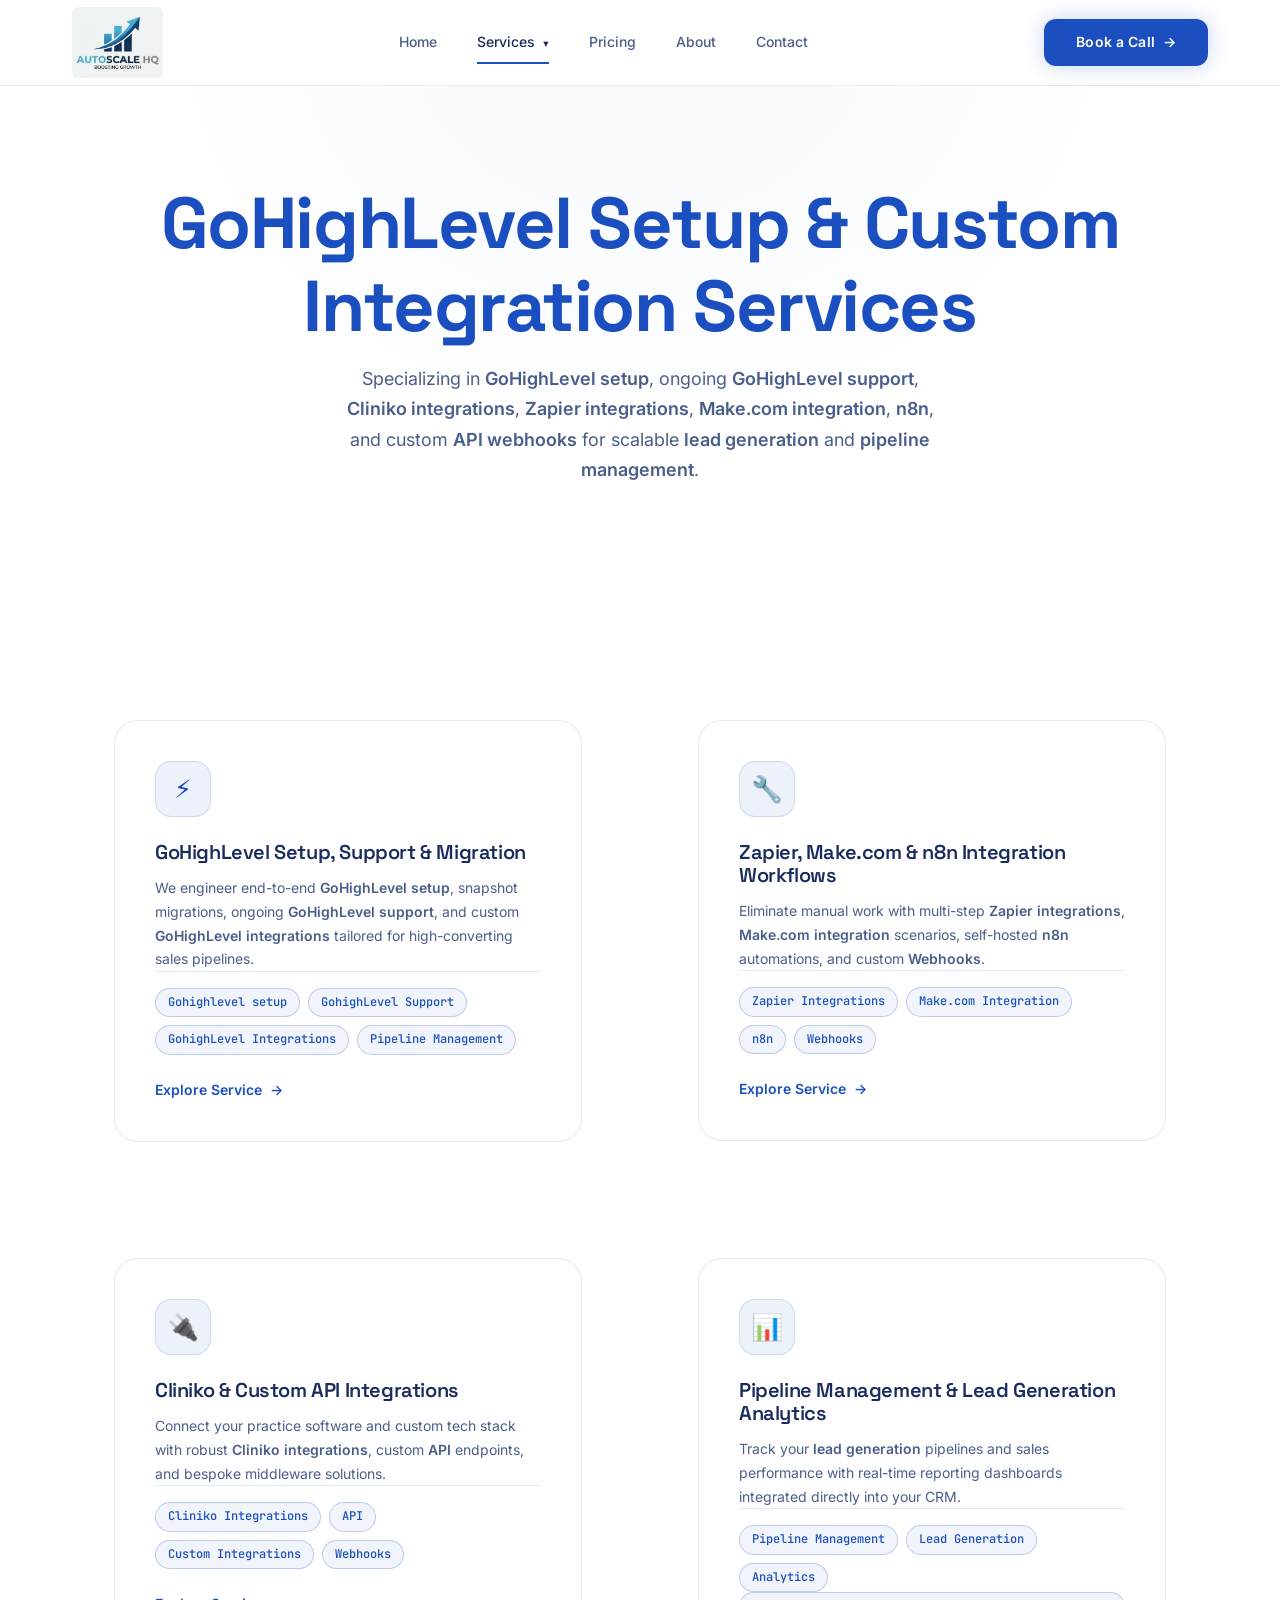
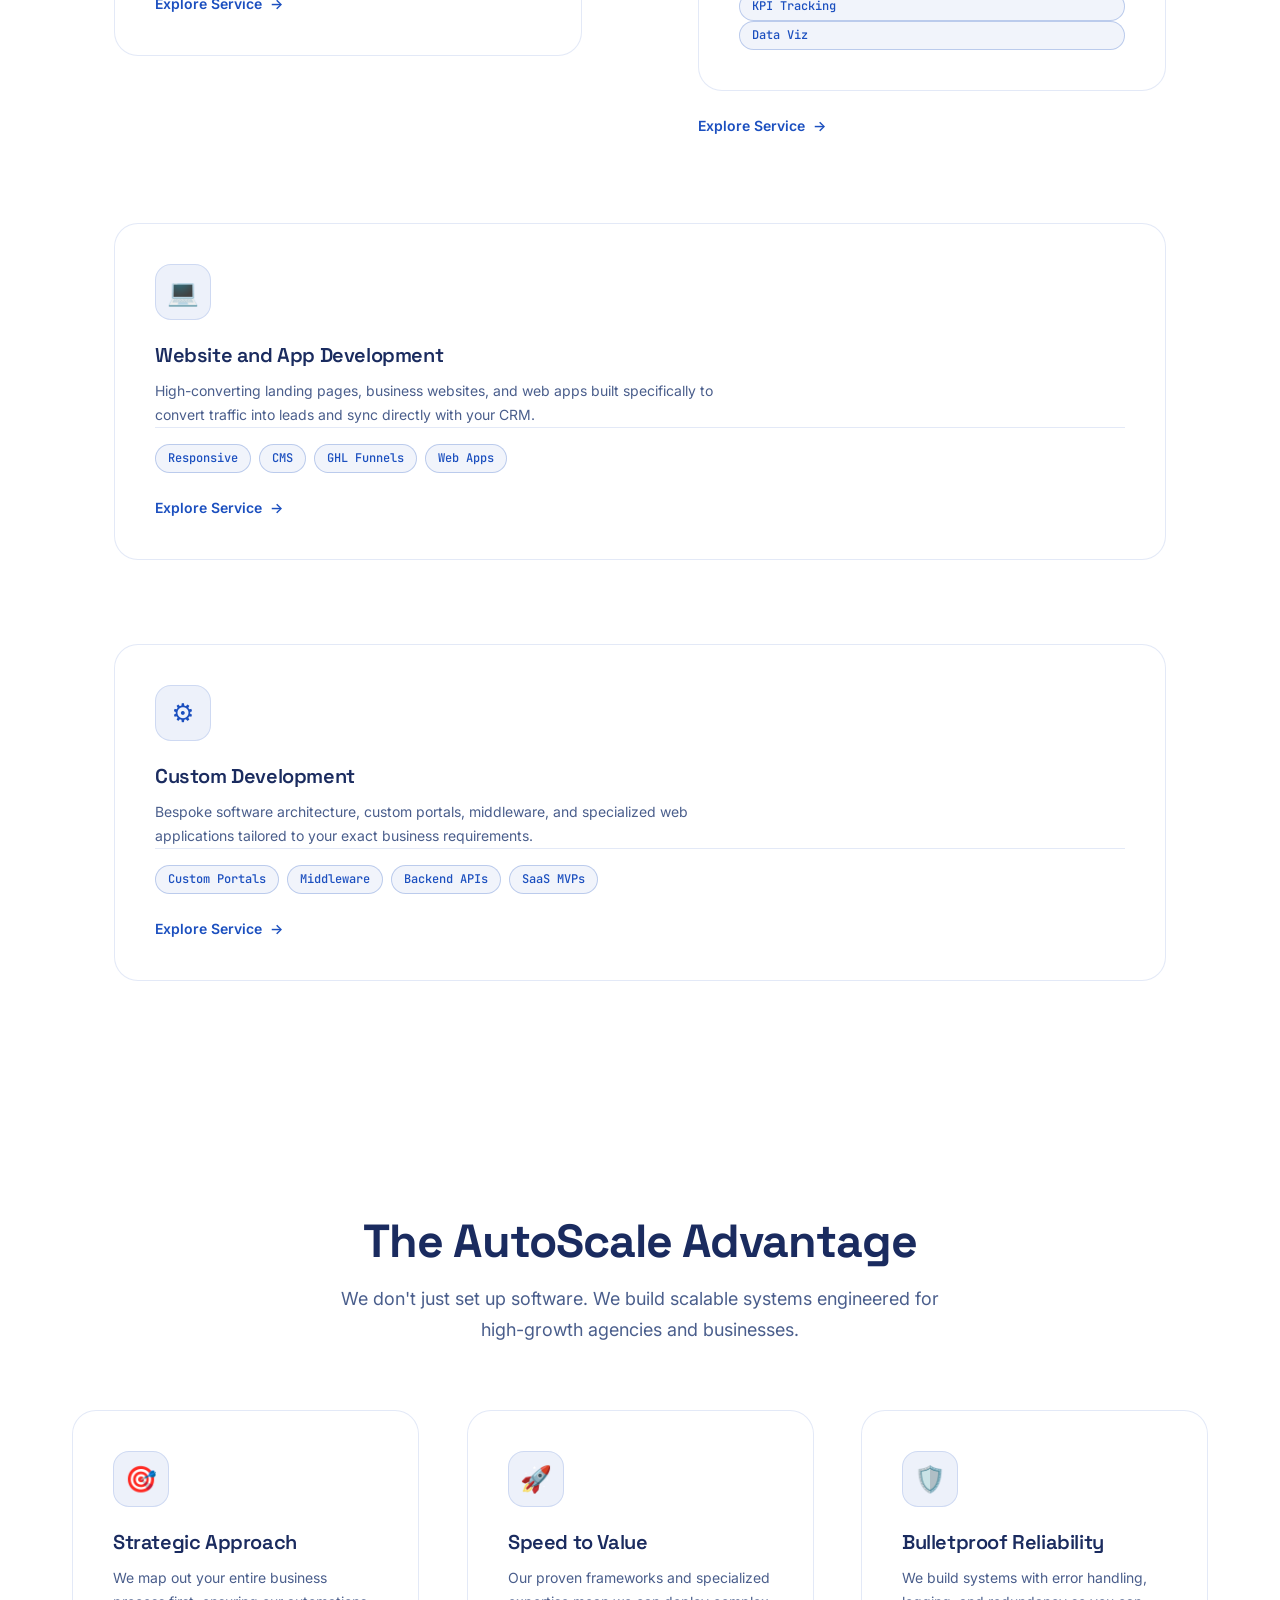
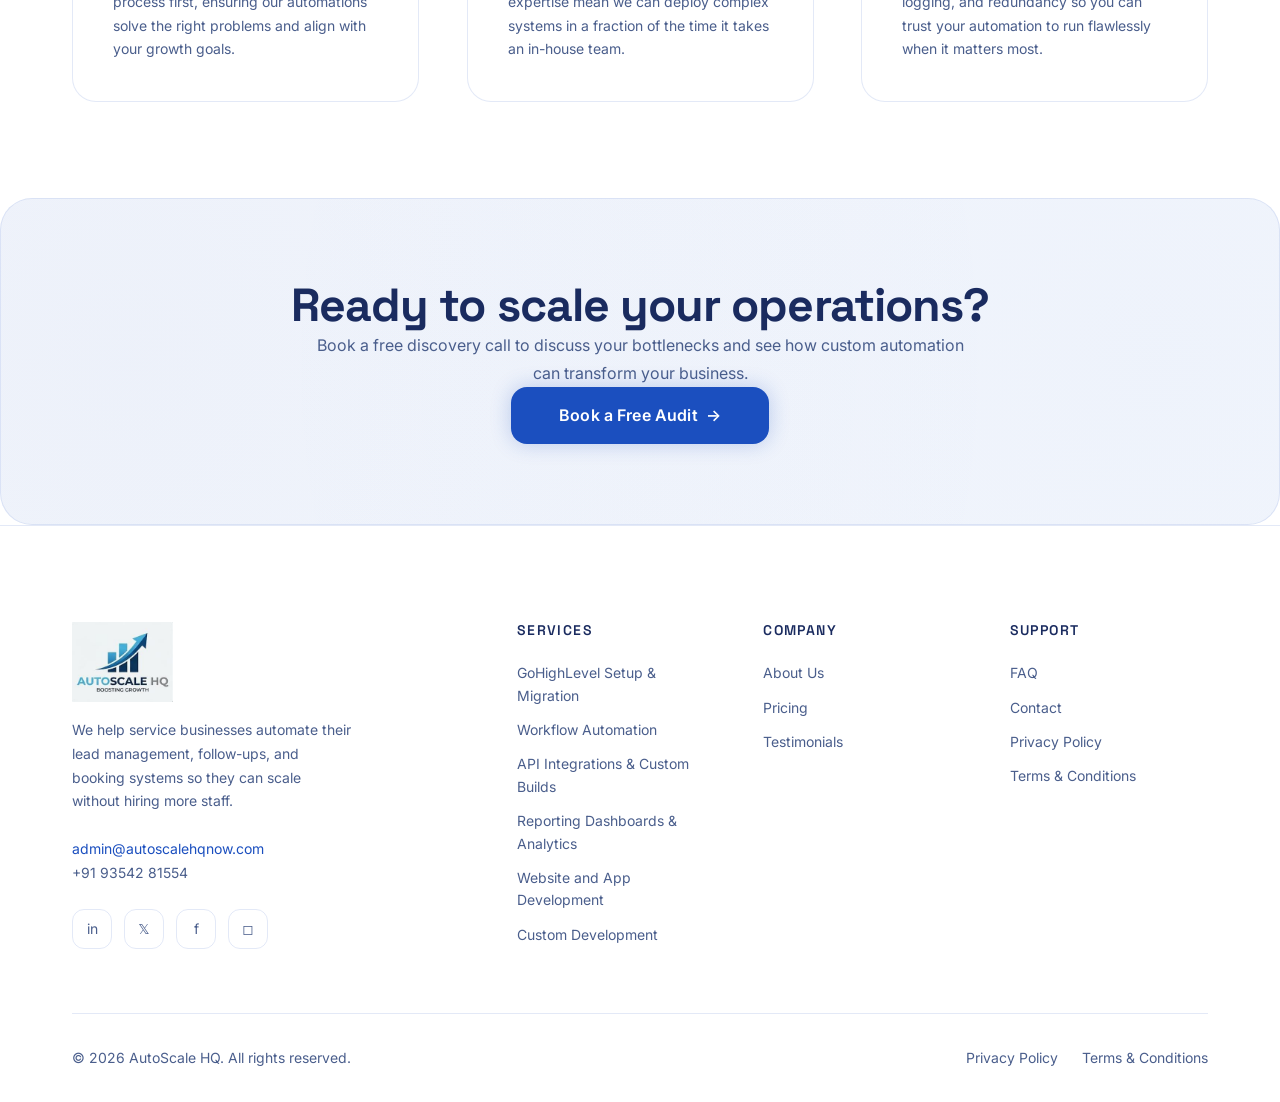
<file: services.html>
<!DOCTYPE html>
<html lang="en">
<head>
  <meta charset="UTF-8">
  <meta name="viewport" content="width=device-width, initial-scale=1.0">
  <title>GoHighLevel Setup, Zapier, Make.com &amp; Cliniko Integrations | AutoScale HQ</title>
  <!-- Favicon -->
  <link rel="icon" type="image/png" sizes="32x32" href="assets/favicon-32x32.png">
  <link rel="icon" type="image/png" sizes="16x16" href="assets/favicon-16x16.png">
  <link rel="apple-touch-icon" sizes="180x180" href="assets/apple-touch-icon.png">
  <link rel="shortcut icon" href="favicon.ico">
  <meta name="description" content="Explore AutoScale HQ services: GoHighLevel setup &amp; support, Cliniko integrations, Zapier integrations, Make.com integration, n8n, API webhooks, pipeline management, and lead generation.">
  <meta name="keywords" content="GoHighLevel, Gohighlevel setup, GohighLevel Support, Cliniko, Cliniko Integrations, GohighLevel Integrations, Pipeline Management, Lead Generation, Custom Integrations, API, Webhooks, Zapier, Zapier Integrations, Make.com, Make.com Integration, n8n">
  <link rel="canonical" href="https://www.autoscalehqnow.com/services.html">

  <!-- Open Graph -->
  <meta property="og:type" content="website">
  <meta property="og:url" content="https://www.autoscalehqnow.com/services.html">
  <meta property="og:site_name" content="AutoScale HQ">
  <meta property="og:title" content="GoHighLevel Setup, Zapier, Make.com &amp; Cliniko Integrations | AutoScale HQ">
  <meta property="og:description" content="Explore AutoScale HQ services: GoHighLevel setup &amp; support, Cliniko integrations, Zapier integrations, Make.com integration, n8n, API webhooks, pipeline management, and lead generation.">
  <meta property="og:image" content="https://www.autoscalehqnow.com/assets/logo.png">

  <!-- Twitter -->
  <meta name="twitter:card" content="summary_large_image">
  <meta name="twitter:url" content="https://www.autoscalehqnow.com/services.html">
  <meta name="twitter:title" content="GoHighLevel Setup, Zapier, Make.com &amp; Cliniko Integrations | AutoScale HQ">
  <meta name="twitter:description" content="Explore AutoScale HQ services: GoHighLevel setup &amp; support, Cliniko integrations, Zapier integrations, Make.com integration, n8n, API webhooks, pipeline management, and lead generation.">
  <meta name="twitter:image" content="https://www.autoscalehqnow.com/assets/logo.png">

  <link rel="preconnect" href="https://fonts.googleapis.com">
  <link rel="preconnect" href="https://fonts.gstatic.com" crossorigin>
  <link href="https://fonts.googleapis.com/css2?family=Inter:wght@400;500;600;700&family=JetBrains+Mono:wght@400;500&family=Space+Grotesk:wght@500;600;700&display=swap" rel="stylesheet">
  <link rel="stylesheet" href="css/design-system.css">
  <link rel="stylesheet" href="css/components.css">
  <link rel="stylesheet" href="css/animations.css">
  <link rel="stylesheet" href="css/pages.css">

  <script type="application/ld+json">
  {
    "@context": "https://schema.org",
    "@type": "Service",
    "name": "Integration & Automation Services",
    "provider": {
      "@type": "ProfessionalService",
      "name": "AutoScale HQ",
      "url": "https://www.autoscalehqnow.com/"
    },
    "serviceType": "GoHighLevel Setup, GoHighLevel Support, Cliniko Integrations, Zapier Integrations, Make.com Integration, n8n, API Webhooks",
    "description": "Comprehensive integration services covering GoHighLevel setup, Cliniko integrations, Zapier & Make.com workflows, n8n, API webhooks, pipeline management, and lead generation.",
    "url": "https://www.autoscalehqnow.com/services.html"
  }
  </script>
</head>
<body>
  <!-- Header injected by JS -->

  <main>
    <section class="section page-hero section-dark">
      <div class="container text-center reveal-scale">
        <h1 class="section-title text-gradient mb-6">GoHighLevel Setup &amp; Custom Integration Services</h1>
        <p class="section-subtitle text-muted mx-auto">Specializing in <strong>GoHighLevel setup</strong>, ongoing <strong>GoHighLevel support</strong>, <strong>Cliniko integrations</strong>, <strong>Zapier integrations</strong>, <strong>Make.com integration</strong>, <strong>n8n</strong>, and custom <strong>API webhooks</strong> for scalable <strong>lead generation</strong> and <strong>pipeline management</strong>.</p>
      </div>
    </section>

    <section class="section section-dark">
      <div class="container">
        <div class="grid grid-2 gap-8 services-grid" data-stagger="true">
          <!-- Service 1 -->
          <div class="card-glow reveal" id="ghl">
            <div class="card-glass h-full flex flex-col p-8">
              <div class="card-icon text-4xl mb-6">⚡</div>
              <h2 class="card-title text-2xl mb-4 font-bold">GoHighLevel Setup, Support &amp; Migration</h2>
              <p class="card-text text-muted mb-6 flex-grow">We engineer end-to-end <strong>GoHighLevel setup</strong>, snapshot migrations, ongoing <strong>GoHighLevel support</strong>, and custom <strong>GoHighLevel integrations</strong> tailored for high-converting sales pipelines.</p>
              <div class="service-tags flex flex-wrap gap-2 mb-8">
                <span class="badge badge-teal">Gohighlevel setup</span>
                <span class="badge badge-teal">GohighLevel Support</span>
                <span class="badge badge-teal">GohighLevel Integrations</span>
                <span class="badge badge-teal">Pipeline Management</span>
              </div>
              <a href="service-ghl.html" class="card-link text-teal font-medium flex items-center gap-2 hover:text-white transition-colors mt-auto">
                Explore Service <span>→</span>
              </a>
            </div>
          </div>

          <!-- Service 2 -->
          <div class="card-glow reveal" id="workflow">
            <div class="card-glass h-full flex flex-col p-8">
              <div class="card-icon text-4xl mb-6">🔧</div>
              <h2 class="card-title text-2xl mb-4 font-bold">Zapier, Make.com &amp; n8n Integration Workflows</h2>
              <p class="card-text text-muted mb-6 flex-grow">Eliminate manual work with multi-step <strong>Zapier integrations</strong>, <strong>Make.com integration</strong> scenarios, self-hosted <strong>n8n</strong> automations, and custom <strong>Webhooks</strong>.</p>
              <div class="service-tags flex flex-wrap gap-2 mb-8">
                <span class="badge badge-teal">Zapier Integrations</span>
                <span class="badge badge-teal">Make.com Integration</span>
                <span class="badge badge-teal">n8n</span>
                <span class="badge badge-teal">Webhooks</span>
              </div>
              <a href="service-automation.html" class="card-link text-teal font-medium flex items-center gap-2 hover:text-white transition-colors mt-auto">
                Explore Service <span>→</span>
              </a>
            </div>
          </div>

          <!-- Service 3 -->
          <div class="card-glow reveal" id="integrations">
            <div class="card-glass h-full flex flex-col p-8">
              <div class="card-icon text-4xl mb-6">🔌</div>
              <h2 class="card-title text-2xl mb-4 font-bold">Cliniko &amp; Custom API Integrations</h2>
              <p class="card-text text-muted mb-6 flex-grow">Connect your practice software and custom tech stack with robust <strong>Cliniko integrations</strong>, custom <strong>API</strong> endpoints, and bespoke middleware solutions.</p>
              <div class="service-tags flex flex-wrap gap-2 mb-8">
                <span class="badge badge-teal">Cliniko Integrations</span>
                <span class="badge badge-teal">API</span>
                <span class="badge badge-teal">Custom Integrations</span>
                <span class="badge badge-teal">Webhooks</span>
              </div>
              <a href="pricing.html#automation-pricing" class="card-link text-teal font-medium flex items-center gap-2 hover:text-white transition-colors mt-auto">
                Explore Service <span>→</span>
              </a>
            </div>
          </div>

          <!-- Service 4 -->
          <div class="card-glow reveal" id="reporting">
            <div class="card-glass h-full flex flex-col p-8">
              <div class="card-icon text-4xl mb-6">📊</div>
              <h2 class="card-title text-2xl mb-4 font-bold">Pipeline Management &amp; Lead Generation Analytics</h2>
              <p class="card-text text-muted mb-6 flex-grow">Track your <strong>lead generation</strong> pipelines and sales performance with real-time reporting dashboards integrated directly into your CRM.</p>
              <div class="service-tags flex flex-wrap gap-2 mb-8">
                <span class="badge badge-teal">Pipeline Management</span>
                <span class="badge badge-teal">Lead Generation</span>
                <span class="badge badge-teal">Analytics</span>
              </div>
                <span class="badge badge-teal">KPI Tracking</span>
                <span class="badge badge-teal">Data Viz</span>
              </div>
              <a href="pricing.html#ghl-pricing" class="card-link text-teal font-medium flex items-center gap-2 hover:text-white transition-colors mt-auto">
                Explore Service <span>→</span>
              </a>
            </div>
          </div>

          <!-- Service 5 -->
          <div class="card-glow reveal" id="webdev">
            <div class="card-glass h-full flex flex-col p-8">
              <div class="card-icon text-4xl mb-6">💻</div>
              <h2 class="card-title text-2xl mb-4 font-bold">Website and App Development</h2>
              <p class="card-text text-muted mb-6 flex-grow">High-converting landing pages, business websites, and web apps built specifically to convert traffic into leads and sync directly with your CRM.</p>
              <div class="service-tags flex flex-wrap gap-2 mb-8">
                <span class="badge badge-teal">Responsive</span>
                <span class="badge badge-teal">CMS</span>
                <span class="badge badge-teal">GHL Funnels</span>
                <span class="badge badge-teal">Web Apps</span>
              </div>
              <a href="pricing.html#website-pricing" class="card-link text-teal font-medium flex items-center gap-2 hover:text-white transition-colors mt-auto">
                Explore Service <span>→</span>
              </a>
            </div>
          </div>

          <!-- Service 6 -->
          <div class="card-glow reveal" id="custom">
            <div class="card-glass h-full flex flex-col p-8">
              <div class="card-icon text-4xl mb-6">⚙️</div>
              <h2 class="card-title text-2xl mb-4 font-bold">Custom Development</h2>
              <p class="card-text text-muted mb-6 flex-grow">Bespoke software architecture, custom portals, middleware, and specialized web applications tailored to your exact business requirements.</p>
              <div class="service-tags flex flex-wrap gap-2 mb-8">
                <span class="badge badge-teal">Custom Portals</span>
                <span class="badge badge-teal">Middleware</span>
                <span class="badge badge-teal">Backend APIs</span>
                <span class="badge badge-teal">SaaS MVPs</span>
              </div>
              <a href="pricing.html#website-pricing" class="card-link text-teal font-medium flex items-center gap-2 hover:text-white transition-colors mt-auto">
                Explore Service <span>→</span>
              </a>
            </div>
          </div>
        </div>
      </div>
    </section>

    <section class="section section-medium">
      <div class="container">
        <div class="section-header text-center mb-16 reveal">
          <h2 class="section-title text-4xl font-bold mb-4">The AutoScale Advantage</h2>
          <p class="section-subtitle text-muted max-w-2xl mx-auto">We don't just set up software. We build scalable systems engineered for high-growth agencies and businesses.</p>
        </div>

        <div class="grid grid-3 gap-8" data-stagger="true">
          <div class="card-solid p-8 rounded-xl bg-dark border border-gray-800 reveal">
            <div class="card-icon text-3xl mb-4">🎯</div>
            <h3 class="card-title text-xl font-bold mb-3">Strategic Approach</h3>
            <p class="card-text text-muted">We map out your entire business process first, ensuring our automations solve the right problems and align with your growth goals.</p>
          </div>
          <div class="card-solid p-8 rounded-xl bg-dark border border-gray-800 reveal">
            <div class="card-icon text-3xl mb-4">🚀</div>
            <h3 class="card-title text-xl font-bold mb-3">Speed to Value</h3>
            <p class="card-text text-muted">Our proven frameworks and specialized expertise mean we can deploy complex systems in a fraction of the time it takes an in-house team.</p>
          </div>
          <div class="card-solid p-8 rounded-xl bg-dark border border-gray-800 reveal">
            <div class="card-icon text-3xl mb-4">🛡️</div>
            <h3 class="card-title text-xl font-bold mb-3">Bulletproof Reliability</h3>
            <p class="card-text text-muted">We build systems with error handling, logging, and redundancy so you can trust your automation to run flawlessly when it matters most.</p>
          </div>
        </div>
      </div>
    </section>

    <section class="section cta-banner section-gradient py-20">
      <div class="container text-center reveal-scale">
        <h2 class="text-4xl font-bold mb-6">Ready to scale your operations?</h2>
        <p class="text-xl text-muted mb-8 max-w-2xl mx-auto">Book a free discovery call to discuss your bottlenecks and see how custom automation can transform your business.</p>
        <a href="https://calendly.com/autoscalehqnow-info/30min" target="_blank" rel="noopener" class="btn btn-primary btn-lg inline-flex items-center gap-2">
          Book a Free Audit <span class="arrow">→</span>
        </a>
      </div>
    </section>
  </main>

  <script src="js/components.js"></script>
  <script src="js/animations.js"></script>
</body>
</html>
</file>
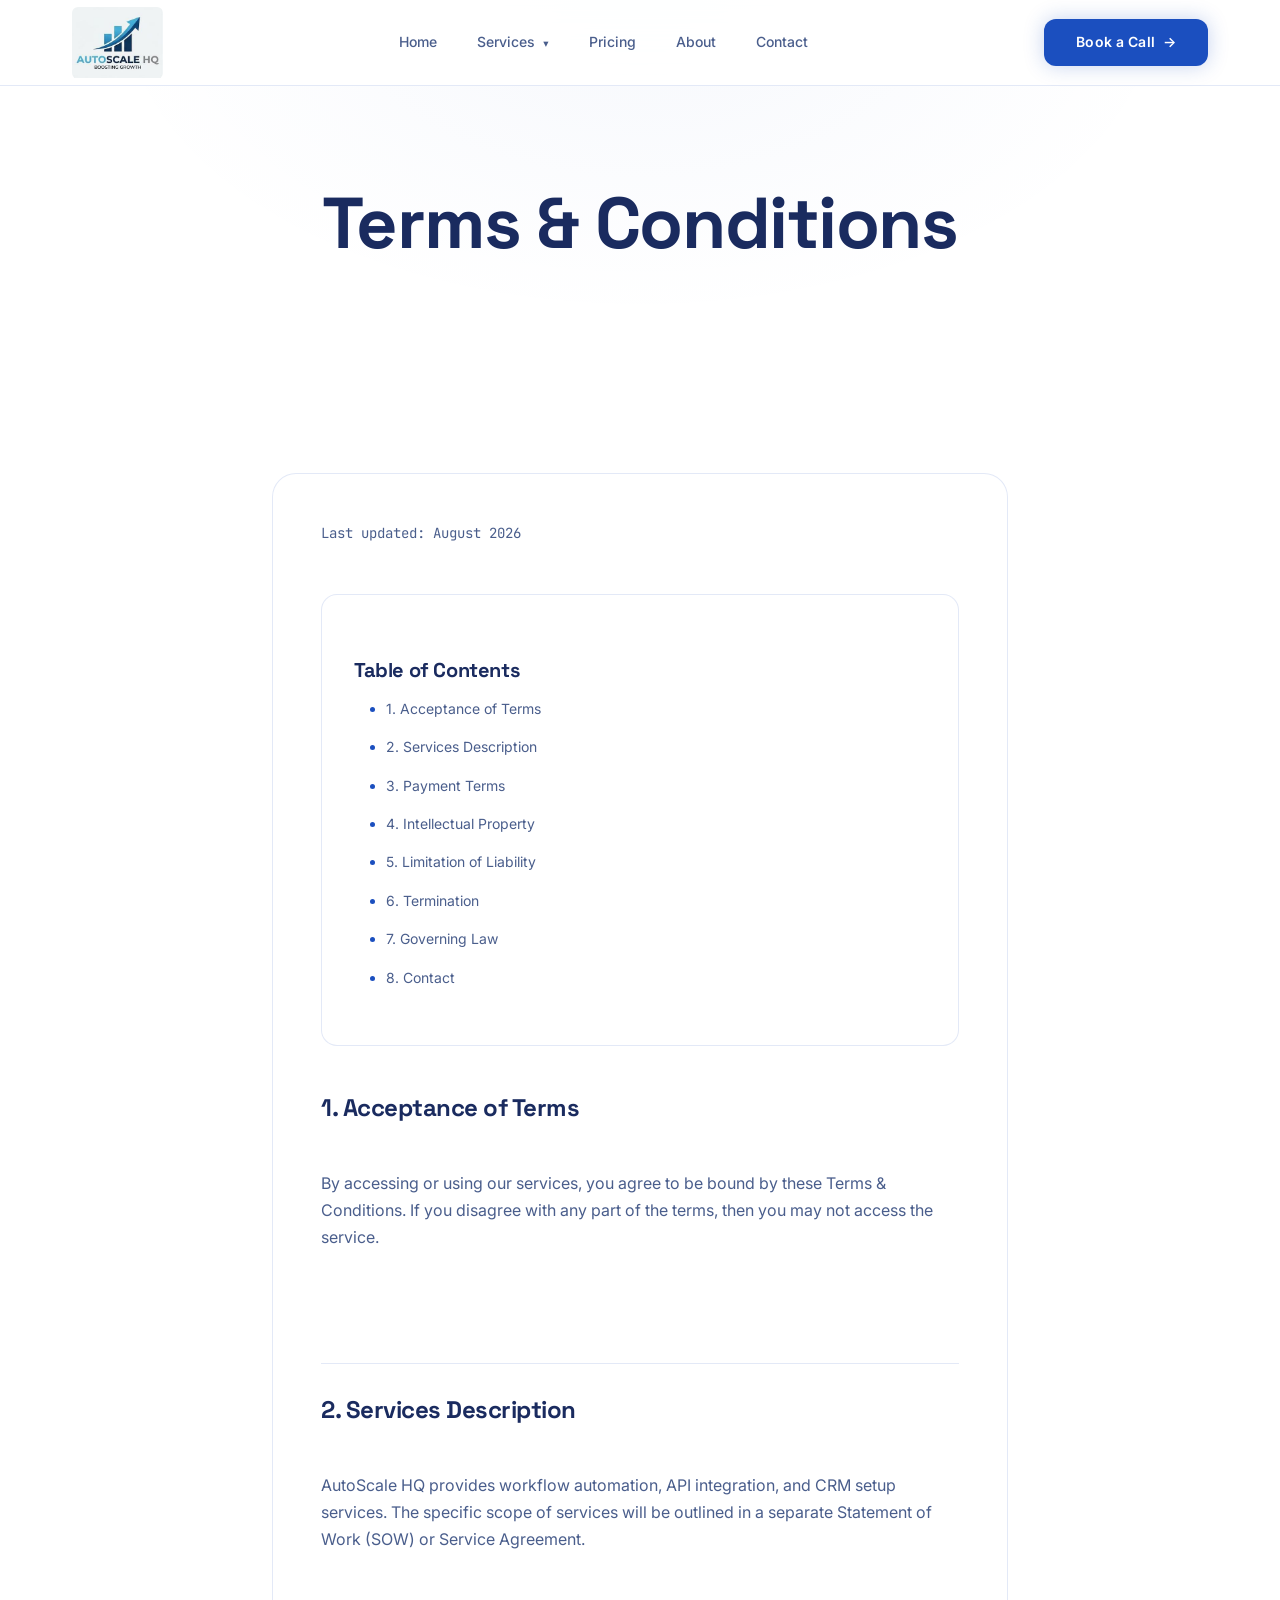
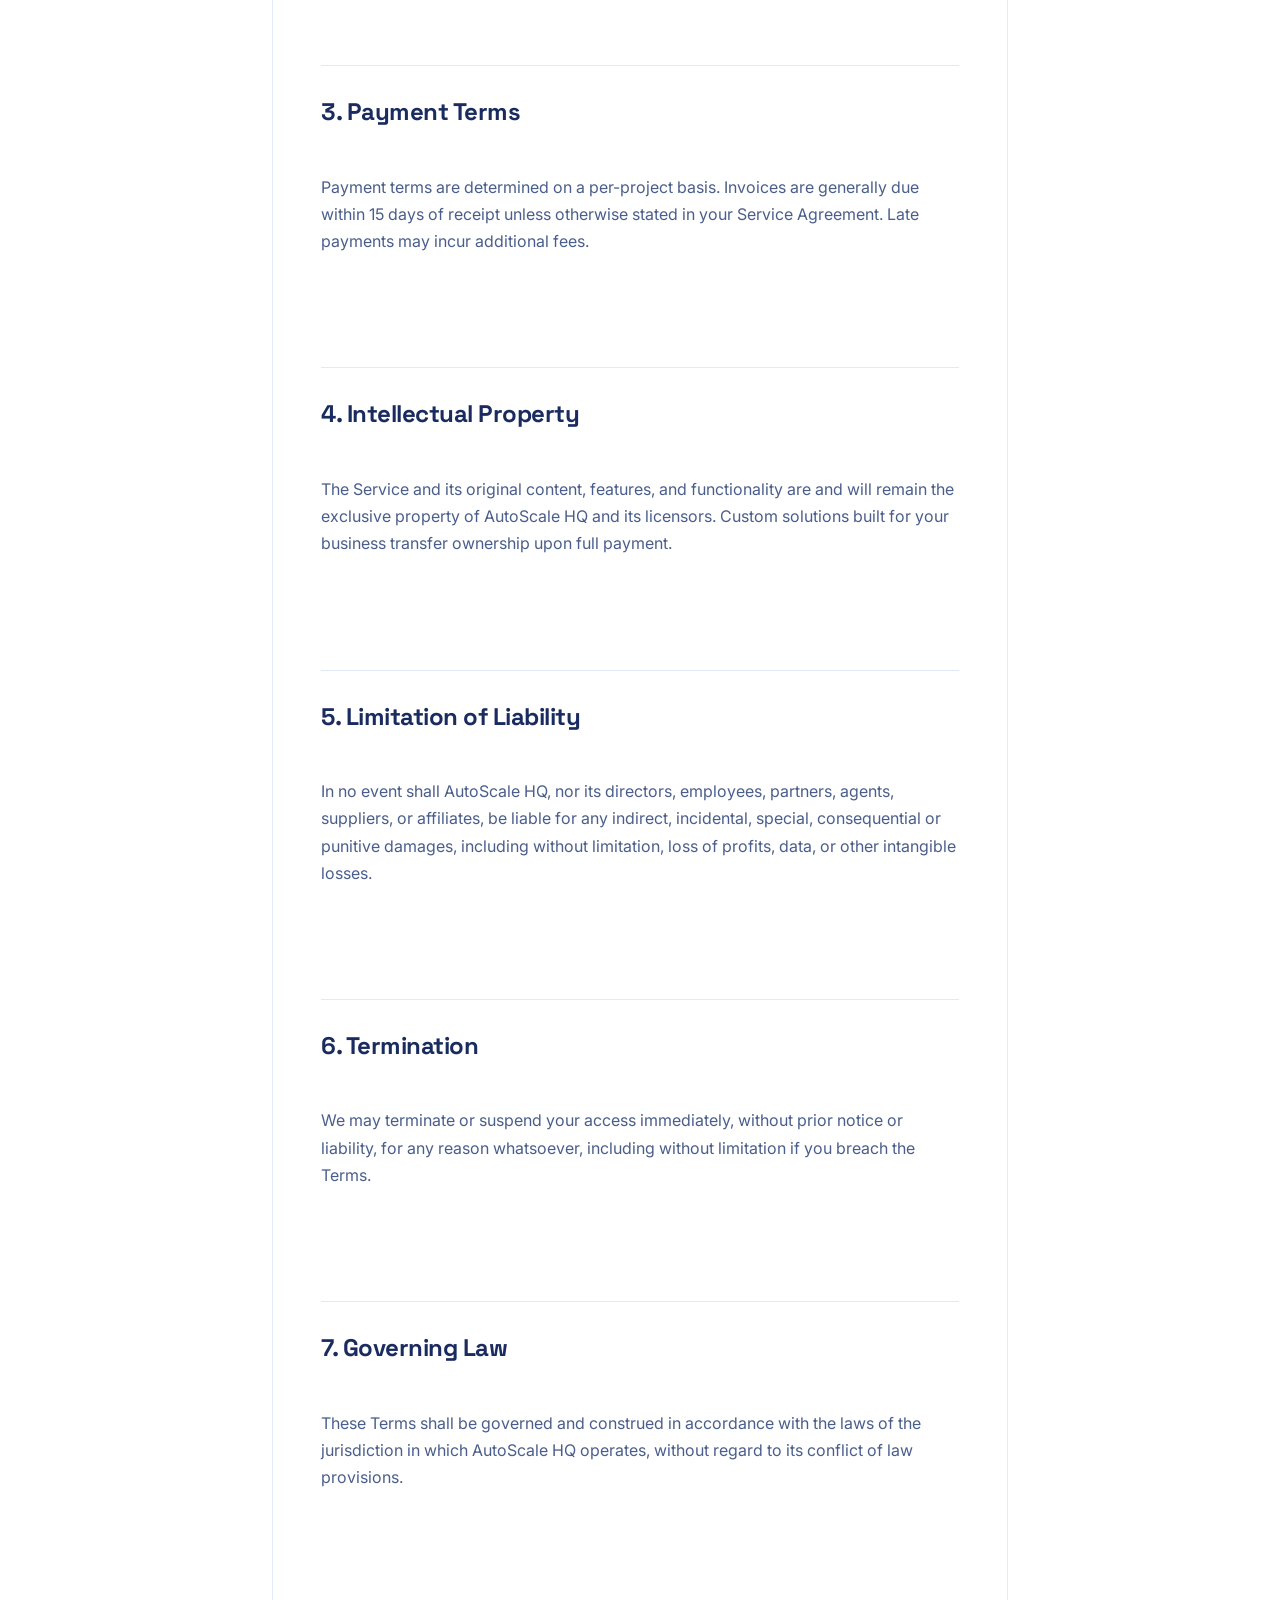
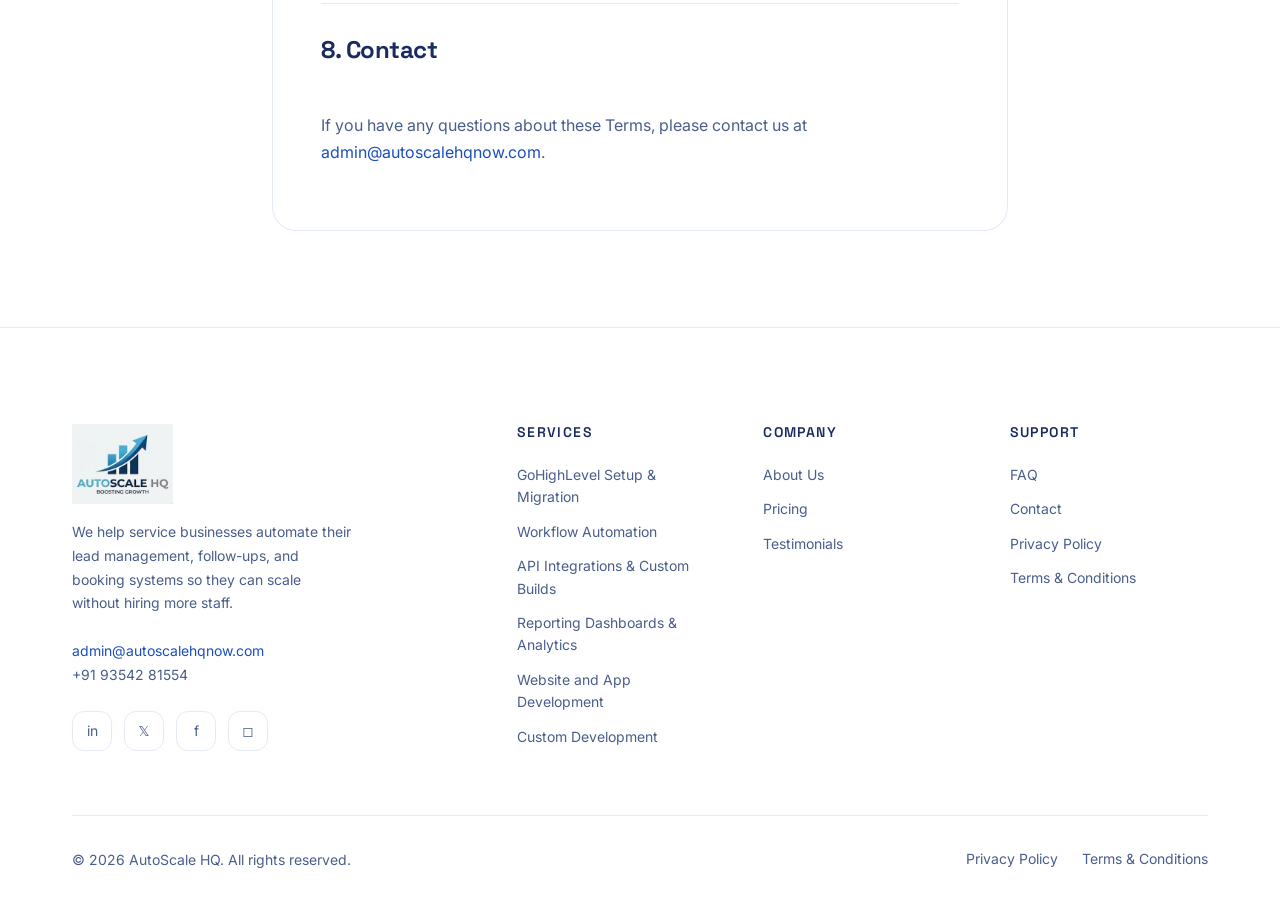
<file: terms.html>
<!DOCTYPE html>
<html lang="en">
<head>
  <meta charset="UTF-8">
  <meta name="viewport" content="width=device-width, initial-scale=1.0">
  <title>Terms &amp; Conditions — AutoScale HQ</title>
  <!-- Favicon -->
  <link rel="icon" type="image/png" sizes="32x32" href="assets/favicon-32x32.png">
  <link rel="icon" type="image/png" sizes="16x16" href="assets/favicon-16x16.png">
  <link rel="apple-touch-icon" sizes="180x180" href="assets/apple-touch-icon.png">
  <link rel="shortcut icon" href="favicon.ico">
  <meta name="description" content="Terms &amp; Conditions for AutoScale HQ - GoHighLevel Setup, Support &amp; Integration Services.">
  <meta name="keywords" content="GoHighLevel, Gohighlevel setup, GohighLevel Support, Cliniko, Cliniko Integrations, GohighLevel Integrations, Pipeline Management, Lead Generation, Custom Integrations, API, Webhooks, Zapier, Zapier Integrations, Make.com, Make.com Integration, n8n">
  <link rel="canonical" href="https://www.autoscalehqnow.com/terms.html">

  <!-- Open Graph -->
  <meta property="og:type" content="website">
  <meta property="og:url" content="https://www.autoscalehqnow.com/terms.html">
  <meta property="og:site_name" content="AutoScale HQ">
  <meta property="og:title" content="Terms &amp; Conditions — AutoScale HQ">
  <meta property="og:description" content="Terms &amp; Conditions for AutoScale HQ - GoHighLevel Setup, Support &amp; Integration Services.">
  <meta property="og:image" content="https://www.autoscalehqnow.com/assets/logo.png">

  <link rel="preconnect" href="https://fonts.googleapis.com">
  <link rel="preconnect" href="https://fonts.gstatic.com" crossorigin>
  <link href="https://fonts.googleapis.com/css2?family=Inter:wght@400;500;600;700&family=JetBrains+Mono:wght@400;500&family=Space+Grotesk:wght@500;600;700&display=swap" rel="stylesheet">
  <link rel="stylesheet" href="css/design-system.css">
  <link rel="stylesheet" href="css/components.css">
  <link rel="stylesheet" href="css/animations.css">
  <link rel="stylesheet" href="css/pages.css">
</head>
<body>
  <!-- PAGE HERO -->
  <header class="section page-hero section-dark text-center">
    <div class="container">
      <h1 class="section-title reveal">Terms &amp; Conditions</h1>
    </div>
  </header>

  <!-- CONTENT -->
  <section class="section section-dark">
    <div class="container container-narrow reveal">
      <div class="legal-content card-glass" style="padding: var(--space-8);">
        <p class="legal-last-updated text-sm text-muted mono" style="margin-bottom: var(--space-8);">Last updated: August 2026</p>
        
        <div class="legal-toc card-solid" style="padding: var(--space-6); margin-bottom: var(--space-8);">
          <h3 style="margin-bottom: var(--space-4);">Table of Contents</h3>
          <ul class="flex flex-col gap-2 text-teal">
            <li><a href="#acceptance">1. Acceptance of Terms</a></li>
            <li><a href="#services">2. Services Description</a></li>
            <li><a href="#payment">3. Payment Terms</a></li>
            <li><a href="#ip">4. Intellectual Property</a></li>
            <li><a href="#liability">5. Limitation of Liability</a></li>
            <li><a href="#termination">6. Termination</a></li>
            <li><a href="#governing-law">7. Governing Law</a></li>
            <li><a href="#contact">8. Contact</a></li>
          </ul>
        </div>

        <div class="legal-text text-muted flex flex-col gap-6">
          <h2 id="acceptance" class="text-white">1. Acceptance of Terms</h2>
          <p>By accessing or using our services, you agree to be bound by these Terms &amp; Conditions. If you disagree with any part of the terms, then you may not access the service.</p>

          <h2 id="services" class="text-white">2. Services Description</h2>
          <p>AutoScale HQ provides workflow automation, API integration, and CRM setup services. The specific scope of services will be outlined in a separate Statement of Work (SOW) or Service Agreement.</p>

          <h2 id="payment" class="text-white">3. Payment Terms</h2>
          <p>Payment terms are determined on a per-project basis. Invoices are generally due within 15 days of receipt unless otherwise stated in your Service Agreement. Late payments may incur additional fees.</p>

          <h2 id="ip" class="text-white">4. Intellectual Property</h2>
          <p>The Service and its original content, features, and functionality are and will remain the exclusive property of AutoScale HQ and its licensors. Custom solutions built for your business transfer ownership upon full payment.</p>

          <h2 id="liability" class="text-white">5. Limitation of Liability</h2>
          <p>In no event shall AutoScale HQ, nor its directors, employees, partners, agents, suppliers, or affiliates, be liable for any indirect, incidental, special, consequential or punitive damages, including without limitation, loss of profits, data, or other intangible losses.</p>

          <h2 id="termination" class="text-white">6. Termination</h2>
          <p>We may terminate or suspend your access immediately, without prior notice or liability, for any reason whatsoever, including without limitation if you breach the Terms.</p>

          <h2 id="governing-law" class="text-white">7. Governing Law</h2>
          <p>These Terms shall be governed and construed in accordance with the laws of the jurisdiction in which AutoScale HQ operates, without regard to its conflict of law provisions.</p>

          <h2 id="contact" class="text-white">8. Contact</h2>
          <p>If you have any questions about these Terms, please contact us at <a href="mailto:admin@autoscalehqnow.com" class="text-teal">admin@autoscalehqnow.com</a>.</p>
        </div>
      </div>
    </div>
  </section>

  <script src="js/components.js"></script>
  <script src="js/animations.js"></script>
</body>
</html>
</file>
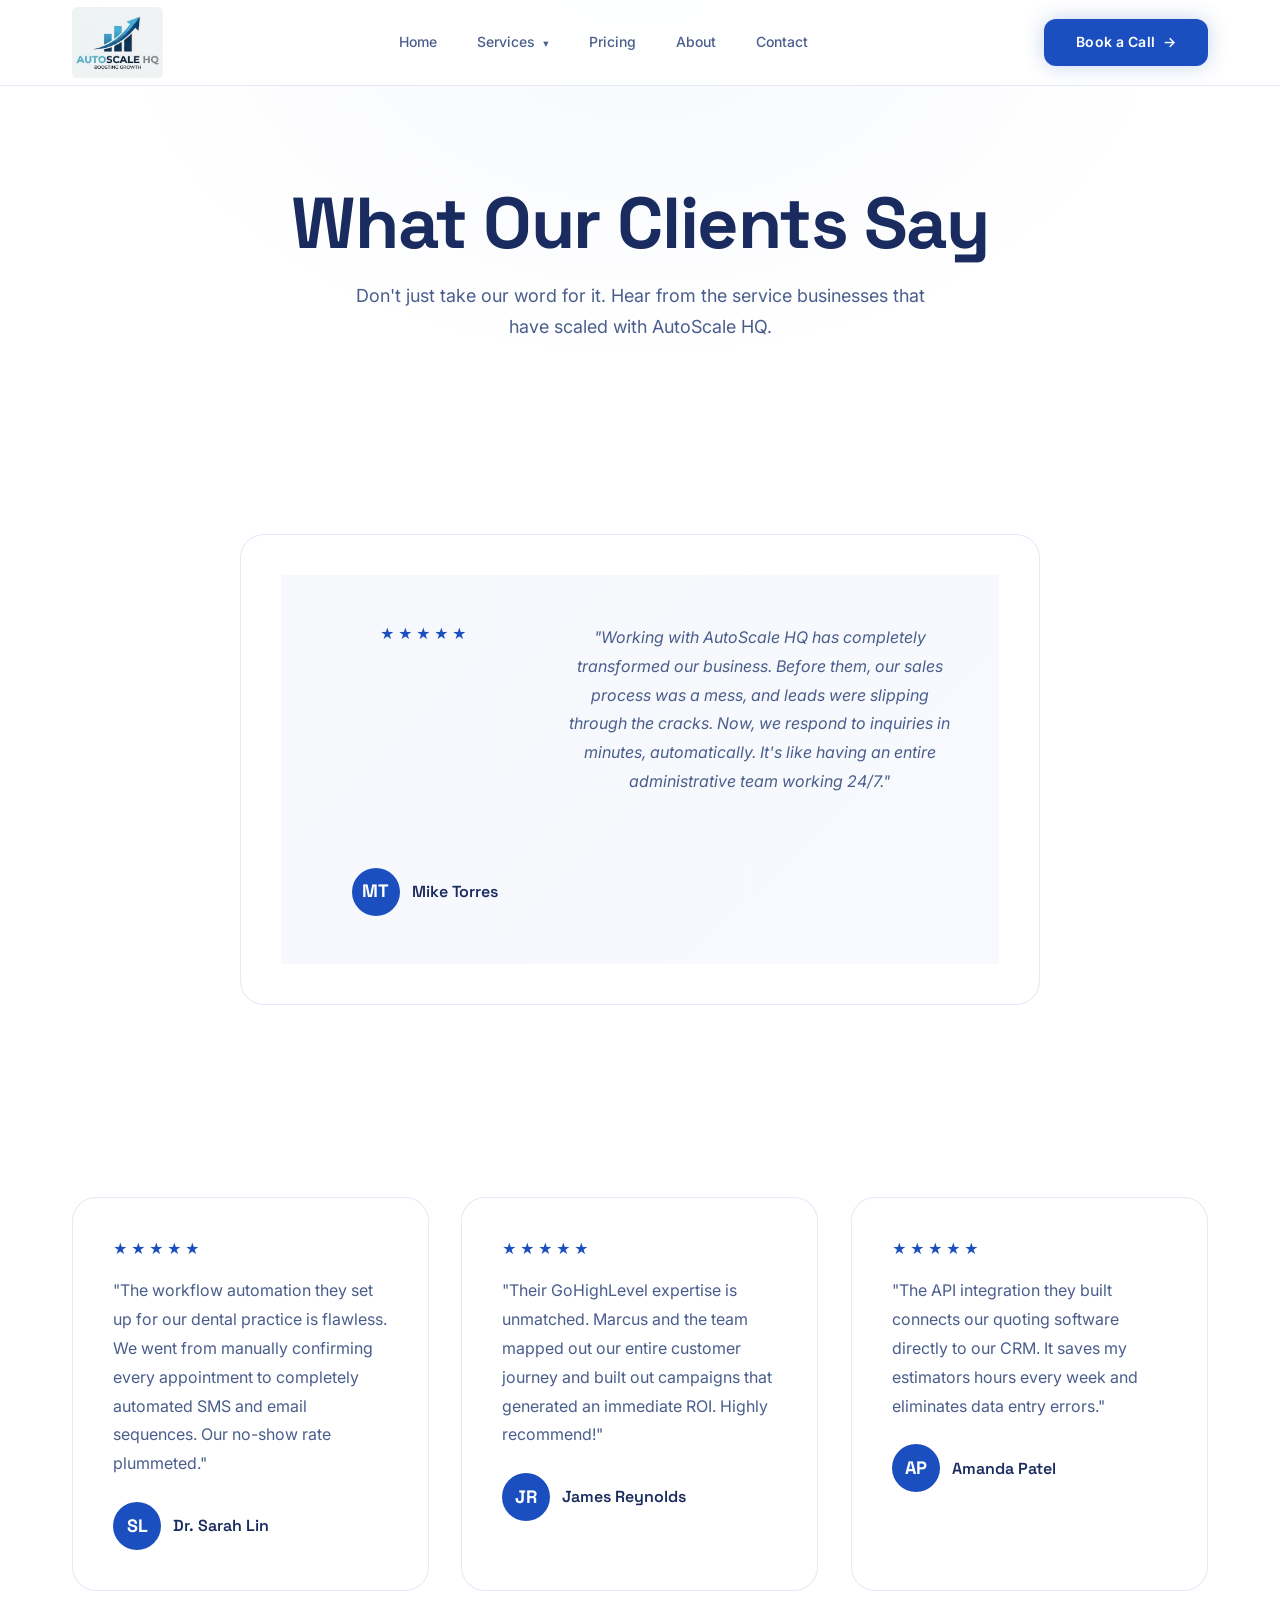
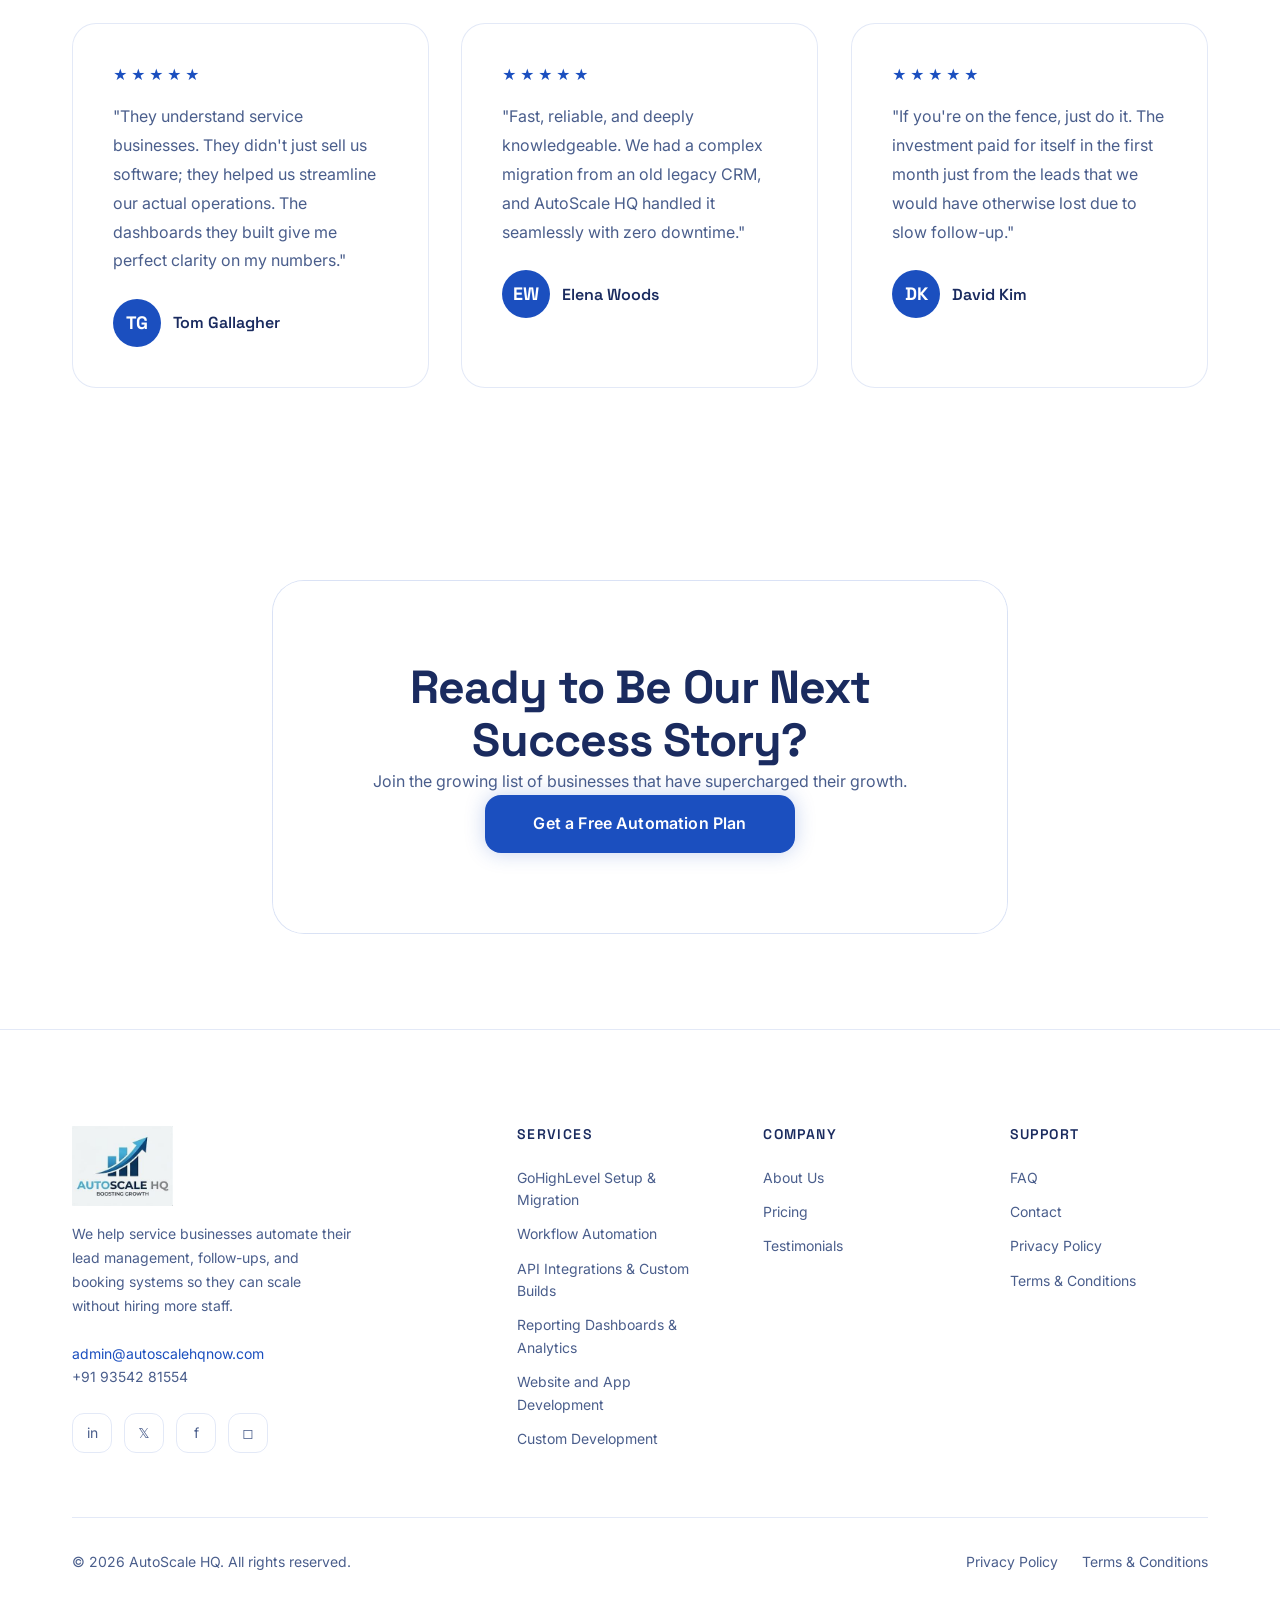
<file: testimonials.html>
<!DOCTYPE html>
<html lang="en">
<head>
  <meta charset="UTF-8">
  <meta name="viewport" content="width=device-width, initial-scale=1.0">
  <title>Client Testimonials — GoHighLevel &amp; Automation Results | AutoScale HQ</title>
  <!-- Favicon -->
  <link rel="icon" type="image/png" sizes="32x32" href="assets/favicon-32x32.png">
  <link rel="icon" type="image/png" sizes="16x16" href="assets/favicon-16x16.png">
  <link rel="apple-touch-icon" sizes="180x180" href="assets/apple-touch-icon.png">
  <link rel="shortcut icon" href="favicon.ico">
  <meta name="description" content="Read reviews and testimonials from clients who scaled using our GoHighLevel setup, GoHighLevel support, Cliniko integrations, Zapier integrations, and Make.com integration.">
  <meta name="keywords" content="GoHighLevel, Gohighlevel setup, GohighLevel Support, Cliniko, Cliniko Integrations, GohighLevel Integrations, Pipeline Management, Lead Generation, Custom Integrations, API, Webhooks, Zapier, Zapier Integrations, Make.com, Make.com Integration, n8n">
  <link rel="canonical" href="https://www.autoscalehqnow.com/testimonials.html">

  <!-- Open Graph -->
  <meta property="og:type" content="website">
  <meta property="og:url" content="https://www.autoscalehqnow.com/testimonials.html">
  <meta property="og:site_name" content="AutoScale HQ">
  <meta property="og:title" content="Client Testimonials — GoHighLevel &amp; Automation Results | AutoScale HQ">
  <meta property="og:description" content="Read reviews and testimonials from clients who scaled using our GoHighLevel setup, GoHighLevel support, Cliniko integrations, Zapier integrations, and Make.com integration.">
  <meta property="og:image" content="https://www.autoscalehqnow.com/assets/logo.png">

  <!-- Twitter -->
  <meta name="twitter:card" content="summary_large_image">
  <meta name="twitter:url" content="https://www.autoscalehqnow.com/testimonials.html">
  <meta name="twitter:title" content="Client Testimonials — GoHighLevel &amp; Automation Results | AutoScale HQ">
  <meta name="twitter:description" content="Read reviews and testimonials from clients who scaled using our GoHighLevel setup, GoHighLevel support, Cliniko integrations, Zapier integrations, and Make.com integration.">
  <meta name="twitter:image" content="https://www.autoscalehqnow.com/assets/logo.png">

  <link rel="preconnect" href="https://fonts.googleapis.com">
  <link rel="preconnect" href="https://fonts.gstatic.com" crossorigin>
  <link href="https://fonts.googleapis.com/css2?family=Inter:wght@400;500;600;700&family=JetBrains+Mono:wght@400;500&family=Space+Grotesk:wght@500;600;700&display=swap" rel="stylesheet">
  <link rel="stylesheet" href="css/design-system.css">
  <link rel="stylesheet" href="css/components.css">
  <link rel="stylesheet" href="css/animations.css">
  <link rel="stylesheet" href="css/pages.css">
</head>
<body>

  <!-- PAGE HERO -->
  <header class="section section-dark page-hero">
    <div class="container container-narrow text-center" data-stagger>
      <h1 class="section-title reveal">What Our Clients Say</h1>
      <p class="section-subtitle reveal">Don't just take our word for it. Hear from the service businesses that have scaled with AutoScale HQ.</p>
    </div>
  </header>

  <!-- FEATURED TESTIMONIAL -->
  <section class="section section-dark pb-0">
    <div class="container">
      <div class="testimonial-card card-glass p-10 rounded-2xl reveal mx-auto" style="max-width: 800px;">
        <div class="testimonial-featured text-center">
          <div class="testimonial-stars mb-6">★★★★★</div>
          <p class="testimonial-quote mb-8">"Working with AutoScale HQ has completely transformed our business. Before them, our sales process was a mess, and leads were slipping through the cracks. Now, we respond to inquiries in minutes, automatically. It's like having an entire administrative team working 24/7."</p>
          <div class="testimonial-author" style="justify-content: center;">
            <div class="testimonial-avatar">MT</div>
            <div class="testimonial-name">Mike Torres</div>
          </div>
        </div>
      </div>
    </div>
  </section>

  <!-- TESTIMONIALS GRID -->
  <section class="section section-medium">
    <div class="container">
      <div class="testimonials-grid grid grid-3 gap-6" data-stagger>

        <div class="testimonial-card card-solid p-8 rounded-xl reveal-scale">
          <div class="testimonial-stars mb-4">★★★★★</div>
          <p class="testimonial-text">"The workflow automation they set up for our dental practice is flawless. We went from manually confirming every appointment to completely automated SMS and email sequences. Our no-show rate plummeted."</p>
          <div class="testimonial-author">
            <div class="testimonial-avatar">SL</div>
            <div class="testimonial-name">Dr. Sarah Lin</div>
          </div>
        </div>

        <div class="testimonial-card card-solid p-8 rounded-xl reveal-scale">
          <div class="testimonial-stars mb-4">★★★★★</div>
          <p class="testimonial-text">"Their GoHighLevel expertise is unmatched. Marcus and the team mapped out our entire customer journey and built out campaigns that generated an immediate ROI. Highly recommend!"</p>
          <div class="testimonial-author">
            <div class="testimonial-avatar">JR</div>
            <div class="testimonial-name">James Reynolds</div>
          </div>
        </div>

        <div class="testimonial-card card-solid p-8 rounded-xl reveal-scale">
          <div class="testimonial-stars mb-4">★★★★★</div>
          <p class="testimonial-text">"The API integration they built connects our quoting software directly to our CRM. It saves my estimators hours every week and eliminates data entry errors."</p>
          <div class="testimonial-author">
            <div class="testimonial-avatar">AP</div>
            <div class="testimonial-name">Amanda Patel</div>
          </div>
        </div>

        <div class="testimonial-card card-solid p-8 rounded-xl reveal-scale">
          <div class="testimonial-stars mb-4">★★★★★</div>
          <p class="testimonial-text">"They understand service businesses. They didn't just sell us software; they helped us streamline our actual operations. The dashboards they built give me perfect clarity on my numbers."</p>
          <div class="testimonial-author">
            <div class="testimonial-avatar">TG</div>
            <div class="testimonial-name">Tom Gallagher</div>
          </div>
        </div>

        <div class="testimonial-card card-solid p-8 rounded-xl reveal-scale">
          <div class="testimonial-stars mb-4">★★★★★</div>
          <p class="testimonial-text">"Fast, reliable, and deeply knowledgeable. We had a complex migration from an old legacy CRM, and AutoScale HQ handled it seamlessly with zero downtime."</p>
          <div class="testimonial-author">
            <div class="testimonial-avatar">EW</div>
            <div class="testimonial-name">Elena Woods</div>
          </div>
        </div>

        <div class="testimonial-card card-solid p-8 rounded-xl reveal-scale">
          <div class="testimonial-stars mb-4">★★★★★</div>
          <p class="testimonial-text">"If you're on the fence, just do it. The investment paid for itself in the first month just from the leads that we would have otherwise lost due to slow follow-up."</p>
          <div class="testimonial-author">
            <div class="testimonial-avatar">DK</div>
            <div class="testimonial-name">David Kim</div>
          </div>
        </div>

      </div>
    </div>
  </section>

  <!-- CTA BANNER -->
  <section class="section section-gradient">
    <div class="container container-narrow text-center">
      <div class="cta-banner card-glow p-12 rounded-2xl reveal-scale">
        <h2 class="text-3xl font-bold mb-4">Ready to Be Our Next Success Story?</h2>
        <p class="text-lg mb-8 text-muted">Join the growing list of businesses that have supercharged their growth.</p>
        <a href="https://calendly.com/autoscalehqnow-info/30min" target="_blank" rel="noopener" class="btn btn-primary btn-lg btn-magnetic">Get a Free Automation Plan</a>
      </div>
    </div>
  </section>

  <script src="js/components.js"></script>
  <script src="js/animations.js"></script>
</body>
</html>
</file>
<file: css/design-system.css>
/* ============================================
   AUTOSCALE HQ — Design System
   Tokens · Reset · Typography · Utilities
   ============================================ */

/* --- Design Tokens --- */
:root {
  /* Colors — Primary */
  --color-ink: #FFFFFF;
  --color-ink-light: #FFFFFF;
  --color-surface: #FFFFFF;
  --color-surface-2: #FFFFFF;
  --color-surface-3: #FFFFFF;
  --color-paper: #FFFFFF;
  --color-paper-dark: #FFFFFF;

  /* Colors — Accents */
  --color-teal: #1B4FBF;
  --color-teal-dark: #143D94;
  --color-teal-light: #2E6AD6;
  --color-amber: #1B4FBF;
  --color-amber-dark: #143D94;
  --color-amber-light: #2E6AD6;
  --color-danger: #DC2626;

  /* Colors — Text */
  --color-text: #1A2B5F;
  --color-text-muted: #4A5E8C;
  --color-text-dark: #FFFFFF;

  /* Colors — Borders & Overlays */
  --color-border: rgba(27, 79, 191, 0.12);
  --color-border-light: rgba(27, 79, 191, 0.20);

  /* Glow FX */
  --glow-teal: 0 0 20px rgba(27, 79, 191, 0.25);
  --glow-teal-lg: 0 0 40px rgba(27, 79, 191, 0.15);
  --glow-amber: 0 0 20px rgba(27, 79, 191, 0.25);

  /* Typography */
  --font-heading: 'Space Grotesk', system-ui, -apple-system, sans-serif;
  --font-body: 'Inter', system-ui, -apple-system, sans-serif;
  --font-mono: 'JetBrains Mono', 'Fira Code', monospace;

  /* Type Scale */
  --text-xs: 0.75rem;
  --text-sm: 0.875rem;
  --text-base: 1rem;
  --text-lg: 1.125rem;
  --text-xl: 1.25rem;
  --text-2xl: 1.5rem;
  --text-3xl: 1.875rem;
  --text-4xl: 2.25rem;
  --text-5xl: 3rem;
  --text-6xl: 3.75rem;
  --text-7xl: 4.5rem;

  /* Spacing (4px base) */
  --space-1: 0.25rem;
  --space-2: 0.5rem;
  --space-3: 0.75rem;
  --space-4: 1rem;
  --space-5: 1.5rem;
  --space-6: 2rem;
  --space-7: 2.5rem;
  --space-8: 3rem;
  --space-9: 4rem;
  --space-10: 5rem;
  --space-11: 6rem;
  --space-12: 8rem;

  /* Radii */
  --radius-sm: 0.375rem;
  --radius-md: 0.75rem;
  --radius-lg: 1rem;
  --radius-xl: 1.5rem;
  --radius-2xl: 2rem;
  --radius-full: 9999px;

  /* Shadows */
  --shadow-sm: 0 1px 3px rgba(27, 79, 191, 0.08);
  --shadow-md: 0 4px 12px rgba(27, 79, 191, 0.10);
  --shadow-lg: 0 8px 32px rgba(27, 79, 191, 0.12);
  --shadow-xl: 0 16px 48px rgba(27, 79, 191, 0.15);

  /* Transitions */
  --ease-out: cubic-bezier(0.25, 1, 0.5, 1);
  --transition-fast: 150ms ease;
  --transition-base: 300ms ease;
  --transition-slow: 500ms ease;
  --transition-spring: 500ms var(--ease-out);

  /* Layout */
  --container-max: 1200px;
  --container-narrow: 800px;
  --nav-height: 86px;
}

/* --- Modern Reset --- */
*,
*::before,
*::after {
  margin: 0;
  padding: 0;
  box-sizing: border-box;
}

html {
  scroll-behavior: smooth;
  scroll-padding-top: var(--nav-height);
  -webkit-text-size-adjust: 100%;
  text-size-adjust: 100%;
}

body {
  font-family: var(--font-body);
  font-size: var(--text-base);
  line-height: 1.6;
  color: var(--color-text);
  background-color: var(--color-ink);
  -webkit-font-smoothing: antialiased;
  -moz-osx-font-smoothing: grayscale;
  overflow-x: hidden;
  min-height: 100dvh;
}

img, video, svg, picture {
  display: block;
  max-width: 100%;
  height: auto;
}

a {
  color: inherit;
  text-decoration: none;
}

ul, ol { list-style: none; }

button, input, textarea, select {
  font: inherit;
  color: inherit;
  border: none;
  background: none;
  outline: none;
}

button { cursor: pointer; }

table {
  border-collapse: collapse;
  border-spacing: 0;
}

/* --- Typography --- */
h1, h2, h3, h4, h5, h6 {
  font-family: var(--font-heading);
  font-weight: 700;
  line-height: 1.15;
  letter-spacing: -0.02em;
  color: var(--color-text);
}

h1 { font-size: clamp(2.5rem, 5vw + 1rem, var(--text-7xl)); }
h2 { font-size: clamp(2rem, 3vw + 0.5rem, var(--text-5xl)); }
h3 { font-size: clamp(1.5rem, 2vw + 0.25rem, var(--text-3xl)); }
h4 { font-size: var(--text-2xl); }
h5 { font-size: var(--text-xl); }
h6 { font-size: var(--text-lg); }

p {
  color: var(--color-text-muted);
  line-height: 1.7;
  max-width: 65ch;
}

.mono { font-family: var(--font-mono); }

strong { font-weight: 600; }

/* --- Layout Utilities --- */
.container {
  width: 100%;
  max-width: var(--container-max);
  margin-inline: auto;
  padding-inline: var(--space-6);
}

.container-narrow { max-width: var(--container-narrow); }

.flex          { display: flex; }
.flex-col      { flex-direction: column; }
.flex-wrap     { flex-wrap: wrap; }
.items-center  { align-items: center; }
.items-start   { align-items: flex-start; }
.justify-center{ justify-content: center; }
.justify-between{ justify-content: space-between; }

.gap-1 { gap: var(--space-1); }
.gap-2 { gap: var(--space-2); }
.gap-3 { gap: var(--space-3); }
.gap-4 { gap: var(--space-4); }
.gap-5 { gap: var(--space-5); }
.gap-6 { gap: var(--space-6); }
.gap-8 { gap: var(--space-8); }

.grid   { display: grid; }
.grid-2 { grid-template-columns: repeat(2, 1fr); }
.grid-3 { grid-template-columns: repeat(3, 1fr); }
.grid-4 { grid-template-columns: repeat(4, 1fr); }

.text-center { text-align: center; }
.text-left   { text-align: left; }
.mx-auto     { margin-inline: auto; }

/* --- Section Foundations --- */
.section {
  padding: var(--space-11) 0;
  position: relative;
}

.section-dark   { background-color: #FFFFFF; }
.section-medium { background-color: #FFFFFF; }

.section-light {
  background-color: #FFFFFF;
  color: var(--color-text);
}
.section-light h1,
.section-light h2,
.section-light h3,
.section-light h4 { color: var(--color-text); }
.section-light p  { color: var(--color-text-muted); }
.section-light .section-label { color: var(--color-teal); }

.section-gradient {
  background: #FFFFFF;
}

/* Section header pattern */
.section-label {
  font-family: var(--font-mono);
  font-size: var(--text-sm);
  font-weight: 500;
  color: var(--color-teal);
  text-transform: uppercase;
  letter-spacing: 0.15em;
  margin-bottom: var(--space-3);
  display: inline-block;
}

.section-title { margin-bottom: var(--space-4); }

.section-subtitle {
  font-size: var(--text-lg);
  color: var(--color-text-muted);
  max-width: 600px;
  margin-inline: auto;
}

.section-header { margin-bottom: var(--space-9); }
.section-header.text-center .section-subtitle {
  margin-inline: auto;
}

/* --- Text Utilities --- */
.text-teal   { color: var(--color-teal); }
.text-amber  { color: var(--color-amber); }
.text-muted  { color: var(--color-text-muted); }

.text-gradient {
  background: linear-gradient(135deg, var(--color-teal) 0%, var(--color-amber) 100%);
  -webkit-background-clip: text;
  -webkit-text-fill-color: transparent;
  background-clip: text;
}

.sr-only {
  position: absolute;
  width: 1px; height: 1px;
  padding: 0; margin: -1px;
  overflow: hidden;
  clip: rect(0, 0, 0, 0);
  white-space: nowrap;
  border: 0;
}

/* --- Scroll Progress Bar --- */
.scroll-progress {
  position: fixed;
  top: 0; left: 0; right: 0;
  height: 3px;
  background: linear-gradient(90deg, var(--color-teal), var(--color-amber));
  transform-origin: 0 50%;
  transform: scaleX(0);
  z-index: 10000;
  pointer-events: none;
}

/* --- Divider --- */
.divider {
  width: 60px;
  height: 3px;
  background: linear-gradient(90deg, var(--color-teal), var(--color-amber));
  border-radius: var(--radius-full);
  margin: var(--space-6) auto;
}

/* --- Responsive --- */
@media (max-width: 1024px) {
  .grid-4 { grid-template-columns: repeat(2, 1fr); }
  .grid-3 { grid-template-columns: repeat(2, 1fr); }
}

@media (max-width: 768px) {
  .grid-4,
  .grid-3,
  .grid-2 { grid-template-columns: 1fr; }
  .section { padding: var(--space-9) 0; }
  .container { padding-inline: var(--space-4); }
  :root { --nav-height: 76px; }
}
</file>
<file: css/components.css>
/* ============================================
   AUTOSCALE HQ — Components
   Nav · Footer · Buttons · Cards · UI Elements
   ============================================ */

/* ========== BUTTONS ========== */
.btn {
  display: inline-flex;
  align-items: center;
  justify-content: center;
  gap: var(--space-2);
  padding: var(--space-3) var(--space-6);
  font-family: var(--font-body);
  font-size: var(--text-sm);
  font-weight: 600;
  border-radius: var(--radius-md);
  transition: all var(--transition-base);
  position: relative;
  overflow: hidden;
  white-space: nowrap;
  cursor: pointer;
  letter-spacing: 0.01em;
}

.btn-primary {
  background: var(--color-teal);
  color: var(--color-ink);
  box-shadow: var(--glow-teal);
}
.btn-primary:hover {
  background: var(--color-teal-light);
  box-shadow: var(--glow-teal), 0 4px 20px rgba(27, 79, 191, 0.3);
  transform: translateY(-2px);
}

.btn-secondary {
  background: var(--color-amber);
  color: var(--color-ink);
}
.btn-secondary:hover {
  background: var(--color-amber-light);
  transform: translateY(-2px);
  box-shadow: var(--glow-amber);
}

.btn-ghost {
  background: transparent;
  color: var(--color-text);
  border: 1px solid var(--color-border-light);
}
.btn-ghost:hover {
  border-color: var(--color-teal);
  color: var(--color-teal);
  background: rgba(27, 79, 191, 0.05);
}

.btn-lg {
  padding: var(--space-4) var(--space-8);
  font-size: var(--text-base);
  border-radius: var(--radius-lg);
}

.btn-sm {
  padding: var(--space-2) var(--space-4);
  font-size: var(--text-xs);
}

/* Arrow animation on buttons */
.btn .arrow {
  transition: transform var(--transition-base);
  display: inline-block;
}
.btn:hover .arrow {
  transform: translateX(4px);
}

/* ========== CARDS ========== */

/* Glassmorphism card with mouse-tracking glow */
.card-glass {
  background: #FFFFFF;
  border: 1px solid var(--color-border);
  border-radius: var(--radius-xl);
  padding: var(--space-7);
  transition: all var(--transition-base);
  position: relative;
  overflow: hidden;
}

.card-glass::before {
  content: '';
  position: absolute;
  inset: 0;
  background: radial-gradient(
    600px circle at var(--mouse-x, 50%) var(--mouse-y, 50%),
    rgba(27, 79, 191, 0.06),
    transparent 40%
  );
  opacity: 0;
  transition: opacity var(--transition-base);
  pointer-events: none;
}

.card-glass:hover {
  border-color: rgba(27, 79, 191, 0.25);
  transform: translateY(-4px);
  box-shadow: var(--shadow-lg);
}

.card-glass:hover::before {
  opacity: 1;
}

/* Solid card */
.card-solid {
  background: var(--color-surface);
  border: 1px solid var(--color-border);
  border-radius: var(--radius-xl);
  padding: var(--space-7);
  transition: all var(--transition-base);
}
.card-solid:hover {
  transform: translateY(-4px);
  box-shadow: var(--shadow-lg);
  border-color: var(--color-border-light);
}

/* Animated rotating-border card */
@property --glow-angle {
  syntax: '<angle>';
  inherits: false;
  initial-value: 0deg;
}

.card-glow {
  position: relative;
  background: var(--color-surface);
  border-radius: var(--radius-xl);
  padding: var(--space-7);
  border: 2px solid transparent;
  transition: all var(--transition-base);
}
.card-glow::before {
  content: '';
  position: absolute;
  inset: -2px;
  background: conic-gradient(from var(--glow-angle), var(--color-teal), var(--color-teal-light), var(--color-teal));
  border-radius: inherit;
  z-index: -1;
  animation: rotate-glow 6s linear infinite;
  opacity: 0;
  transition: opacity var(--transition-base);
}
.card-glow::after {
  content: '';
  position: absolute;
  inset: 0;
  background: var(--color-surface);
  border-radius: calc(var(--radius-xl) - 2px);
  z-index: -1;
}
.card-glow:hover::before { opacity: 1; }

@keyframes rotate-glow {
  to { --glow-angle: 360deg; }
}

/* Card sub-elements */
.card-icon {
  width: 56px;
  height: 56px;
  border-radius: var(--radius-lg);
  display: flex;
  align-items: center;
  justify-content: center;
  font-size: 1.6rem;
  margin-bottom: var(--space-5);
  background: rgba(27, 79, 191, 0.08);
  color: var(--color-teal);
  border: 1px solid rgba(27, 79, 191, 0.15);
}
.card-icon.amber {
  background: rgba(27, 79, 191, 0.06);
  color: var(--color-amber);
  border-color: rgba(27, 79, 191, 0.12);
}

.card-title {
  font-family: var(--font-heading);
  font-size: var(--text-xl);
  font-weight: 600;
  margin-bottom: var(--space-3);
  color: var(--color-text);
}

.card-text {
  font-size: var(--text-sm);
  color: var(--color-text-muted);
  line-height: 1.7;
}

.card-link {
  display: inline-flex;
  align-items: center;
  gap: var(--space-2);
  font-size: var(--text-sm);
  font-weight: 600;
  color: var(--color-teal);
  margin-top: var(--space-5);
  transition: gap var(--transition-base);
}
.card-link:hover {
  gap: var(--space-3);
}

/* ========== NAVIGATION ========== */
.site-header {
  position: fixed;
  top: 0; left: 0; right: 0;
  height: var(--nav-height);
  z-index: 1000;
  background: rgba(255, 255, 255, 0.9);
  backdrop-filter: blur(20px) saturate(180%);
  -webkit-backdrop-filter: blur(20px) saturate(180%);
  border-bottom: 1px solid var(--color-border);
  transition: all var(--transition-base);
}
.site-header.scrolled {
  background: rgba(255, 255, 255, 0.98);
  box-shadow: var(--shadow-md);
}

.header-container {
  max-width: var(--container-max);
  margin-inline: auto;
  padding-inline: var(--space-6);
  height: 100%;
  display: flex;
  align-items: center;
  justify-content: space-between;
}

/* Logo */
.nav-logo-link {
  display: flex;
  align-items: center;
  gap: var(--space-3);
  text-decoration: none;
}
.nav-logo-img {
  height: 72px;
  max-height: calc(var(--nav-height) - 14px);
  width: auto;
  border-radius: var(--radius-sm);
  object-fit: contain;
}
/* Fallback text logo if image fails */
.nav-logo-text {
  font-family: var(--font-heading);
  font-size: var(--text-xl);
  font-weight: 700;
  color: var(--color-text);
}
.nav-logo-text .accent { color: var(--color-teal); }

/* Nav links */
.nav-links {
  display: flex;
  align-items: center;
  gap: var(--space-7);
}

.nav-item {
  font-size: var(--text-sm);
  font-weight: 500;
  color: var(--color-text-muted);
  transition: color var(--transition-fast);
  position: relative;
  padding: var(--space-2) 0;
}
.nav-item::after {
  content: '';
  position: absolute;
  bottom: -2px; left: 0;
  width: 0; height: 2px;
  background: var(--color-teal);
  transition: width var(--transition-base);
}
.nav-item:hover,
.nav-item.active { color: var(--color-text); }
.nav-item.active::after,
.nav-item:hover::after { width: 100%; }

/* ========== DROPDOWN SUB-MENU ========== */
.nav-item-dropdown {
  position: relative;
  display: inline-flex;
  align-items: center;
}

.dropdown-arrow {
  font-size: 0.75em;
  margin-left: 4px;
  transition: transform var(--transition-fast);
  display: inline-block;
}

.nav-item-dropdown:hover .dropdown-arrow {
  transform: rotate(180deg);
}

.dropdown-menu {
  position: absolute;
  top: 100%;
  left: -12px;
  min-width: 290px;
  background: #FFFFFF;
  border: 1px solid var(--color-border);
  border-radius: var(--radius-lg);
  box-shadow: 0 10px 30px rgba(0, 0, 0, 0.08);
  padding: var(--space-3) 0;
  opacity: 0;
  visibility: hidden;
  transform: translateY(8px);
  transition: all var(--transition-fast);
  z-index: 1100;
}

.nav-item-dropdown:hover .dropdown-menu {
  opacity: 1;
  visibility: visible;
  transform: translateY(0);
}

.dropdown-item {
  display: block;
  padding: var(--space-3) var(--space-5);
  color: var(--color-text);
  font-size: var(--text-sm);
  font-weight: 500;
  transition: background var(--transition-fast), color var(--transition-fast);
  white-space: nowrap;
}

.dropdown-item:hover {
  background: rgba(27, 79, 191, 0.05);
  color: var(--color-teal);
}

/* Mobile sub-menu */
.mobile-nav-group {
  display: flex;
  flex-direction: column;
}

.mobile-sub-menu {
  display: flex;
  flex-direction: column;
  padding-left: var(--space-4);
  gap: var(--space-2);
  margin-top: var(--space-2);
  margin-bottom: var(--space-3);
}

.mobile-sub-item {
  font-size: var(--text-sm);
  color: var(--color-text-muted);
  padding: var(--space-2) 0;
  transition: color var(--transition-fast);
}

.mobile-sub-item:hover {
  color: var(--color-teal);
}

.header-cta {
  display: flex;
  align-items: center;
  gap: var(--space-4);
}

/* Mobile hamburger */
.mobile-toggle {
  display: none;
  flex-direction: column;
  gap: 6px;
  cursor: pointer;
  z-index: 1001;
  padding: var(--space-2);
  background: none;
  border: none;
}
.mobile-toggle span {
  display: block;
  width: 24px; height: 2px;
  background: var(--color-text);
  transition: all var(--transition-base);
  border-radius: 2px;
}
.mobile-toggle.active span:nth-child(1) {
  transform: rotate(45deg) translate(5px, 6px);
}
.mobile-toggle.active span:nth-child(2) { opacity: 0; }
.mobile-toggle.active span:nth-child(3) {
  transform: rotate(-45deg) translate(5px, -6px);
}

/* Slide-in mobile nav */
.mobile-nav {
  position: fixed;
  top: 0; right: -100%;
  width: min(320px, 85vw);
  height: 100dvh;
  background: var(--color-ink);
  border-left: 1px solid var(--color-border);
  padding: calc(var(--nav-height) + var(--space-8)) var(--space-6) var(--space-6);
  display: flex;
  flex-direction: column;
  gap: var(--space-2);
  transition: right var(--transition-spring);
  z-index: 999;
  overflow-y: auto;
}
.mobile-nav.open { right: 0; }

.mobile-nav .nav-item {
  font-size: var(--text-lg);
  padding: var(--space-4) 0;
  border-bottom: 1px solid var(--color-border);
  display: block;
}
.mobile-nav .nav-item::after { display: none; }

.mobile-nav .btn {
  margin-top: var(--space-4);
  width: 100%;
  justify-content: center;
}

.mobile-overlay {
  position: fixed;
  inset: 0;
  background: rgba(26, 43, 95, 0.3);
  z-index: 998;
  opacity: 0;
  pointer-events: none;
  transition: opacity var(--transition-base);
}
.mobile-overlay.open {
  opacity: 1;
  pointer-events: auto;
}

@media (max-width: 900px) {
  .nav-links,
  .header-cta { display: none; }
  .mobile-toggle { display: flex; }
}

/* ========== FOOTER ========== */
.site-footer {
  background: var(--color-ink);
  border-top: 1px solid var(--color-border);
  padding: var(--space-11) 0 var(--space-6);
}

.footer-grid {
  display: grid;
  grid-template-columns: 2fr 1fr 1fr 1fr;
  gap: var(--space-8);
  margin-bottom: var(--space-9);
}

.footer-brand { padding-right: var(--space-6); }

.footer-brand-logo {
  height: 80px;
  width: auto;
  object-fit: contain;
  margin-bottom: var(--space-4);
}

.footer-brand p {
  font-size: var(--text-sm);
  color: var(--color-text-muted);
  margin-bottom: var(--space-5);
  max-width: 280px;
}

.footer-socials {
  display: flex;
  gap: var(--space-3);
}

.footer-social-link {
  width: 40px; height: 40px;
  border-radius: var(--radius-md);
  border: 1px solid var(--color-border);
  display: flex;
  align-items: center;
  justify-content: center;
  color: var(--color-text-muted);
  transition: all var(--transition-base);
  font-size: var(--text-sm);
}
.footer-social-link:hover {
  border-color: var(--color-teal);
  color: var(--color-teal);
  background: rgba(27, 79, 191, 0.05);
  transform: translateY(-2px);
}

.footer-col-title {
  font-family: var(--font-heading);
  font-size: var(--text-sm);
  font-weight: 600;
  color: var(--color-text);
  text-transform: uppercase;
  letter-spacing: 0.1em;
  margin-bottom: var(--space-5);
}

.footer-links {
  display: flex;
  flex-direction: column;
  gap: var(--space-3);
}

.footer-link {
  font-size: var(--text-sm);
  color: var(--color-text-muted);
  transition: color var(--transition-fast);
}
.footer-link:hover { color: var(--color-teal); }

.footer-bottom {
  padding-top: var(--space-6);
  border-top: 1px solid var(--color-border);
  display: flex;
  justify-content: space-between;
  align-items: center;
  flex-wrap: wrap;
  gap: var(--space-4);
}

.footer-copyright {
  font-size: var(--text-sm);
  color: var(--color-text-muted);
}

.footer-legal-links {
  display: flex;
  gap: var(--space-5);
}

@media (max-width: 1024px) {
  .footer-grid { grid-template-columns: 1fr 1fr; }
  .footer-brand { grid-column: span 2; }
}
@media (max-width: 768px) {
  .footer-grid { grid-template-columns: 1fr; }
  .footer-brand { grid-column: span 1; }
  .footer-bottom {
    flex-direction: column;
    text-align: center;
  }
}

/* ========== STATS ========== */
.stats-grid {
  display: grid;
  grid-template-columns: repeat(4, 1fr);
  gap: var(--space-6);
}

.stat-item {
  text-align: center;
  padding: var(--space-6);
}

.stat-number {
  font-family: var(--font-heading);
  font-size: var(--text-5xl);
  font-weight: 700;
  color: var(--color-teal);
  line-height: 1;
  margin-bottom: var(--space-2);
}

.stat-suffix {
  font-size: var(--text-3xl);
}

.stat-label {
  font-family: var(--font-mono);
  font-size: var(--text-xs);
  color: var(--color-text-muted);
  text-transform: uppercase;
  letter-spacing: 0.1em;
}

@media (max-width: 768px) {
  .stats-grid { grid-template-columns: repeat(2, 1fr); }
  .stat-number { font-size: var(--text-4xl); }
}

/* ========== BADGES / TAGS ========== */
.badge {
  display: inline-flex;
  align-items: center;
  gap: var(--space-1);
  padding: var(--space-1) var(--space-3);
  font-family: var(--font-mono);
  font-size: var(--text-xs);
  font-weight: 500;
  border-radius: var(--radius-full);
  border: 1px solid;
}

.badge-teal {
  color: var(--color-teal);
  border-color: rgba(27, 79, 191, 0.25);
  background: rgba(27, 79, 191, 0.06);
}

.badge-amber {
  color: var(--color-amber);
  border-color: rgba(27, 79, 191, 0.25);
  background: rgba(27, 79, 191, 0.06);
}

/* ========== LOGO BAR (Trusted-By) ========== */
.logo-bar {
  display: flex;
  align-items: center;
  justify-content: center;
  gap: var(--space-9);
  flex-wrap: wrap;
  opacity: 0.35;
  transition: opacity var(--transition-slow);
}
.logo-bar:hover { opacity: 0.55; }

.logo-bar-item {
  font-family: var(--font-heading);
  font-size: var(--text-lg);
  font-weight: 600;
  color: var(--color-text-muted);
  white-space: nowrap;
}

/* ========== PROCESS STEPS ========== */
.process-grid {
  display: grid;
  grid-template-columns: repeat(4, 1fr);
  gap: var(--space-6);
  position: relative;
}
.process-grid::before {
  content: '';
  position: absolute;
  top: 56px;
  left: 12.5%; right: 12.5%;
  height: 2px;
  background: linear-gradient(90deg, var(--color-teal), var(--color-amber));
  opacity: 0.2;
}

.process-step {
  text-align: center;
  position: relative;
}

.process-number {
  font-family: var(--font-mono);
  font-size: var(--text-6xl);
  font-weight: 700;
  color: rgba(27, 79, 191, 0.08);
  line-height: 1;
  margin-bottom: var(--space-3);
}

.process-icon {
  width: 64px; height: 64px;
  border-radius: var(--radius-full);
  background: rgba(27, 79, 191, 0.06);
  border: 2px solid rgba(27, 79, 191, 0.15);
  display: flex;
  align-items: center;
  justify-content: center;
  margin: 0 auto var(--space-5);
  font-size: var(--text-2xl);
  position: relative;
  z-index: 1;
  transition: all var(--transition-base);
}
.process-step:hover .process-icon {
  background: rgba(27, 79, 191, 0.10);
  border-color: var(--color-teal);
  box-shadow: var(--glow-teal);
}

.process-title {
  font-family: var(--font-heading);
  font-size: var(--text-lg);
  font-weight: 600;
  margin-bottom: var(--space-3);
}

.process-text {
  font-size: var(--text-sm);
  color: var(--color-text-muted);
  max-width: 240px;
  margin-inline: auto;
}

@media (max-width: 768px) {
  .process-grid {
    grid-template-columns: 1fr;
    gap: var(--space-8);
  }
  .process-grid::before { display: none; }
}

/* ========== TESTIMONIALS ========== */
.testimonial-card {
  background: var(--color-surface);
  border: 1px solid var(--color-border);
  border-radius: var(--radius-xl);
  padding: var(--space-7);
  transition: all var(--transition-base);
}
.testimonial-card:hover {
  border-color: var(--color-border-light);
  transform: translateY(-2px);
}

.testimonial-quote {
  font-size: var(--text-base);
  color: var(--color-text-muted);
  line-height: 1.8;
  margin-bottom: var(--space-5);
  font-style: italic;
}

.testimonial-stars {
  color: var(--color-amber);
  font-size: var(--text-sm);
  margin-bottom: var(--space-4);
  letter-spacing: 3px;
}

.testimonial-text {
  font-size: var(--text-base);
  color: var(--color-text-muted);
  line-height: 1.8;
  margin-bottom: var(--space-5);
}

.testimonial-author {
  display: flex;
  align-items: center;
  gap: var(--space-3);
}

.testimonial-avatar {
  width: 48px; height: 48px;
  border-radius: var(--radius-full);
  background: linear-gradient(135deg, var(--color-teal), var(--color-amber));
  display: flex;
  align-items: center;
  justify-content: center;
  font-family: var(--font-heading);
  font-weight: 700;
  font-size: var(--text-lg);
  color: var(--color-ink);
  flex-shrink: 0;
}

.testimonial-name {
  font-family: var(--font-heading);
  font-weight: 600;
  font-size: var(--text-base);
  color: var(--color-text);
}

.testimonial-role {
  font-size: var(--text-xs);
  color: var(--color-text-muted);
}

/* ========== CTA BANNER ========== */
.cta-banner {
  background: linear-gradient(135deg, rgba(27, 79, 191, 0.05) 0%, rgba(46, 106, 214, 0.05) 100%);
  border: 1px solid var(--color-border);
  border-radius: var(--radius-2xl);
  padding: var(--space-10) var(--space-8);
  text-align: center;
  position: relative;
  overflow: hidden;
}
.cta-banner::before {
  content: '';
  position: absolute;
  top: -50%; left: -50%;
  width: 200%; height: 200%;
  background: radial-gradient(circle at 30% 50%, rgba(27, 79, 191, 0.03) 0%, transparent 50%),
              radial-gradient(circle at 70% 50%, rgba(46, 106, 214, 0.03) 0%, transparent 50%);
  animation: cta-float 20s ease-in-out infinite;
  pointer-events: none;
}
@keyframes cta-float {
  0%, 100% { transform: translate(0, 0) rotate(0deg); }
  33% { transform: translate(-3%, 3%) rotate(1deg); }
  66% { transform: translate(3%, -2%) rotate(-1deg); }
}

.cta-banner > * { position: relative; z-index: 1; }

/* ========== PAGE HERO ========== */
.page-hero {
  padding: calc(var(--nav-height) + var(--space-11)) 0 var(--space-11);
  background: #FFFFFF;
  text-align: center;
  position: relative;
  overflow: hidden;
}
.page-hero::before {
  content: '';
  position: absolute;
  inset: 0;
  background: radial-gradient(ellipse at 50% 0%, rgba(27, 79, 191, 0.04) 0%, transparent 60%);
  pointer-events: none;
}
.page-hero > * { position: relative; z-index: 1; }

.page-hero .breadcrumb {
  display: flex;
  align-items: center;
  justify-content: center;
  gap: var(--space-2);
  margin-bottom: var(--space-5);
  font-size: var(--text-sm);
  color: var(--color-text-muted);
}
.page-hero .breadcrumb a {
  color: var(--color-teal);
  transition: opacity var(--transition-fast);
}
.page-hero .breadcrumb a:hover { opacity: 0.8; }

/* ========== FORM STYLES ========== */
.form-group { margin-bottom: var(--space-5); }

.form-label {
  display: block;
  font-family: var(--font-mono);
  font-size: var(--text-xs);
  font-weight: 500;
  color: var(--color-text-muted);
  text-transform: uppercase;
  letter-spacing: 0.1em;
  margin-bottom: var(--space-2);
}

.form-input,
.form-textarea,
.form-select {
  width: 100%;
  padding: var(--space-3) var(--space-4);
  background: var(--color-surface);
  border: 1px solid var(--color-border);
  border-radius: var(--radius-md);
  color: var(--color-text);
  font-size: var(--text-base);
  transition: all var(--transition-base);
}

.form-input:focus,
.form-textarea:focus,
.form-select:focus {
  border-color: var(--color-teal);
  box-shadow: 0 0 0 3px rgba(27, 79, 191, 0.1);
}

.form-input::placeholder,
.form-textarea::placeholder {
  color: var(--color-text-muted);
  opacity: 0.5;
}

.form-textarea {
  min-height: 150px;
  resize: vertical;
}

.form-row {
  display: grid;
  grid-template-columns: 1fr 1fr;
  gap: var(--space-5);
}

.form-error {
  font-size: var(--text-xs);
  color: var(--color-danger);
  margin-top: var(--space-1);
  display: none;
}

.form-group.error .form-input,
.form-group.error .form-textarea { border-color: var(--color-danger); }
.form-group.error .form-error { display: block; }

.form-group.success .form-input,
.form-group.success .form-textarea { border-color: var(--color-teal); }

@media (max-width: 768px) {
  .form-row { grid-template-columns: 1fr; }
}

/* ========== FAQ ACCORDION ========== */
.faq-item {
  border: 1px solid var(--color-border);
  border-radius: var(--radius-lg);
  margin-bottom: var(--space-3);
  overflow: hidden;
  transition: border-color var(--transition-base);
}
.faq-item:hover,
.faq-item.open {
  border-color: var(--color-border-light);
}

.faq-question {
  width: 100%;
  display: flex;
  align-items: center;
  justify-content: space-between;
  padding: var(--space-5) var(--space-6);
  font-family: var(--font-heading);
  font-size: var(--text-base);
  font-weight: 600;
  color: var(--color-text);
  cursor: pointer;
  background: transparent;
  text-align: left;
  gap: var(--space-4);
  transition: color var(--transition-fast);
}
.faq-question:hover { color: var(--color-teal); }

.faq-icon {
  width: 24px; height: 24px;
  position: relative;
  flex-shrink: 0;
}
.faq-icon::before,
.faq-icon::after {
  content: '';
  position: absolute;
  background: var(--color-text-muted);
  transition: transform var(--transition-base);
}
.faq-icon::before {
  width: 14px; height: 2px;
  top: 50%; left: 50%;
  transform: translate(-50%, -50%);
}
.faq-icon::after {
  width: 2px; height: 14px;
  top: 50%; left: 50%;
  transform: translate(-50%, -50%);
}
.faq-item.open .faq-icon::after {
  transform: translate(-50%, -50%) rotate(90deg);
}

.faq-answer {
  max-height: 0;
  overflow: hidden;
  transition: max-height var(--transition-slow), padding var(--transition-slow);
}
.faq-answer-inner {
  padding: 0 var(--space-6) var(--space-6);
  font-size: var(--text-sm);
  color: var(--color-text-muted);
  line-height: 1.8;
}
.faq-item.open .faq-answer {
  max-height: 500px;
}

/* ========== PORTFOLIO / CASE STUDY CARDS ========== */
.case-card {
  background: var(--color-surface);
  border: 1px solid var(--color-border);
  border-radius: var(--radius-xl);
  overflow: hidden;
  transition: all var(--transition-base);
}
.case-card:hover {
  transform: translateY(-4px);
  box-shadow: var(--shadow-lg);
  border-color: var(--color-border-light);
}

.case-card-image {
  width: 100%;
  height: 220px;
  object-fit: cover;
  background: linear-gradient(135deg, var(--color-surface-2), var(--color-surface-3));
}

.case-card-body {
  padding: var(--space-6);
}

.case-card-tag {
  font-family: var(--font-mono);
  font-size: var(--text-xs);
  color: var(--color-teal);
  text-transform: uppercase;
  letter-spacing: 0.1em;
  margin-bottom: var(--space-3);
}

.case-card-title {
  font-family: var(--font-heading);
  font-size: var(--text-xl);
  font-weight: 600;
  margin-bottom: var(--space-3);
}

.case-card-desc {
  font-size: var(--text-sm);
  color: var(--color-text-muted);
  margin-bottom: var(--space-5);
}

.case-card-stats {
  display: flex;
  gap: var(--space-5);
  padding-top: var(--space-5);
  border-top: 1px solid var(--color-border);
}

.case-stat-value {
  font-family: var(--font-heading);
  font-weight: 700;
  font-size: var(--text-lg);
  color: var(--color-teal);
}

.case-stat-label {
  font-size: var(--text-xs);
  color: var(--color-text-muted);
}

/* ========== BLOG CARDS ========== */
.blog-card {
  background: var(--color-surface);
  border: 1px solid var(--color-border);
  border-radius: var(--radius-xl);
  overflow: hidden;
  transition: all var(--transition-base);
}
.blog-card:hover {
  transform: translateY(-4px);
  box-shadow: var(--shadow-lg);
  border-color: var(--color-border-light);
}

.blog-card-image {
  width: 100%;
  height: 200px;
  object-fit: cover;
  background: linear-gradient(135deg, var(--color-surface-2), var(--color-surface-3));
}

.blog-card-body { padding: var(--space-5); }

.blog-card-meta {
  display: flex;
  align-items: center;
  gap: var(--space-3);
  font-size: var(--text-xs);
  color: var(--color-text-muted);
  margin-bottom: var(--space-3);
}

.blog-card-title {
  font-family: var(--font-heading);
  font-size: var(--text-lg);
  font-weight: 600;
  margin-bottom: var(--space-3);
  line-height: 1.3;
  transition: color var(--transition-fast);
}
.blog-card:hover .blog-card-title { color: var(--color-teal); }

.blog-card-excerpt {
  font-size: var(--text-sm);
  color: var(--color-text-muted);
  line-height: 1.7;
}

/* ========== TEAM GRID ========== */
.team-card {
  text-align: center;
}

.team-avatar {
  width: 120px; height: 120px;
  border-radius: var(--radius-full);
  margin: 0 auto var(--space-4);
  background: linear-gradient(135deg, var(--color-surface-2), var(--color-surface-3));
  border: 3px solid var(--color-border);
  display: flex;
  align-items: center;
  justify-content: center;
  font-family: var(--font-heading);
  font-size: var(--text-3xl);
  font-weight: 700;
  color: var(--color-teal);
  transition: all var(--transition-base);
}
.team-card:hover .team-avatar {
  border-color: var(--color-teal);
  box-shadow: var(--glow-teal);
}

.team-name {
  font-family: var(--font-heading);
  font-weight: 600;
  font-size: var(--text-lg);
  margin-bottom: var(--space-1);
}

.team-role {
  font-family: var(--font-mono);
  font-size: var(--text-xs);
  color: var(--color-teal);
  text-transform: uppercase;
  letter-spacing: 0.1em;
}

/* ========== FEATURE LIST (Service Detail) ========== */
.feature-list {
  display: flex;
  flex-direction: column;
  gap: var(--space-4);
}

.feature-item {
  display: flex;
  align-items: flex-start;
  gap: var(--space-4);
  padding: var(--space-4);
  border-radius: var(--radius-lg);
  transition: background var(--transition-base);
}
.feature-item:hover {
  background: rgba(27, 79, 191, 0.04);
}

.feature-check {
  width: 24px; height: 24px;
  border-radius: var(--radius-full);
  background: rgba(27, 79, 191, 0.08);
  color: var(--color-teal);
  display: flex;
  align-items: center;
  justify-content: center;
  font-size: var(--text-sm);
  flex-shrink: 0;
  margin-top: 2px;
}

.feature-content h4 {
  font-size: var(--text-base);
  font-weight: 600;
  margin-bottom: var(--space-1);
}

.feature-content p {
  font-size: var(--text-sm);
  color: var(--color-text-muted);
}

/* ========== NEWSLETTER ========== */
.newsletter-form {
  display: flex;
  gap: var(--space-3);
  max-width: 480px;
  margin-inline: auto;
  align-items: center;
  justify-content: center;
}
.newsletter-form .form-input {
  flex: 1;
  max-width: 320px;
  height: 48px;
}
.newsletter-form .btn {
  height: 48px;
  padding: 0 var(--space-6);
  white-space: nowrap;
}

@media (max-width: 576px) {
  .newsletter-form {
    flex-direction: column;
    align-items: stretch;
    max-width: 320px;
    width: 100%;
  }
  .newsletter-form .form-input {
    width: 100%;
    max-width: 100%;
  }
  .newsletter-form .btn {
    width: 100%;
  }
}
</file>
<file: css/animations.css>
/* ============================================
   AUTOSCALE HQ — Animations
   Keyframes · Scroll Reveals · Hover FX
   ============================================ */

/* ========== KEYFRAMES ========== */

@keyframes fadeIn {
  from { opacity: 0; }
  to   { opacity: 1; }
}

@keyframes fadeInUp {
  from { opacity: 0; transform: translateY(30px); }
  to   { opacity: 1; transform: translateY(0); }
}

@keyframes fadeInDown {
  from { opacity: 0; transform: translateY(-20px); }
  to   { opacity: 1; transform: translateY(0); }
}

@keyframes fadeInLeft {
  from { opacity: 0; transform: translateX(-30px); }
  to   { opacity: 1; transform: translateX(0); }
}

@keyframes fadeInRight {
  from { opacity: 0; transform: translateX(30px); }
  to   { opacity: 1; transform: translateX(0); }
}

@keyframes scaleIn {
  from { opacity: 0; transform: scale(0.92); }
  to   { opacity: 1; transform: scale(1); }
}

@keyframes slideUp {
  from { transform: translateY(100%); }
  to   { transform: translateY(0); }
}

/* Gradient text shimmer */
@keyframes shimmer {
  0%   { background-position: -200% center; }
  100% { background-position: 200% center; }
}

/* Float animation */
@keyframes float {
  0%, 100% { transform: translateY(0); }
  50%      { transform: translateY(-10px); }
}

/* Subtle rotate */
@keyframes spin-slow {
  from { transform: rotate(0deg); }
  to   { transform: rotate(360deg); }
}

/* ========== SCROLL REVEAL SYSTEM ========== */

/* Base reveal state — hidden */
.reveal {
  opacity: 0;
  transform: translateY(30px);
  transition: opacity 0.7s var(--ease-out), transform 0.7s var(--ease-out);
  will-change: opacity, transform;
}

.reveal.revealed {
  opacity: 1;
  transform: translateY(0);
}

/* Direction variants */
.reveal-left {
  opacity: 0;
  transform: translateX(-40px);
  transition: opacity 0.7s var(--ease-out), transform 0.7s var(--ease-out);
  will-change: opacity, transform;
}
.reveal-left.revealed {
  opacity: 1;
  transform: translateX(0);
}

.reveal-right {
  opacity: 0;
  transform: translateX(40px);
  transition: opacity 0.7s var(--ease-out), transform 0.7s var(--ease-out);
  will-change: opacity, transform;
}
.reveal-right.revealed {
  opacity: 1;
  transform: translateX(0);
}

.reveal-scale {
  opacity: 0;
  transform: scale(0.9);
  transition: opacity 0.7s var(--ease-out), transform 0.7s var(--ease-out);
  will-change: opacity, transform;
}
.reveal-scale.revealed {
  opacity: 1;
  transform: scale(1);
}

/* Stagger delays for grid children */
.stagger-1 { transition-delay: 0.1s; }
.stagger-2 { transition-delay: 0.2s; }
.stagger-3 { transition-delay: 0.3s; }
.stagger-4 { transition-delay: 0.4s; }
.stagger-5 { transition-delay: 0.5s; }
.stagger-6 { transition-delay: 0.6s; }

/* ========== HOVER MICRO-ANIMATIONS ========== */

/* Link underline effect */
.link-hover {
  position: relative;
}
.link-hover::after {
  content: '';
  position: absolute;
  bottom: -2px; left: 0;
  width: 0; height: 1px;
  background: currentColor;
  transition: width var(--transition-base);
}
.link-hover:hover::after { width: 100%; }

/* Subtle card tilt on hover */
.tilt-hover {
  transition: transform var(--transition-base);
}
.tilt-hover:hover {
  transform: perspective(1000px) rotateX(2deg) rotateY(-2deg) translateY(-4px);
}

/* Icon bounce on hover */
.bounce-hover:hover {
  animation: float 1.5s ease-in-out infinite;
}

/* Glow pulse */
.glow-pulse {
  animation: glow-pulse-kf 3s ease-in-out infinite;
}

@keyframes glow-pulse-kf {
  0%, 100% { box-shadow: 0 0 20px rgba(27, 79, 191, 0.15); }
  50%      { box-shadow: 0 0 40px rgba(27, 79, 191, 0.3); }
}

/* ========== TEXT ANIMATIONS ========== */

/* Gradient shimmer text */
.shimmer-text {
  background: linear-gradient(
    90deg,
    var(--color-text) 0%,
    var(--color-teal) 25%,
    var(--color-amber) 50%,
    var(--color-teal) 75%,
    var(--color-text) 100%
  );
  background-size: 200% auto;
  -webkit-background-clip: text;
  -webkit-text-fill-color: transparent;
  background-clip: text;
  animation: shimmer 6s linear infinite;
}

/* Typing cursor blink */
.typing-cursor::after {
  content: '|';
  color: var(--color-teal);
  animation: cursor-blink 1s step-end infinite;
}

@keyframes cursor-blink {
  0%, 100% { opacity: 1; }
  50%      { opacity: 0; }
}

/* ========== COUNTER ANIMATION ========== */
/* The counter itself is handled by JS; this just handles the visual style */
.counter-animated {
  display: inline-block;
  font-variant-numeric: tabular-nums;
}

/* ========== PAGE TRANSITION ========== */
.page-transition-overlay {
  position: fixed;
  inset: 0;
  background: var(--color-ink);
  z-index: 9999;
  opacity: 0;
  pointer-events: none;
  transition: opacity 0.3s ease;
}

.page-transition-overlay.active {
  opacity: 1;
  pointer-events: auto;
}

/* ========== SKELETON LOADING ========== */
.skeleton {
  background: linear-gradient(
    90deg,
    var(--color-surface) 25%,
    var(--color-surface-2) 50%,
    var(--color-surface) 75%
  );
  background-size: 200% 100%;
  animation: skeleton-shimmer 1.5s ease-in-out infinite;
  border-radius: var(--radius-md);
}

@keyframes skeleton-shimmer {
  0%   { background-position: 200% 0; }
  100% { background-position: -200% 0; }
}

/* ========== VIEW TRANSITIONS (cross-page) ========== */
@view-transition {
  navigation: auto;
}

.nav-logo-link { view-transition-name: site-logo; }

/* ========== REDUCED MOTION ========== */
@media (prefers-reduced-motion: reduce) {
  *,
  *::before,
  *::after {
    animation-duration: 0.01ms !important;
    animation-iteration-count: 1 !important;
    transition-duration: 0.01ms !important;
    scroll-behavior: auto !important;
  }

  .reveal,
  .reveal-left,
  .reveal-right,
  .reveal-scale {
    opacity: 1;
    transform: none;
    transition: none;
  }

  .hero-scroll { display: none; }
}
</file>
<file: css/pages.css>
/* ============================================
   AUTOSCALE HQ — Page-Specific Styles
   Layouts unique to individual pages
   ============================================ */

/* ========== SERVICES PAGE ========== */
.services-grid {
  display: grid;
  grid-template-columns: repeat(2, 1fr);
  gap: var(--space-6);
}

.service-detail-card {
  display: flex;
  flex-direction: column;
  height: 100%;
}

.service-detail-card .card-icon {
  width: 64px;
  height: 64px;
  font-size: 1.8rem;
}

.service-detail-card .card-text {
  flex: 1;
  margin-bottom: var(--space-5);
}

.service-tags {
  display: flex;
  flex-wrap: wrap;
  gap: var(--space-2);
  margin-top: auto;
  padding-top: var(--space-4);
  border-top: 1px solid var(--color-border);
}

/* ========== SERVICE DETAIL PAGE ========== */
.service-hero-split {
  display: grid;
  grid-template-columns: 1fr 1fr;
  gap: var(--space-9);
  align-items: center;
  padding-top: calc(var(--nav-height) + var(--space-9));
  padding-bottom: var(--space-9);
}

.service-hero-visual {
  background: var(--color-surface);
  border: 1px solid var(--color-border);
  border-radius: var(--radius-xl);
  padding: var(--space-8);
  min-height: 400px;
  display: flex;
  align-items: center;
  justify-content: center;
  position: relative;
  overflow: hidden;
}

.service-hero-visual::before {
  content: '';
  position: absolute;
  inset: 0;
  background: radial-gradient(circle at 30% 30%, rgba(27, 79, 191, 0.06) 0%, transparent 60%);
}

/* Terminal-style code block */
.terminal-block {
  background: var(--color-ink);
  border: 1px solid var(--color-border);
  border-radius: var(--radius-lg);
  overflow: hidden;
  font-family: var(--font-mono);
  font-size: var(--text-sm);
  width: 100%;
}

.terminal-header {
  display: flex;
  align-items: center;
  gap: var(--space-2);
  padding: var(--space-3) var(--space-4);
  background: var(--color-surface);
  border-bottom: 1px solid var(--color-border);
}

.terminal-dot {
  width: 10px; height: 10px;
  border-radius: 50%;
}
.terminal-dot.red    { background: #FF5F57; }
.terminal-dot.yellow { background: #FEBC2E; }
.terminal-dot.green  { background: #28C840; }

.terminal-title {
  margin-left: var(--space-3);
  font-size: var(--text-xs);
  color: var(--color-text-muted);
}

.terminal-body {
  padding: var(--space-5);
  line-height: 1.8;
  color: var(--color-text-muted);
}

.terminal-body .line-comment { color: #6A737D; }
.terminal-body .line-keyword { color: var(--color-teal); }
.terminal-body .line-string  { color: var(--color-amber); }
.terminal-body .line-func    { color: #B392F0; }

.terminal-dots {
  display: flex;
  gap: var(--space-1);
  align-items: center;
}

/* Feature comparison grid */
.feature-grid {
  display: grid;
  grid-template-columns: 1fr 1fr;
  gap: var(--space-6);
}

@media (max-width: 768px) {
  .services-grid { grid-template-columns: 1fr; }
  .service-hero-split { grid-template-columns: 1fr; }
  .feature-grid { grid-template-columns: 1fr; }
  .case-study-grid { grid-template-columns: 1fr !important; }
  .case-study-visual { display: none; }
}


/* ========== PORTFOLIO PAGE ========== */
.portfolio-grid {
  display: grid;
  grid-template-columns: repeat(2, 1fr);
  gap: var(--space-6);
}

.portfolio-featured {
  grid-column: span 2;
}

.portfolio-featured .case-card {
  display: grid;
  grid-template-columns: 1fr 1fr;
}

.portfolio-featured .case-card-image {
  height: 100%;
  min-height: 350px;
}

.portfolio-results-bar {
  display: grid;
  grid-template-columns: repeat(4, 1fr);
  gap: var(--space-6);
  padding: var(--space-8);
  background: var(--color-surface);
  border: 1px solid var(--color-border);
  border-radius: var(--radius-xl);
}

.result-item {
  text-align: center;
}

.result-value {
  font-family: var(--font-heading);
  font-size: var(--text-4xl);
  font-weight: 700;
  color: var(--color-teal);
  margin-bottom: var(--space-2);
}

.result-label {
  font-family: var(--font-mono);
  font-size: var(--text-xs);
  color: var(--color-text-muted);
  text-transform: uppercase;
  letter-spacing: 0.1em;
}

@media (max-width: 768px) {
  .portfolio-grid { grid-template-columns: 1fr; }
  .portfolio-featured { grid-column: span 1; }
  .portfolio-featured .case-card { grid-template-columns: 1fr; }
  .portfolio-results-bar { grid-template-columns: repeat(2, 1fr); }
}

/* ========== ABOUT PAGE ========== */
.about-story {
  display: grid;
  grid-template-columns: 1fr 1fr;
  gap: var(--space-9);
  align-items: center;
}

.about-image-placeholder {
  background: var(--color-surface);
  border: 1px solid var(--color-border);
  border-radius: var(--radius-xl);
  min-height: 400px;
  display: flex;
  align-items: center;
  justify-content: center;
  position: relative;
  overflow: hidden;
}

.about-image-placeholder::before {
  content: '';
  position: absolute;
  inset: 0;
  background: 
    radial-gradient(circle at 20% 80%, rgba(27, 79, 191, 0.07) 0%, transparent 50%),
    radial-gradient(circle at 80% 20%, rgba(46, 106, 214, 0.05) 0%, transparent 50%);
}

.values-grid {
  display: grid;
  grid-template-columns: repeat(3, 1fr);
  gap: var(--space-6);
}

.value-card {
  text-align: center;
  padding: var(--space-7);
}

.value-icon {
  font-size: var(--text-4xl);
  margin-bottom: var(--space-4);
}

.timeline {
  position: relative;
  padding-left: var(--space-9);
}

.timeline::before {
  content: '';
  position: absolute;
  top: 0; bottom: 0;
  left: 20px;
  width: 2px;
  background: linear-gradient(180deg, var(--color-teal), var(--color-amber));
  opacity: 0.3;
}

.timeline-item {
  position: relative;
  padding-bottom: var(--space-8);
}

.timeline-dot {
  position: absolute;
  left: calc(-1 * var(--space-9) + 12px);
  top: 4px;
  width: 18px; height: 18px;
  border-radius: 50%;
  background: var(--color-teal);
  border: 3px solid var(--color-ink);
  z-index: 1;
}

.timeline-year {
  font-family: var(--font-mono);
  font-size: var(--text-sm);
  color: var(--color-teal);
  margin-bottom: var(--space-2);
}

.timeline-title {
  font-family: var(--font-heading);
  font-size: var(--text-lg);
  font-weight: 600;
  margin-bottom: var(--space-2);
}

.timeline-text {
  font-size: var(--text-sm);
  color: var(--color-text-muted);
}

@media (max-width: 768px) {
  .about-story { grid-template-columns: 1fr; }
  .values-grid { grid-template-columns: 1fr; }
}

/* ========== TESTIMONIALS PAGE ========== */
.testimonials-grid {
  display: grid;
  grid-template-columns: repeat(3, 1fr);
  gap: var(--space-6);
}

.testimonial-featured {
  grid-column: span 3;
  display: grid;
  grid-template-columns: 1fr 2fr;
  gap: var(--space-8);
  padding: var(--space-8);
  background: linear-gradient(135deg, rgba(27, 79, 191, 0.04), rgba(46, 106, 214, 0.04));
}

.testimonial-featured-avatar {
  width: 100%;
  aspect-ratio: 1;
  border-radius: var(--radius-xl);
  background: linear-gradient(135deg, var(--color-surface-2), var(--color-surface-3));
  display: flex;
  align-items: center;
  justify-content: center;
  font-size: var(--text-7xl);
  max-width: 200px;
}

@media (max-width: 1024px) {
  .testimonials-grid { grid-template-columns: repeat(2, 1fr); }
  .testimonial-featured { grid-column: span 2; }
}
@media (max-width: 768px) {
  .testimonials-grid { grid-template-columns: 1fr; }
  .testimonial-featured {
    grid-column: span 1;
    grid-template-columns: 1fr;
  }
}

/* ========== BLOG PAGE ========== */
.blog-featured {
  display: grid;
  grid-template-columns: 1fr 1fr;
  gap: var(--space-8);
  align-items: center;
  background: var(--color-surface);
  border: 1px solid var(--color-border);
  border-radius: var(--radius-xl);
  overflow: hidden;
  margin-bottom: var(--space-9);
  transition: all var(--transition-base);
}
.blog-featured:hover {
  border-color: var(--color-border-light);
}

.blog-featured-image {
  height: 100%;
  min-height: 300px;
  background: linear-gradient(135deg, var(--color-surface-2), var(--color-surface-3));
}

.blog-featured-body {
  padding: var(--space-8);
}

.blog-grid {
  display: grid;
  grid-template-columns: repeat(3, 1fr);
  gap: var(--space-6);
}

@media (max-width: 1024px) {
  .blog-grid { grid-template-columns: repeat(2, 1fr); }
}
@media (max-width: 768px) {
  .blog-featured { grid-template-columns: 1fr; }
  .blog-grid { grid-template-columns: 1fr; }
}

/* ========== CONTACT PAGE ========== */
.contact-split {
  display: grid;
  grid-template-columns: 1.2fr 0.8fr;
  gap: var(--space-9);
  align-items: start;
}

.contact-form-card {
  background: var(--color-surface);
  border: 1px solid var(--color-border);
  border-radius: var(--radius-xl);
  padding: var(--space-8);
}

.contact-info {
  display: flex;
  flex-direction: column;
  gap: var(--space-6);
}

.contact-info-card {
  background: var(--color-surface);
  border: 1px solid var(--color-border);
  border-radius: var(--radius-xl);
  padding: var(--space-6);
  display: flex;
  gap: var(--space-4);
  align-items: flex-start;
  transition: all var(--transition-base);
}
.contact-info-card:hover {
  border-color: var(--color-border-light);
  transform: translateY(-2px);
}

.contact-icon {
  width: 48px; height: 48px;
  border-radius: var(--radius-lg);
  background: rgba(27, 79, 191, 0.08);
  color: var(--color-teal);
  display: flex;
  align-items: center;
  justify-content: center;
  font-size: var(--text-xl);
  flex-shrink: 0;
}

.contact-info-title {
  font-family: var(--font-heading);
  font-weight: 600;
  margin-bottom: var(--space-1);
}

.contact-info-text {
  font-size: var(--text-sm);
  color: var(--color-text-muted);
}

.contact-info-text a {
  color: var(--color-teal);
  transition: opacity var(--transition-fast);
}
.contact-info-text a:hover { opacity: 0.8; }

/* Form success state */
.form-success {
  text-align: center;
  padding: var(--space-10);
  display: none;
}

.form-success.show { display: block; }

.form-success-icon {
  width: 80px; height: 80px;
  border-radius: 50%;
  background: rgba(27, 79, 191, 0.08);
  border: 2px solid var(--color-teal);
  display: flex;
  align-items: center;
  justify-content: center;
  font-size: var(--text-3xl);
  margin: 0 auto var(--space-5);
  animation: scaleIn 0.5s var(--ease-out);
}

@media (max-width: 768px) {
  .contact-split { grid-template-columns: 1fr; }
}

/* ========== FAQ PAGE ========== */
.faq-grid {
  max-width: 800px;
  margin-inline: auto;
}

.faq-categories {
  display: flex;
  gap: var(--space-3);
  justify-content: center;
  margin-bottom: var(--space-8);
  flex-wrap: wrap;
}

.faq-category-btn {
  padding: var(--space-2) var(--space-5);
  border: 1px solid var(--color-border);
  border-radius: var(--radius-full);
  font-size: var(--text-sm);
  color: var(--color-text-muted);
  cursor: pointer;
  transition: all var(--transition-base);
  background: transparent;
}
.faq-category-btn:hover,
.faq-category-btn.active {
  border-color: var(--color-teal);
  color: var(--color-teal);
  background: rgba(27, 79, 191, 0.05);
}

/* ========== LEGAL PAGES ========== */
.legal-content {
  max-width: 800px;
  margin-inline: auto;
}

.legal-content h2 {
  font-size: var(--text-2xl);
  margin-top: var(--space-9);
  margin-bottom: var(--space-4);
  padding-top: var(--space-6);
  border-top: 1px solid var(--color-border);
}

.legal-content h2:first-of-type {
  margin-top: 0;
  padding-top: 0;
  border-top: none;
}

.legal-content h3 {
  font-size: var(--text-xl);
  margin-top: var(--space-6);
  margin-bottom: var(--space-3);
}

.legal-content p {
  margin-bottom: var(--space-4);
  max-width: none;
}

.legal-content ul {
  margin-bottom: var(--space-4);
  padding-left: var(--space-6);
}

.legal-content ul li {
  list-style: disc;
  margin-bottom: var(--space-2);
  color: var(--color-text-muted);
  font-size: var(--text-sm);
}

.legal-content ul li::marker {
  color: var(--color-teal);
}

.legal-toc {
  background: var(--color-surface);
  border: 1px solid var(--color-border);
  border-radius: var(--radius-lg);
  padding: var(--space-6);
  margin-bottom: var(--space-8);
}

.legal-toc-title {
  font-family: var(--font-mono);
  font-size: var(--text-xs);
  color: var(--color-teal);
  text-transform: uppercase;
  letter-spacing: 0.1em;
  margin-bottom: var(--space-4);
}

.legal-toc ol {
  counter-reset: toc-counter;
  padding-left: 0;
}

.legal-toc ol li {
  counter-increment: toc-counter;
  padding: var(--space-2) 0;
  border-bottom: 1px solid var(--color-border);
}

.legal-toc ol li:last-child {
  border-bottom: none;
}

.legal-toc ol li a {
  color: var(--color-text-muted);
  font-size: var(--text-sm);
  transition: color var(--transition-fast);
}

.legal-toc ol li a:hover {
  color: var(--color-teal);
}

.legal-toc ol li a::before {
  content: counter(toc-counter) ". ";
  color: var(--color-teal);
  font-family: var(--font-mono);
}

.legal-last-updated {
  font-family: var(--font-mono);
  font-size: var(--text-sm);
  color: var(--color-text-muted);
  margin-bottom: var(--space-6);
}

/* ========== PRICING PAGE ========== */
.pricing-tab-bar {
  display: flex;
  align-items: center;
  justify-content: space-between;
  gap: var(--space-2);
  flex-wrap: nowrap;
  margin-bottom: var(--space-8);
  background: rgba(27, 79, 191, 0.04);
  padding: var(--space-2);
  border-radius: var(--radius-xl);
  border: 1px solid var(--color-border);
  max-width: 1100px;
  margin-inline: auto;
  overflow-x: auto;
  scrollbar-width: none;
}

.pricing-tab-bar::-webkit-scrollbar {
  display: none;
}

.pricing-tab-btn {
  flex: 1 1 0;
  padding: var(--space-3) var(--space-3);
  font-family: var(--font-heading);
  font-size: var(--text-sm);
  font-weight: 600;
  color: var(--color-text-muted);
  border-radius: var(--radius-lg);
  border: none;
  background: transparent;
  cursor: pointer;
  transition: all var(--transition-fast);
  display: inline-flex;
  align-items: center;
  justify-content: center;
  gap: var(--space-2);
  white-space: nowrap;
}

.pricing-tab-btn:hover {
  color: var(--color-text);
  background: rgba(27, 79, 191, 0.06);
}

.pricing-tab-btn.active {
  background: var(--color-teal);
  color: #FFFFFF;
  box-shadow: 0 4px 14px rgba(27, 79, 191, 0.25);
}

.pricing-tab-panel {
  display: none;
}

.pricing-tab-panel.active {
  display: block;
  animation: tabFadeIn 0.35s ease-in-out;
}

@keyframes tabFadeIn {
  from { opacity: 0; transform: translateY(6px); }
  to { opacity: 1; transform: translateY(0); }
}

.pricing-table-wrapper {
  background: #FFFFFF;
  border: 1px solid var(--color-border);
  border-radius: var(--radius-xl);
  overflow-x: auto;
  margin-top: var(--space-6);
  box-shadow: 0 4px 20px rgba(0, 0, 0, 0.05);
}

.pricing-table {
  width: 100%;
  border-collapse: collapse;
  text-align: left;
  min-width: 650px;
  background: #FFFFFF;
}

.pricing-table th {
  background: #FFFFFF;
  color: var(--color-text);
  font-family: var(--font-heading);
  font-weight: 700;
  font-size: var(--text-xs);
  text-transform: uppercase;
  letter-spacing: 0.08em;
  padding: var(--space-4) var(--space-6);
  border-bottom: 2px solid var(--color-border);
}

.pricing-table td {
  padding: var(--space-5) var(--space-6);
  border-bottom: 1px solid var(--color-border);
  color: var(--color-text-muted);
  font-size: var(--text-sm);
  vertical-align: top;
  background: #FFFFFF;
}

.pricing-table tr:last-child td {
  border-bottom: none;
}

.pricing-table tr:hover td {
  background: rgba(27, 79, 191, 0.03);
}

.pricing-table .pkg-name {
  font-family: var(--font-heading);
  font-weight: 700;
  font-size: var(--text-base);
  color: var(--color-text);
}

.pricing-table .pkg-price {
  font-family: var(--font-heading);
  font-weight: 700;
  font-size: var(--text-xl);
  color: var(--color-teal);
  white-space: nowrap;
}

.pricing-table .pkg-unit {
  font-size: var(--text-xs);
  color: var(--color-text-muted);
  font-weight: 400;
  display: block;
}

.pricing-table .pkg-ideal {
  color: var(--color-text-muted);
  font-weight: 500;
}

.pricing-deliverables {
  list-style: none;
  padding: 0;
  margin: 0;
  display: flex;
  flex-direction: column;
  gap: var(--space-2);
}

.pricing-deliverables li {
  position: relative;
  padding-left: var(--space-5);
  color: var(--color-text-muted);
  font-size: var(--text-sm);
  line-height: 1.5;
}

.pricing-deliverables li::before {
  content: "✓";
  position: absolute;
  left: 0;
  color: var(--color-teal);
  font-weight: 700;
}
</file>
<file: css/hero.css>
/* ============================================
   AUTOSCALE HQ — Hero Section
   Full-viewport hero with canvas node-graph
   ============================================ */

.hero {
  position: relative;
  min-height: 100dvh;
  display: flex;
  align-items: center;
  justify-content: center;
  overflow: hidden;
  background: var(--color-ink);
}

/* Canvas sits behind everything */
.hero-canvas {
  position: absolute;
  inset: 0;
  width: 100%;
  height: 100%;
  z-index: 1;
}

/* Gradient overlay for text legibility */
.hero-overlay {
  position: absolute;
  inset: 0;
  z-index: 2;
  background:
    radial-gradient(ellipse at 50% 50%, transparent 30%, var(--color-ink) 80%),
    linear-gradient(180deg, rgba(255, 255, 255, 0.3) 0%, rgba(255, 255, 255, 0.6) 60%, var(--color-ink) 100%);
  pointer-events: none;
}

/* Top gradient fade (behind nav) */
.hero::before {
  content: '';
  position: absolute;
  top: 0; left: 0; right: 0;
  height: 120px;
  background: linear-gradient(180deg, var(--color-ink) 0%, transparent 100%);
  z-index: 3;
  pointer-events: none;
}

/* Content layer */
.hero-content {
  position: relative;
  z-index: 4;
  text-align: center;
  max-width: 800px;
  padding: var(--space-6);
  padding-top: var(--nav-height);
}

/* Status badge */
.hero-badge {
  display: inline-flex;
  align-items: center;
  gap: var(--space-2);
  padding: var(--space-2) var(--space-4);
  background: rgba(27, 79, 191, 0.06);
  border: 1px solid rgba(27, 79, 191, 0.18);
  border-radius: var(--radius-full);
  font-family: var(--font-mono);
  font-size: var(--text-xs);
  color: var(--color-teal);
  margin-bottom: var(--space-6);
  letter-spacing: 0.05em;
}

.hero-badge .pulse {
  width: 8px; height: 8px;
  border-radius: 50%;
  background: var(--color-teal);
  animation: pulse-dot 2s ease-in-out infinite;
}

@keyframes pulse-dot {
  0%, 100% { opacity: 1; transform: scale(1); }
  50% { opacity: 0.5; transform: scale(1.5); }
}

/* Title */
.hero-title {
  font-size: clamp(2.5rem, 6vw + 0.5rem, 4.5rem);
  font-weight: 700;
  line-height: 1.08;
  margin-bottom: var(--space-5);
  letter-spacing: -0.03em;
}

.hero-title .highlight {
  background: linear-gradient(135deg, var(--color-teal) 0%, #2E6AD6 50%, var(--color-teal-dark) 100%);
  -webkit-background-clip: text;
  -webkit-text-fill-color: transparent;
  background-clip: text;
}

/* Subtitle */
.hero-subtitle {
  font-size: clamp(1rem, 1.5vw + 0.25rem, var(--text-xl));
  color: var(--color-text-muted);
  max-width: 560px;
  margin: 0 auto var(--space-8);
  line-height: 1.7;
}

/* CTA group */
.hero-ctas {
  display: flex;
  align-items: center;
  justify-content: center;
  gap: var(--space-4);
  margin-bottom: var(--space-8);
  flex-wrap: wrap;
}

/* Social proof strip */
.hero-proof {
  display: flex;
  align-items: center;
  justify-content: center;
  gap: var(--space-6);
  flex-wrap: wrap;
}

.hero-proof-item {
  display: flex;
  align-items: center;
  gap: var(--space-2);
  font-size: var(--text-sm);
  color: var(--color-text-muted);
}

.hero-proof-icon {
  color: var(--color-teal);
  font-size: var(--text-base);
}

/* Scroll indicator */
.hero-scroll {
  position: absolute;
  bottom: var(--space-8);
  left: 50%;
  transform: translateX(-50%);
  z-index: 4;
  display: flex;
  flex-direction: column;
  align-items: center;
  gap: var(--space-2);
  color: var(--color-text-muted);
  font-size: var(--text-xs);
  font-family: var(--font-mono);
  text-transform: uppercase;
  letter-spacing: 0.15em;
  opacity: 0.5;
  animation: bounce-scroll 2s ease-in-out infinite;
}

.hero-scroll-line {
  width: 1px;
  height: 40px;
  background: linear-gradient(180deg, var(--color-teal), transparent);
}

@keyframes bounce-scroll {
  0%, 100% { transform: translateX(-50%) translateY(0); }
  50% { transform: translateX(-50%) translateY(8px); }
}

/* Responsive */
@media (max-width: 768px) {
  .hero-content {
    padding: var(--space-4);
    padding-top: calc(var(--nav-height) + var(--space-6));
  }

  .hero-ctas {
    flex-direction: column;
    width: 100%;
  }

  .hero-ctas .btn {
    width: 100%;
    max-width: 320px;
  }

  .hero-proof {
    flex-direction: column;
    gap: var(--space-3);
  }

  .hero-scroll { display: none; }
}

/* ========== Node labels on canvas ========== */
.node-label {
  position: absolute;
  font-family: var(--font-mono);
  font-size: 10px;
  color: rgba(27, 79, 191, 0.5);
  text-transform: uppercase;
  letter-spacing: 0.1em;
  pointer-events: none;
  z-index: 2;
  white-space: nowrap;
}
</file>
